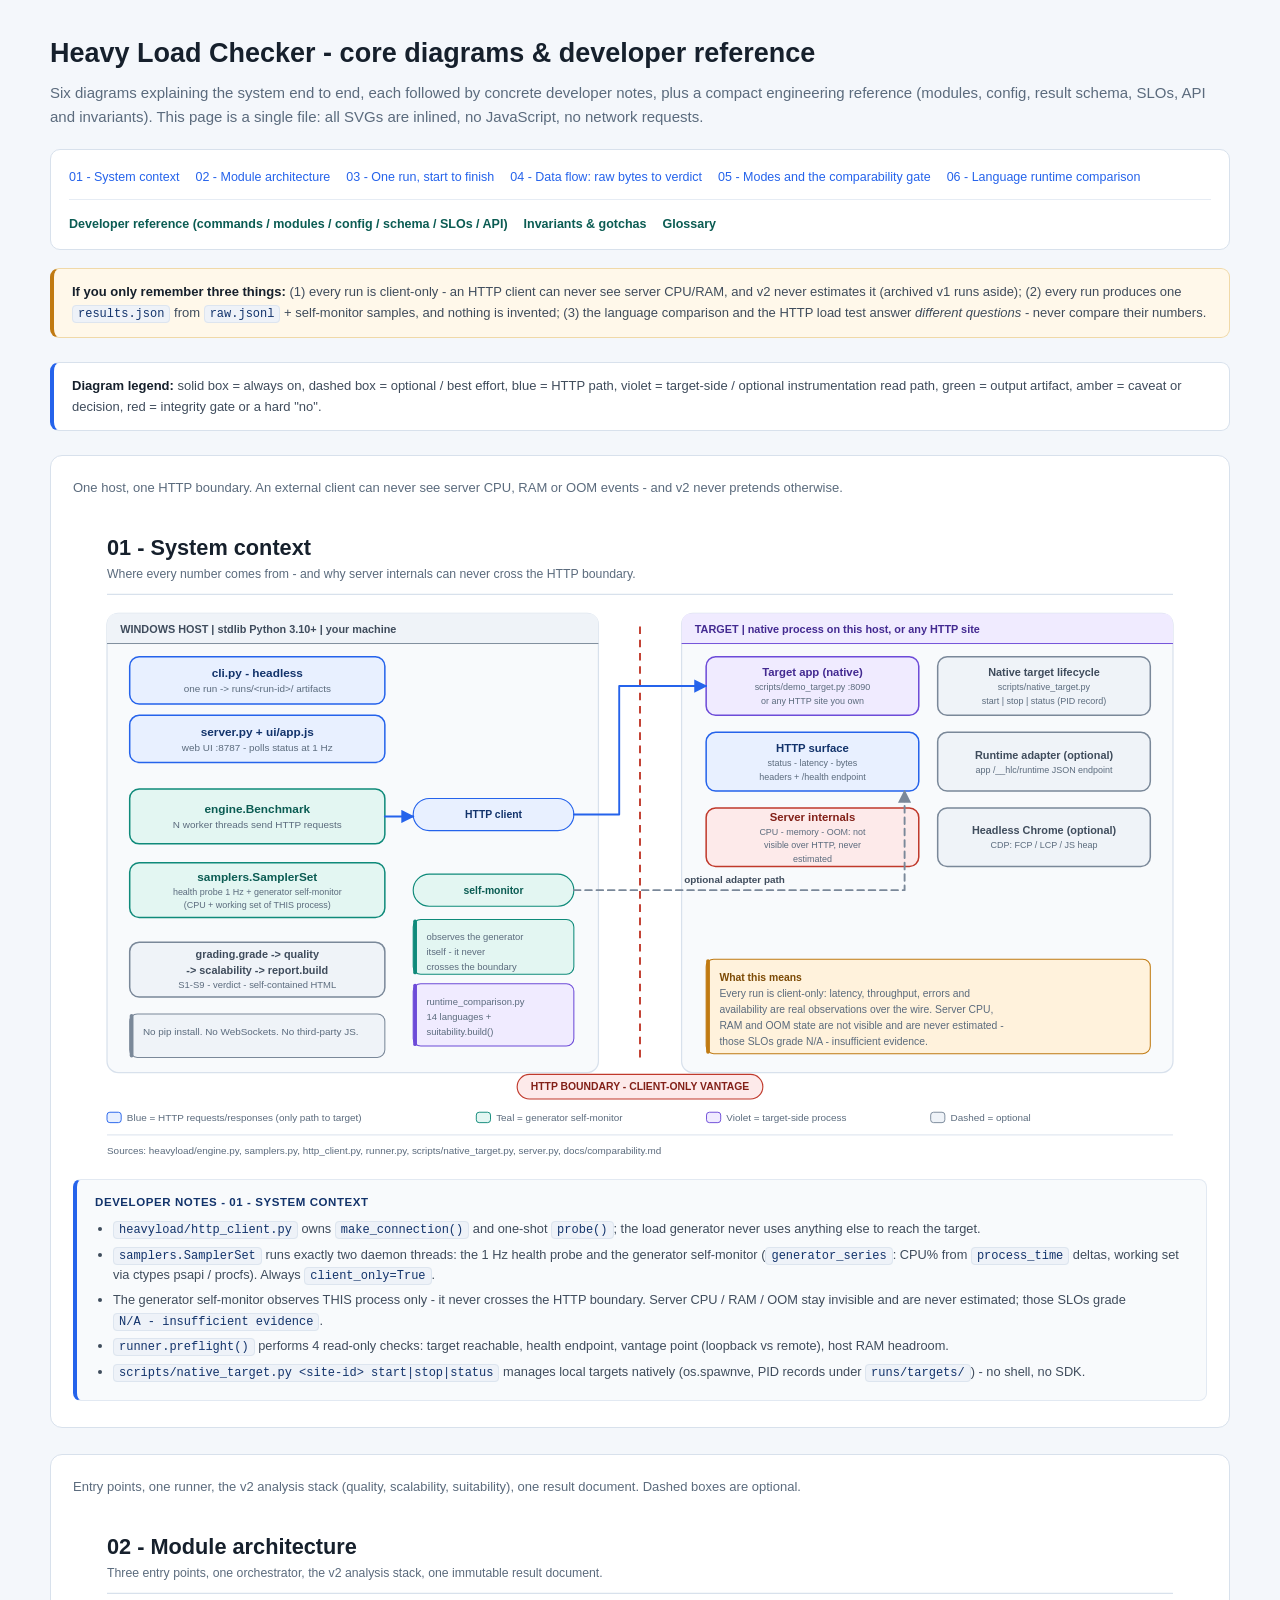
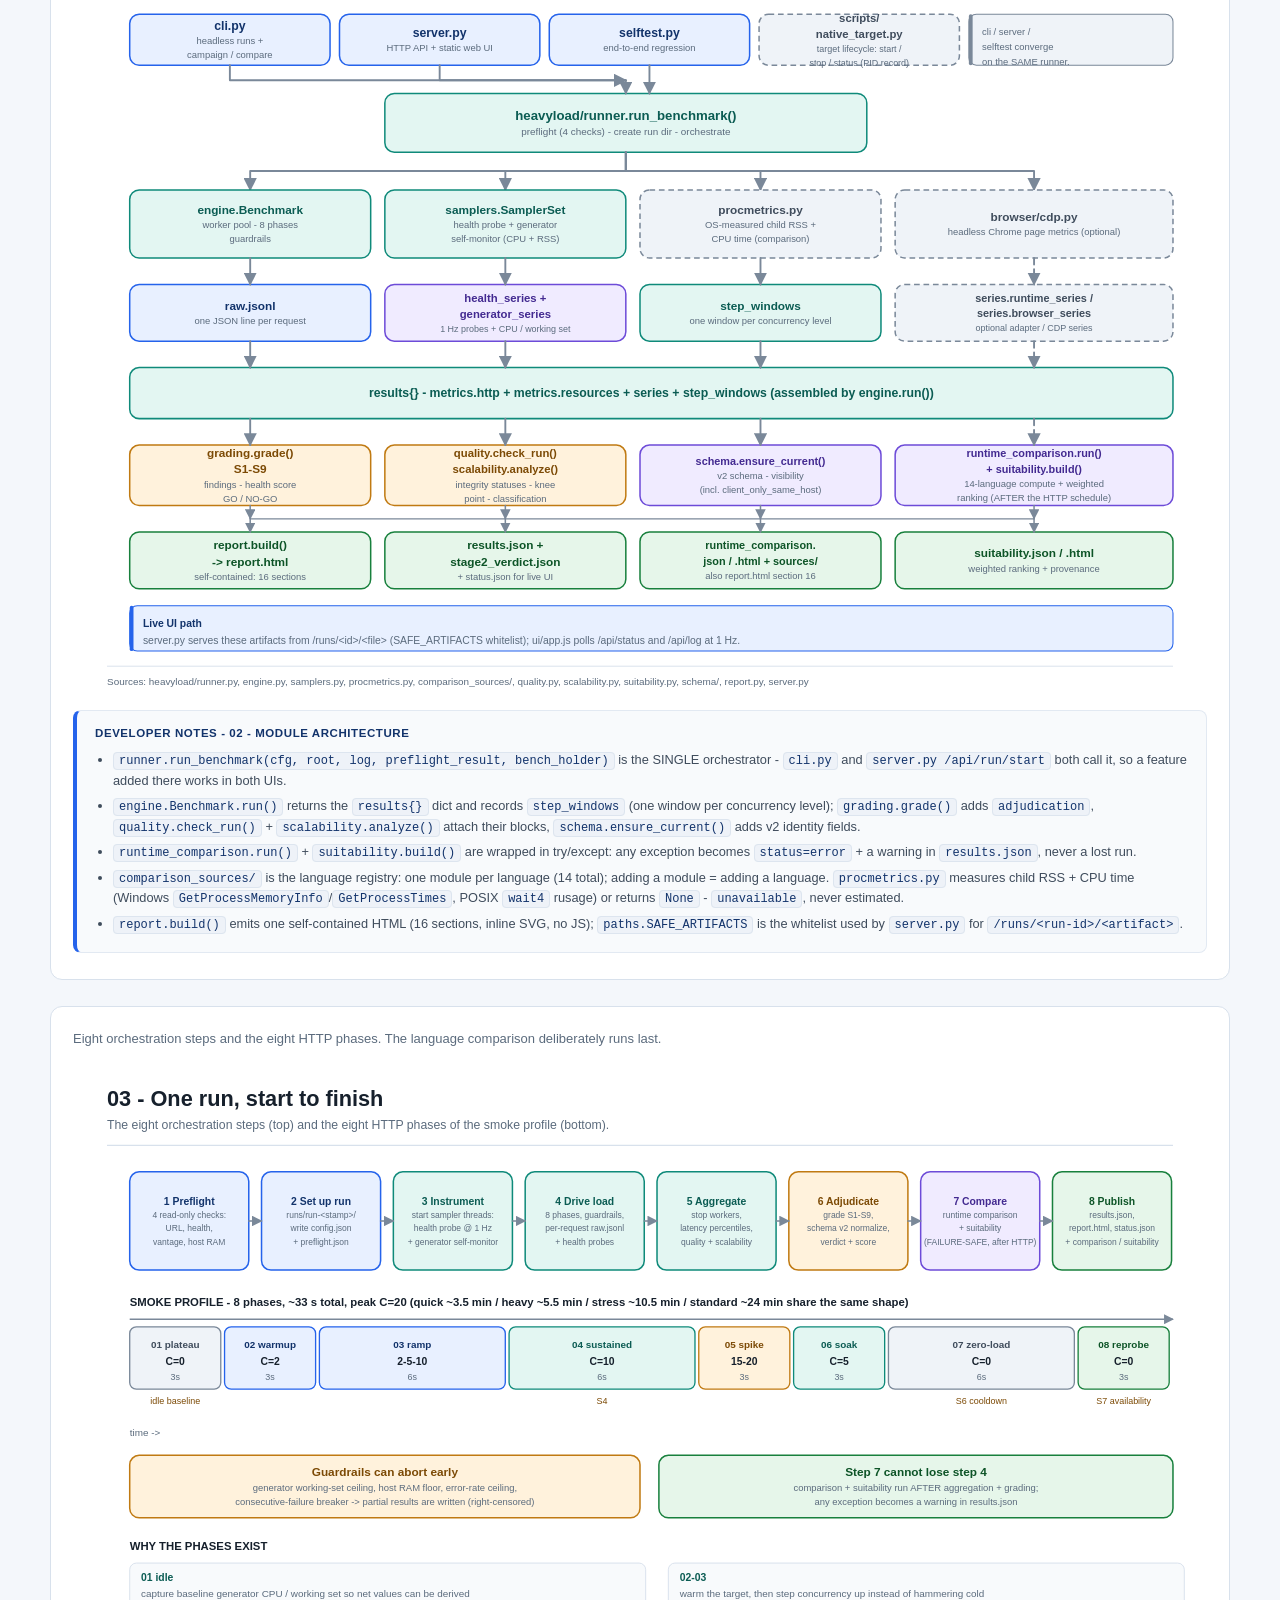
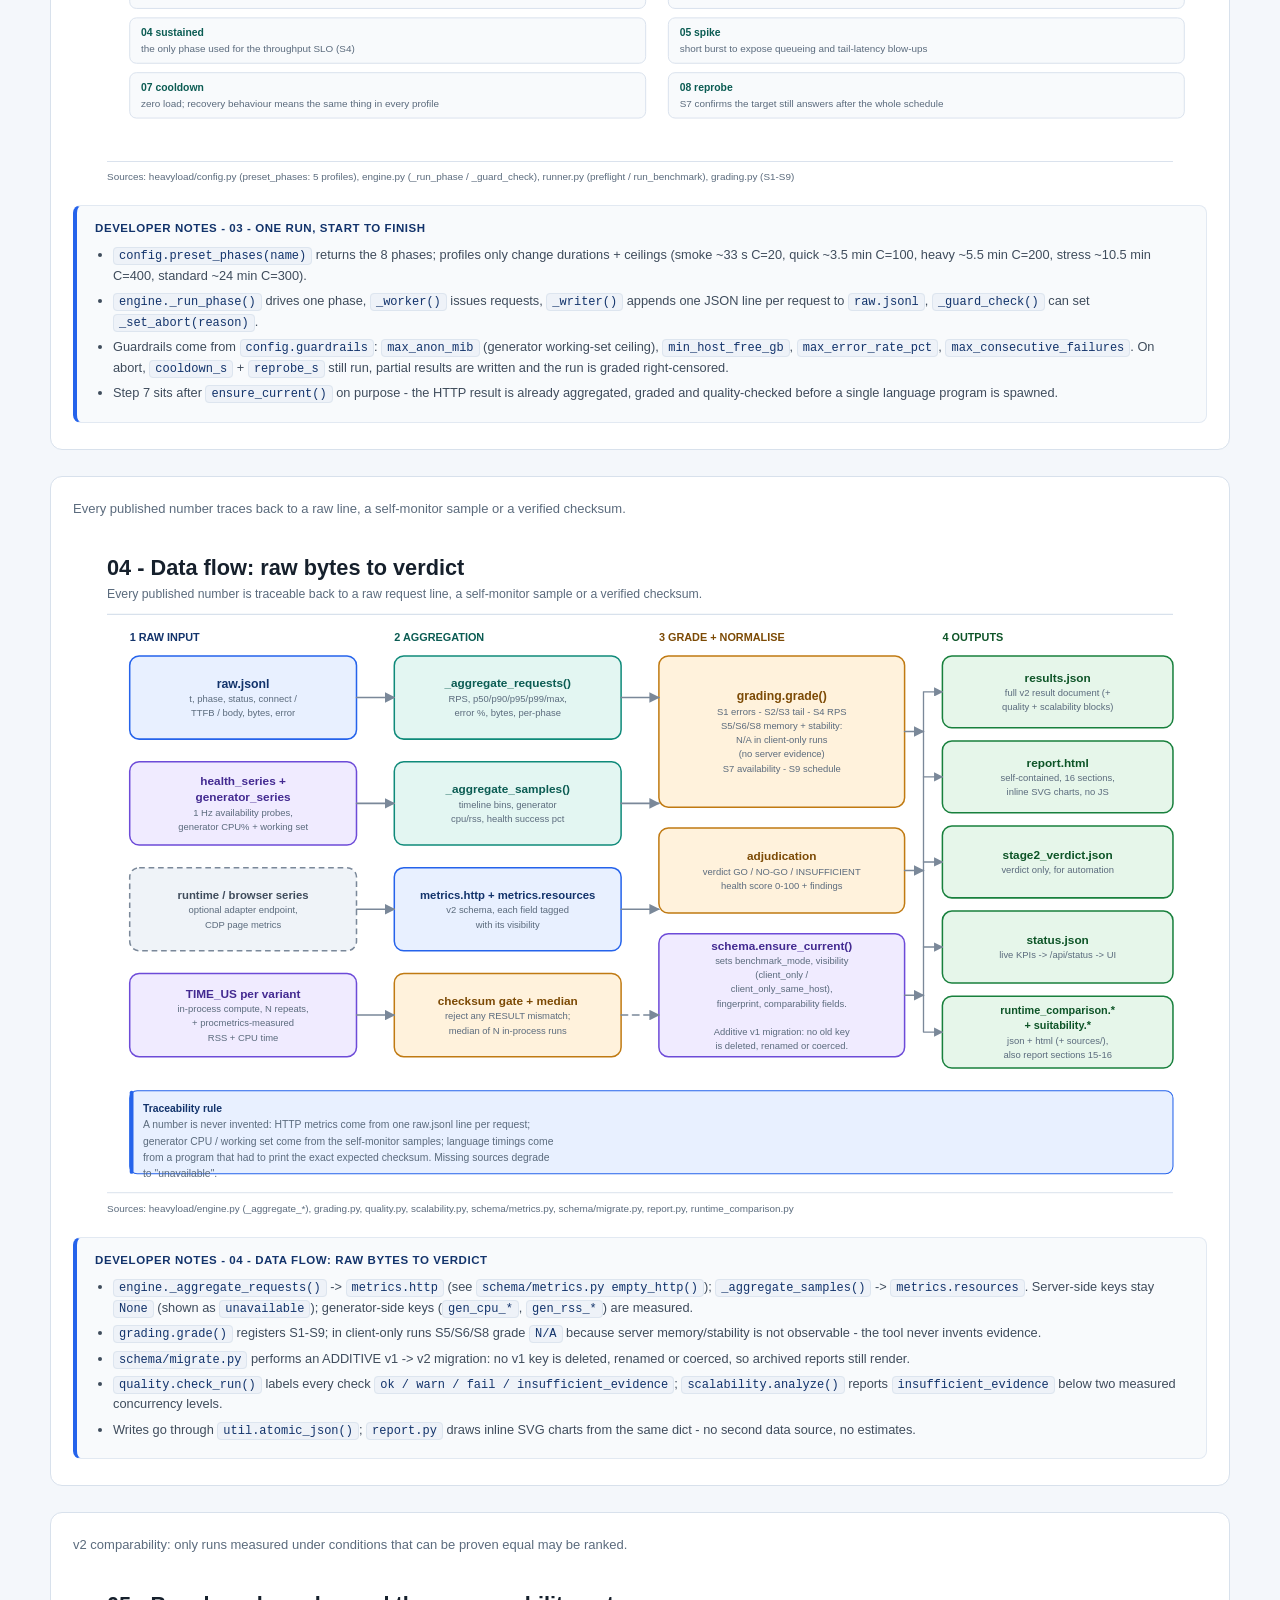
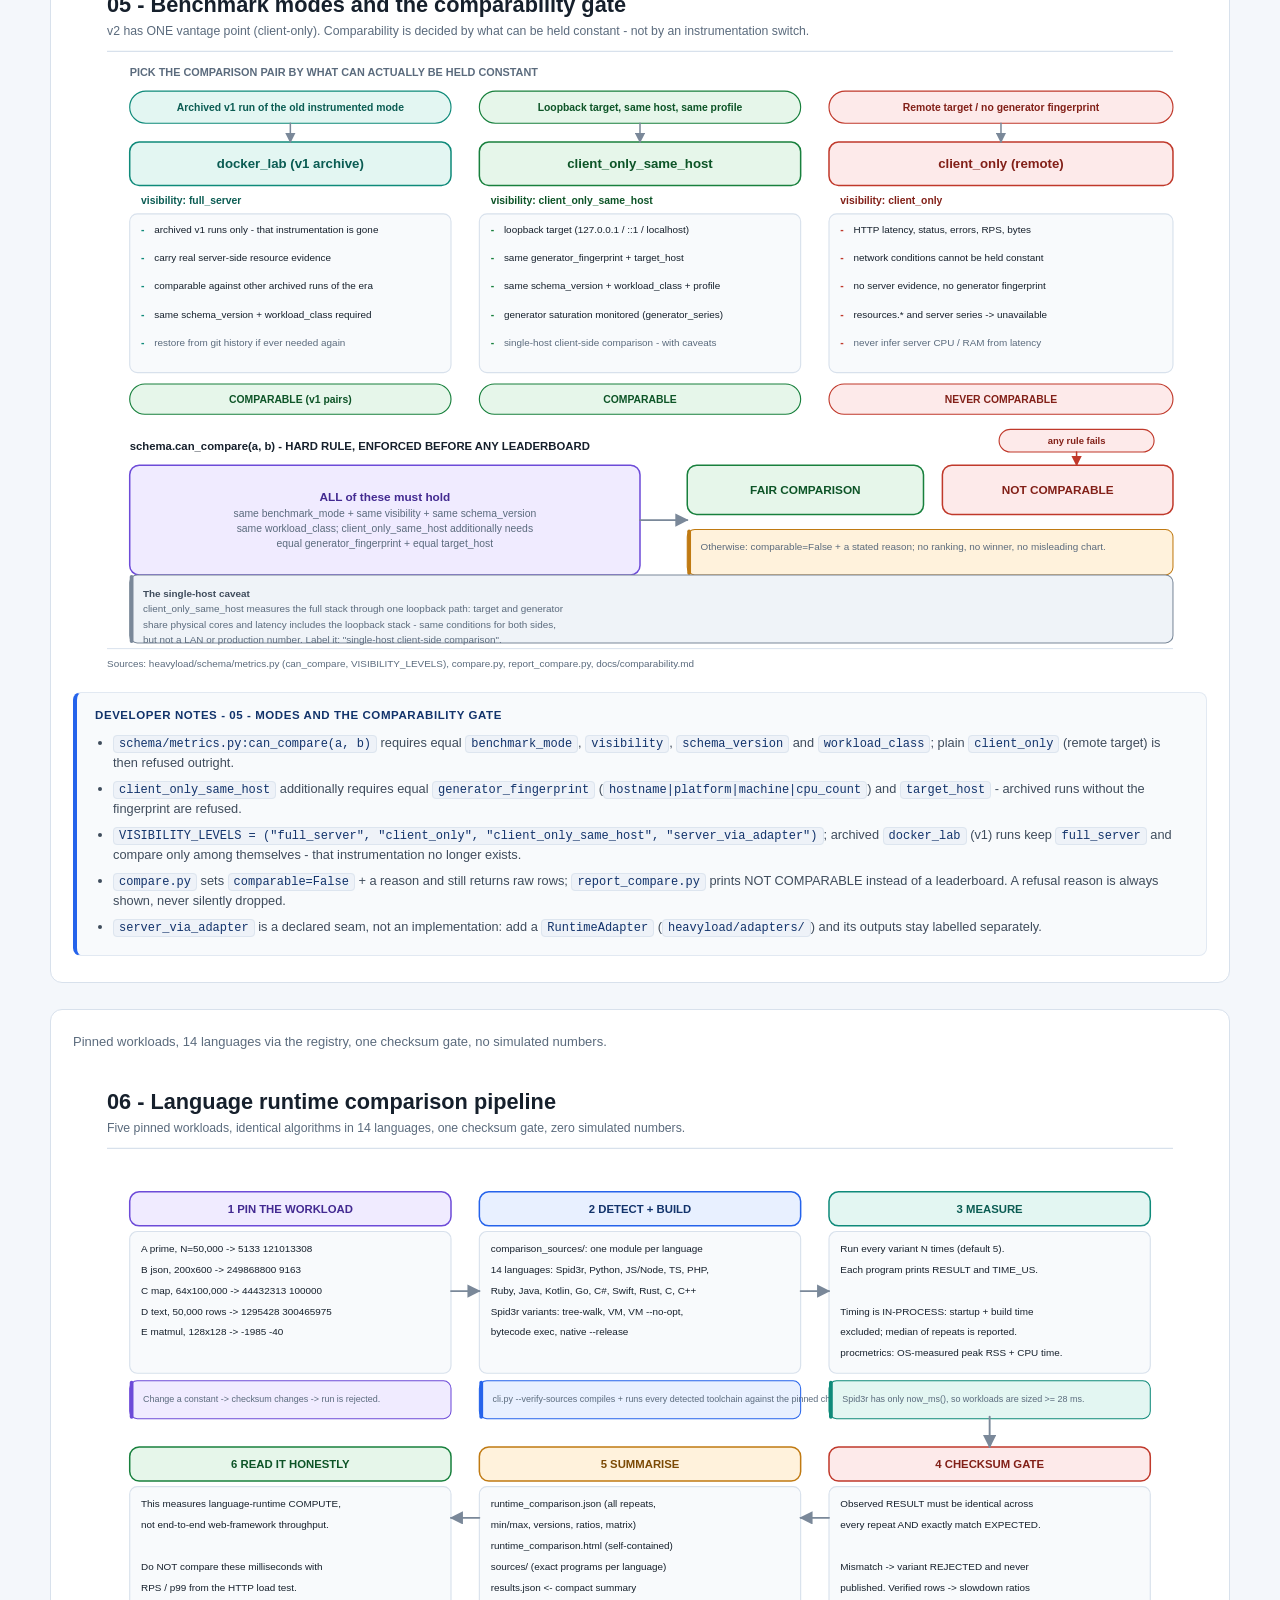
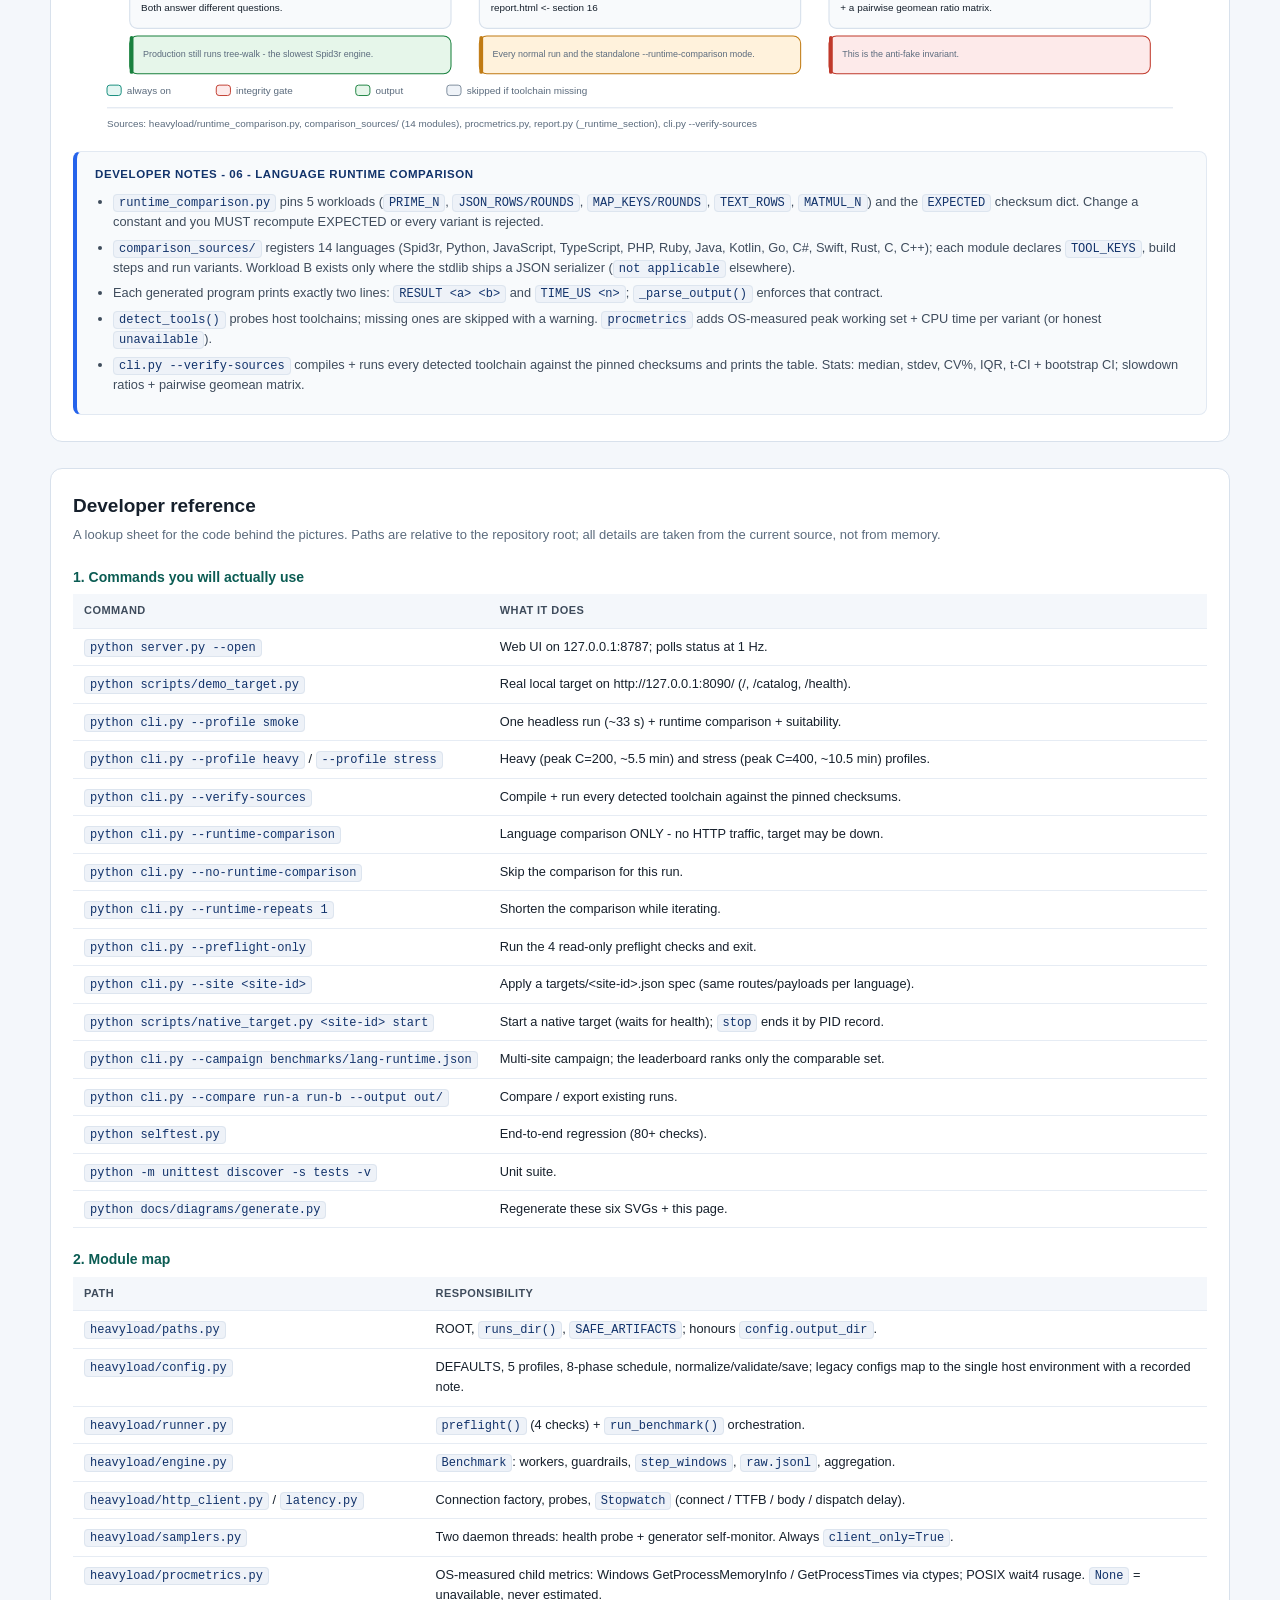
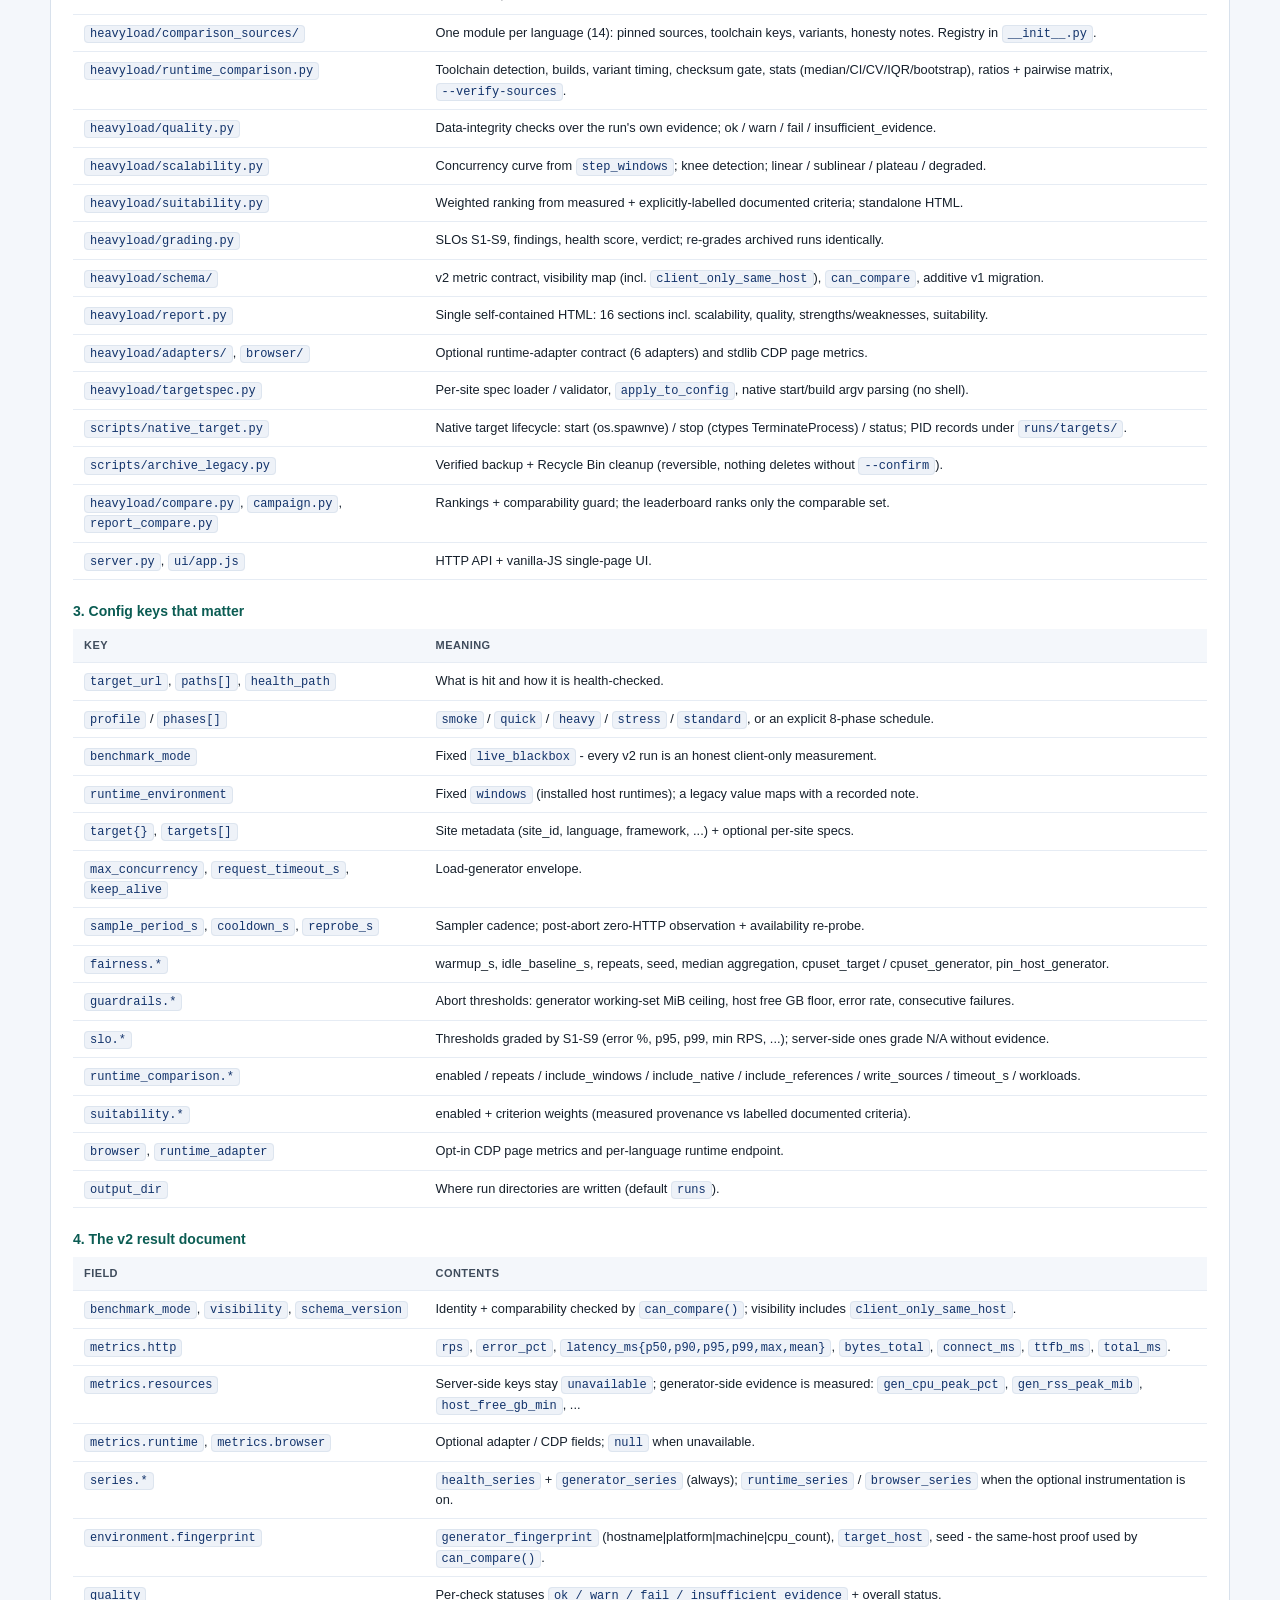
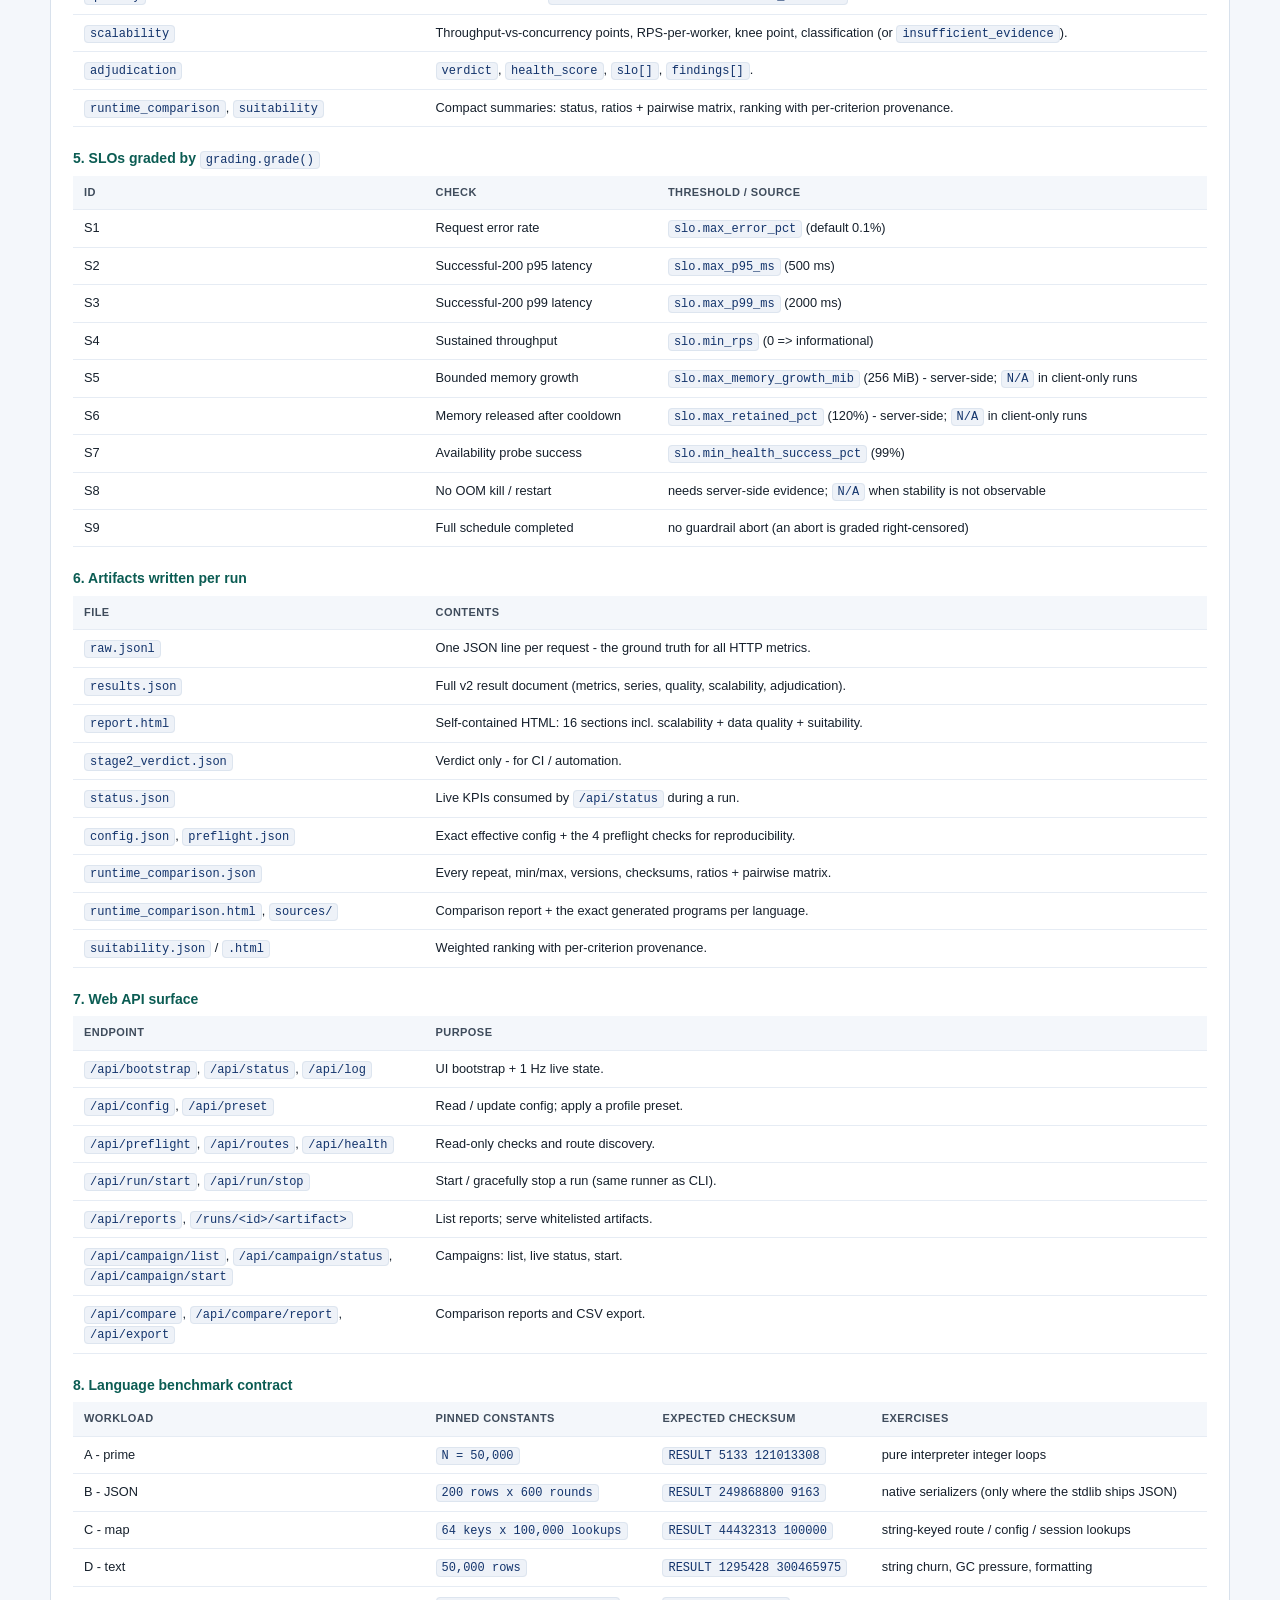
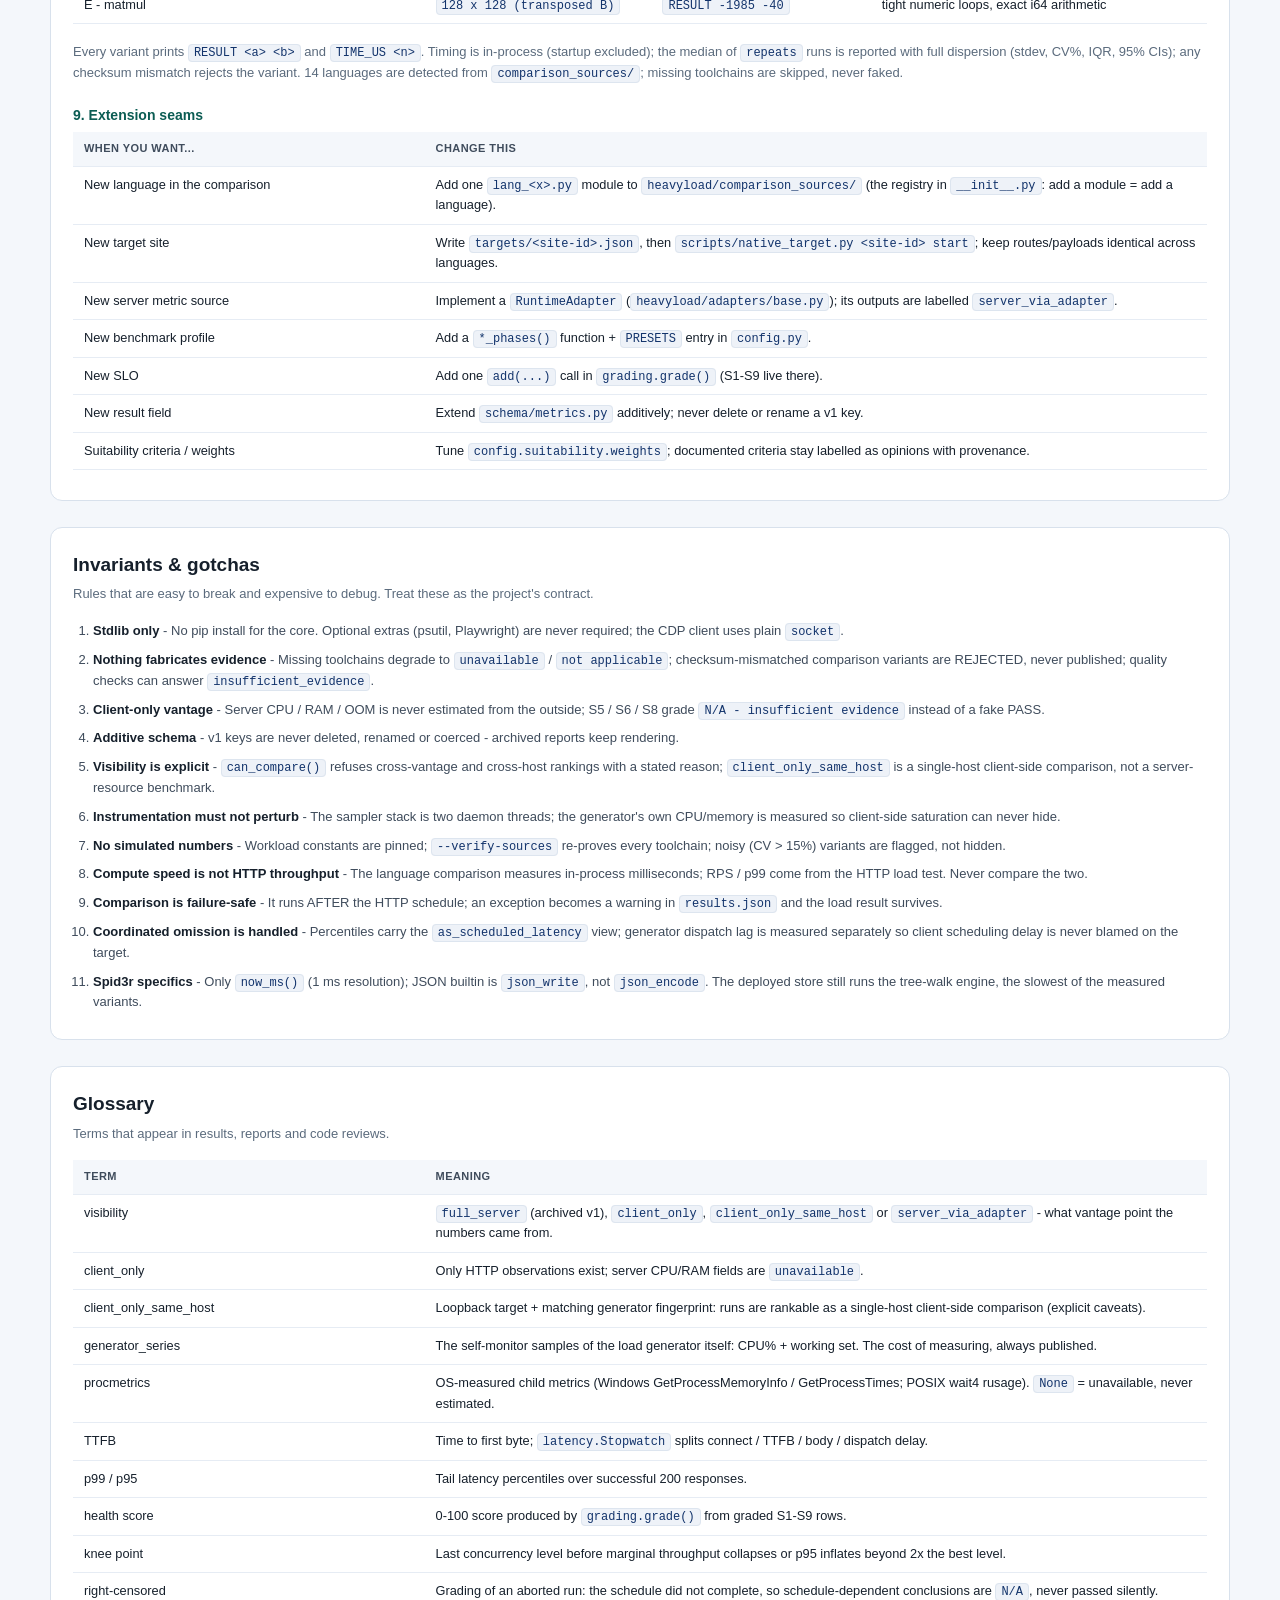
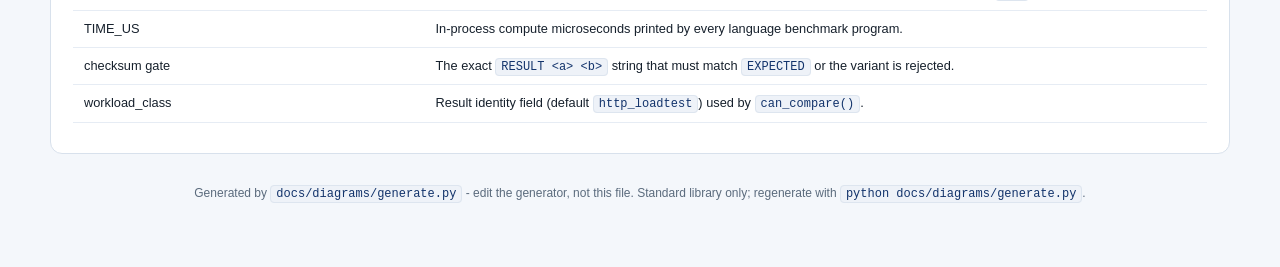
<file: docs/diagrams/index.html>
<!doctype html>
<html lang="en">
<head>
<meta charset="utf-8">
<meta name="viewport" content="width=device-width, initial-scale=1">
<title>Heavy Load Checker - core diagrams &amp; developer reference</title>
<style>
  :root { color-scheme: light; }
  body { margin:0; padding:32px 18px 64px; background:#f4f7fb; color:#16202c;
         font:15px/1.6 "Segoe UI",Arial,Helvetica,sans-serif; }
  main { max-width:1180px; margin:0 auto; }
  h1 { font-size:27px; margin:0 0 6px; }
  .lead { color:#5b6b7d; margin:0 0 20px; }
  nav { background:#fff; border:1px solid #d8e1ec; border-radius:10px;
        padding:14px 18px; margin-bottom:18px; }
  nav a { color:#2563eb; text-decoration:none; margin-right:16px;
          white-space:nowrap; font-size:12.5px; }
  nav a:hover { text-decoration:underline; }
  nav .sep { display:block; height:1px; background:#e6ecf4; margin:11px 0; }
  nav .reflink { color:#0b5c53; font-weight:700; }
  .legend, .callout { background:#fff; border:1px solid #d8e1ec;
        border-left:4px solid #2563eb; border-radius:9px;
        padding:13px 18px; margin:0 0 24px; font-size:13px; color:#3f4c5c; }
  .callout { background:#fff8ea; border-color:#f0d9a8; border-left-color:#c07a12; }
  .legend b, .callout b { color:#16202c; }
  section { background:#fff; border:1px solid #d8e1ec; border-radius:12px;
            padding:22px 22px 12px; margin:0 0 26px; }
  section h2 { font-size:19px; margin:0 0 4px; }
  section p { color:#5b6b7d; margin:0 0 16px; font-size:13px; }
  section svg { width:100%; height:auto; display:block; }
  .devnotes { margin:2px 0 14px; padding:13px 18px; background:#f8fafc;
        border:1px solid #e2e9f2; border-left:4px solid #2563eb; border-radius:8px; }
  .devnotes h3 { font-size:11.5px; margin:0 0 8px; color:#12336b;
        text-transform:uppercase; letter-spacing:.05em; }
  .devnotes ul { margin:0; padding-left:18px; font-size:12.8px; color:#3f4c5c; }
  .devnotes li { margin:5px 0; }
  .ref h3 { font-size:14px; margin:20px 0 4px; color:#0b5c53; }
  .ref h3:first-child { margin-top:4px; }
  code { background:#eef2f8; border:1px solid #dde5ef; border-radius:4px;
        padding:1px 5px; font:12px/1.5 Consolas,"Courier New",monospace;
        color:#12336b; white-space:nowrap; }
  table { width:100%; border-collapse:collapse; font-size:12.8px; margin:6px 0 18px; }
  th, td { text-align:left; padding:8px 11px; border-bottom:1px solid #e6ecf4;
           vertical-align:top; }
  th { background:#f4f7fb; color:#3f4c5c; font-size:11px;
       text-transform:uppercase; letter-spacing:.04em; }
  tbody tr:hover { background:#fafbfd; }
  td:first-child { width:31%; }
  ol.inv { padding-left:20px; font-size:13px; color:#3f4c5c; margin:4px 0 14px; }
  ol.inv li { margin:8px 0; }
  ol.inv strong { color:#16202c; }
  footer { color:#5b6b7d; font-size:12px; text-align:center; margin-top:30px; }
  @media print { body { background:#fff; } section, .devnotes, table {
      break-inside:avoid; } nav { display:none; } }
</style>
</head>
<body><main>
<h1>Heavy Load Checker - core diagrams &amp; developer reference</h1>
<p class="lead">Six diagrams explaining the system end to end, each followed by
concrete developer notes, plus a compact engineering reference (modules, config,
result schema, SLOs, API and invariants). This page is a single file: all SVGs
are inlined, no JavaScript, no network requests.</p>
<nav>
<a href="#d1">01 - System context</a><a href="#d2">02 - Module architecture</a><a href="#d3">03 - One run, start to finish</a><a href="#d4">04 - Data flow: raw bytes to verdict</a><a href="#d5">05 - Modes and the comparability gate</a><a href="#d6">06 - Language runtime comparison</a><span class="sep"></span><a class="reflink" href="#ref">Developer reference (commands / modules / config / schema / SLOs / API)</a><a class="reflink" href="#invariants">Invariants &amp; gotchas</a><a class="reflink" href="#glossary">Glossary</a></nav>
<div class="callout"><b>If you only remember three things:</b> (1) every run is client-only - an HTTP client can never see server CPU/RAM, and v2 never estimates it (archived v1 runs aside); (2) every run produces one <code>results.json</code> from <code>raw.jsonl</code> + self-monitor samples, and nothing is invented; (3) the language comparison and the HTTP load test answer <em>different questions</em> - never compare their numbers.</div>
<div class="legend"><b>Diagram legend:</b> solid box = always on, dashed box = optional / best effort, blue = HTTP path, violet = target-side / optional instrumentation read path, green = output artifact, amber = caveat or decision, red = integrity gate or a hard "no".</div>
<section id="d1"><p>One host, one HTTP boundary. An external client can never see server CPU, RAM or OOM events - and v2 never pretends otherwise.</p>
<svg xmlns="http://www.w3.org/2000/svg" width="1200" height="700" viewBox="0 0 1200 700" role="img" aria-labelledby="ttl-1 dsc-1">
<title id="ttl-1">01 - System context</title>
<desc id="dsc-1">Where every number comes from - and why server internals can never cross the HTTP boundary.</desc>
<defs>
<marker id="ar_blue-1" viewBox="0 0 10 10" refX="9" refY="5" markerWidth="7" markerHeight="7" orient="auto-start-reverse"><path d="M0,0 L10,5 L0,10 z" fill="#2563eb"/></marker>
<marker id="ar_teal-1" viewBox="0 0 10 10" refX="9" refY="5" markerWidth="7" markerHeight="7" orient="auto-start-reverse"><path d="M0,0 L10,5 L0,10 z" fill="#0f8a7a"/></marker>
<marker id="ar_violet-1" viewBox="0 0 10 10" refX="9" refY="5" markerWidth="7" markerHeight="7" orient="auto-start-reverse"><path d="M0,0 L10,5 L0,10 z" fill="#6d4bd8"/></marker>
<marker id="ar_amber-1" viewBox="0 0 10 10" refX="9" refY="5" markerWidth="7" markerHeight="7" orient="auto-start-reverse"><path d="M0,0 L10,5 L0,10 z" fill="#c07a12"/></marker>
<marker id="ar_green-1" viewBox="0 0 10 10" refX="9" refY="5" markerWidth="7" markerHeight="7" orient="auto-start-reverse"><path d="M0,0 L10,5 L0,10 z" fill="#18803d"/></marker>
<marker id="ar_red-1" viewBox="0 0 10 10" refX="9" refY="5" markerWidth="7" markerHeight="7" orient="auto-start-reverse"><path d="M0,0 L10,5 L0,10 z" fill="#c0392b"/></marker>
<marker id="ar_gray-1" viewBox="0 0 10 10" refX="9" refY="5" markerWidth="7" markerHeight="7" orient="auto-start-reverse"><path d="M0,0 L10,5 L0,10 z" fill="#7a8899"/></marker>
<marker id="ar_ink-1" viewBox="0 0 10 10" refX="9" refY="5" markerWidth="7" markerHeight="7" orient="auto-start-reverse"><path d="M0,0 L10,5 L0,10 z" fill="#5b6b7d"/></marker>
</defs>
<rect width="1200" height="700" fill="#ffffff"/>
<text x="36" y="42" font-family="Segoe UI, Arial, Helvetica, sans-serif" font-size="23" font-weight="700" fill="#16202c">01 - System context</text>
<text x="36" y="67" font-family="Segoe UI, Arial, Helvetica, sans-serif" font-size="13" fill="#5b6b7d">Where every number comes from - and why server internals can never cross the HTTP boundary.</text>
<line x1="36" y1="84" x2="1164" y2="84" stroke="#d8e1ec" stroke-width="1.5"/>
<rect x="36" y="104" width="520" height="486" rx="12" fill="#f8fafc" stroke="#d8e1ec" stroke-width="1.3"/>
<path d="M36,136 L36,116 Q36,104 48,104 L544,104 Q556,104 556,116 L556,136 Z" fill="#eff3f8"/>
<line x1="36" y1="136" x2="556" y2="136" stroke="#7a8899" stroke-width="1"/>
<text x="50" y="125" font-family="Segoe UI, Arial, Helvetica, sans-serif" font-size="11.5" font-weight="700" fill="#3f4c5c" text-anchor="start">WINDOWS HOST  |  stdlib Python 3.10+  |  your machine</text>
<rect x="644" y="104" width="520" height="486" rx="12" fill="#f8fafc" stroke="#d8e1ec" stroke-width="1.3"/>
<path d="M644,136 L644,116 Q644,104 656,104 L1152,104 Q1164,104 1164,116 L1164,136 Z" fill="#f0ebff"/>
<line x1="644" y1="136" x2="1164" y2="136" stroke="#6d4bd8" stroke-width="1"/>
<text x="658" y="125" font-family="Segoe UI, Arial, Helvetica, sans-serif" font-size="11.5" font-weight="700" fill="#432a91" text-anchor="start">TARGET  |  native process on this host, or any HTTP site</text>
<rect x="60" y="150" width="270" height="50" rx="10" fill="#e8f0ff" stroke="#2563eb" stroke-width="1.6"/>
<text x="195.0" y="171.5" font-family="Segoe UI, Arial, Helvetica, sans-serif" font-size="12.5" font-weight="700" fill="#12336b" text-anchor="middle">cli.py  -  headless</text>
<text x="195.0" y="187.3" font-family="Segoe UI, Arial, Helvetica, sans-serif" font-size="10.5" font-weight="400" fill="#5b6b7d" text-anchor="middle">one run -&gt; runs/&lt;run-id&gt;/ artifacts</text>
<rect x="60" y="212" width="270" height="50" rx="10" fill="#e8f0ff" stroke="#2563eb" stroke-width="1.6"/>
<text x="195.0" y="233.5" font-family="Segoe UI, Arial, Helvetica, sans-serif" font-size="12.5" font-weight="700" fill="#12336b" text-anchor="middle">server.py + ui/app.js</text>
<text x="195.0" y="249.3" font-family="Segoe UI, Arial, Helvetica, sans-serif" font-size="10.5" font-weight="400" fill="#5b6b7d" text-anchor="middle">web UI :8787 - polls status at 1 Hz</text>
<rect x="60" y="290" width="270" height="58" rx="10" fill="#e3f6f2" stroke="#0f8a7a" stroke-width="1.6"/>
<text x="195.0" y="315.5" font-family="Segoe UI, Arial, Helvetica, sans-serif" font-size="12.5" font-weight="700" fill="#0b5c53" text-anchor="middle">engine.Benchmark</text>
<text x="195.0" y="331.3" font-family="Segoe UI, Arial, Helvetica, sans-serif" font-size="10.5" font-weight="400" fill="#5b6b7d" text-anchor="middle">N worker threads send HTTP requests</text>
<rect x="60" y="368" width="270" height="58" rx="10" fill="#e3f6f2" stroke="#0f8a7a" stroke-width="1.6"/>
<text x="195.0" y="386.8" font-family="Segoe UI, Arial, Helvetica, sans-serif" font-size="12.5" font-weight="700" fill="#0b5c53" text-anchor="middle">samplers.SamplerSet</text>
<text x="195.0" y="401.7" font-family="Segoe UI, Arial, Helvetica, sans-serif" font-size="9.5" font-weight="400" fill="#5b6b7d" text-anchor="middle">health probe 1 Hz + generator self-monitor</text>
<text x="195.0" y="416.2" font-family="Segoe UI, Arial, Helvetica, sans-serif" font-size="9.5" font-weight="400" fill="#5b6b7d" text-anchor="middle">(CPU + working set of THIS process)</text>
<rect x="60" y="452" width="270" height="58" rx="10" fill="#eff3f8" stroke="#7a8899" stroke-width="1.6"/>
<text x="195.0" y="469.2" font-family="Segoe UI, Arial, Helvetica, sans-serif" font-size="11.5" font-weight="700" fill="#3f4c5c" text-anchor="middle">grading.grade -&gt; quality</text>
<text x="195.0" y="485.7" font-family="Segoe UI, Arial, Helvetica, sans-serif" font-size="11.5" font-weight="700" fill="#3f4c5c" text-anchor="middle">-&gt; scalability -&gt; report.build</text>
<text x="195.0" y="500.9" font-family="Segoe UI, Arial, Helvetica, sans-serif" font-size="10" font-weight="400" fill="#5b6b7d" text-anchor="middle">S1-S9 - verdict - self-contained HTML</text>
<rect x="60" y="528" width="270" height="46" rx="8" fill="#eff3f8" stroke="#7a8899" stroke-width="1.1"/>
<rect x="60" y="528" width="4" height="46" rx="2" fill="#7a8899" stroke="#7a8899" stroke-width="0"/>
<text x="74" y="550" font-family="Segoe UI, Arial, Helvetica, sans-serif" font-size="10.5" font-weight="400" fill="#5b6b7d" text-anchor="start">No pip install. No WebSockets. No third-party JS.</text>
<rect x="360" y="300" width="170" height="34" rx="17.0" fill="#e8f0ff" stroke="#2563eb" stroke-width="1.2"/>
<text x="445.0" y="320.74" font-family="Segoe UI, Arial, Helvetica, sans-serif" font-size="11" font-weight="700" fill="#12336b" text-anchor="middle">HTTP client</text>
<rect x="360" y="380" width="170" height="34" rx="17.0" fill="#e3f6f2" stroke="#0f8a7a" stroke-width="1.2"/>
<text x="445.0" y="400.74" font-family="Segoe UI, Arial, Helvetica, sans-serif" font-size="11" font-weight="700" fill="#0b5c53" text-anchor="middle">self-monitor</text>
<rect x="360" y="428" width="170" height="58" rx="8" fill="#e3f6f2" stroke="#0f8a7a" stroke-width="1.1"/>
<rect x="360" y="428" width="4" height="58" rx="2" fill="#0f8a7a" stroke="#0f8a7a" stroke-width="0"/>
<text x="374" y="450" font-family="Segoe UI, Arial, Helvetica, sans-serif" font-size="10" font-weight="400" fill="#5b6b7d" text-anchor="start">observes the generator</text>
<text x="374" y="466" font-family="Segoe UI, Arial, Helvetica, sans-serif" font-size="10" font-weight="400" fill="#5b6b7d" text-anchor="start">itself - it never</text>
<text x="374" y="482" font-family="Segoe UI, Arial, Helvetica, sans-serif" font-size="10" font-weight="400" fill="#5b6b7d" text-anchor="start">crosses the boundary</text>
<rect x="360" y="496" width="170" height="66" rx="8" fill="#f0ebff" stroke="#6d4bd8" stroke-width="1.1"/>
<rect x="360" y="496" width="4" height="66" rx="2" fill="#6d4bd8" stroke="#6d4bd8" stroke-width="0"/>
<text x="374" y="518" font-family="Segoe UI, Arial, Helvetica, sans-serif" font-size="10" font-weight="400" fill="#5b6b7d" text-anchor="start">runtime_comparison.py</text>
<text x="374" y="534" font-family="Segoe UI, Arial, Helvetica, sans-serif" font-size="10" font-weight="400" fill="#5b6b7d" text-anchor="start">14 languages +</text>
<text x="374" y="550" font-family="Segoe UI, Arial, Helvetica, sans-serif" font-size="10" font-weight="400" fill="#5b6b7d" text-anchor="start">suitability.build()</text>
<polyline points="330.0,319.0 360.0,319.0" fill="none" stroke="#2563eb" stroke-width="2.0" stroke-linejoin="round" stroke-linecap="round" marker-end="url(#ar_blue-1)"/>
<rect x="670" y="150" width="225" height="62" rx="10" fill="#f0ebff" stroke="#6d4bd8" stroke-width="1.6"/>
<text x="782.5" y="170.6" font-family="Segoe UI, Arial, Helvetica, sans-serif" font-size="12" font-weight="700" fill="#432a91" text-anchor="middle">Target app (native)</text>
<text x="782.5" y="185.5" font-family="Segoe UI, Arial, Helvetica, sans-serif" font-size="9.5" font-weight="400" fill="#5b6b7d" text-anchor="middle">scripts/demo_target.py :8090</text>
<text x="782.5" y="200.0" font-family="Segoe UI, Arial, Helvetica, sans-serif" font-size="9.5" font-weight="400" fill="#5b6b7d" text-anchor="middle">or any HTTP site you own</text>
<rect x="670" y="230" width="225" height="62" rx="10" fill="#e8f0ff" stroke="#2563eb" stroke-width="1.6"/>
<text x="782.5" y="250.6" font-family="Segoe UI, Arial, Helvetica, sans-serif" font-size="12" font-weight="700" fill="#12336b" text-anchor="middle">HTTP surface</text>
<text x="782.5" y="265.5" font-family="Segoe UI, Arial, Helvetica, sans-serif" font-size="9.5" font-weight="400" fill="#5b6b7d" text-anchor="middle">status - latency - bytes</text>
<text x="782.5" y="280.0" font-family="Segoe UI, Arial, Helvetica, sans-serif" font-size="9.5" font-weight="400" fill="#5b6b7d" text-anchor="middle">headers + /health endpoint</text>
<rect x="670" y="310" width="225" height="62" rx="10" fill="#fdeaea" stroke="#c0392b" stroke-width="1.6"/>
<text x="782.5" y="323.3" font-family="Segoe UI, Arial, Helvetica, sans-serif" font-size="12" font-weight="700" fill="#822018" text-anchor="middle">Server internals</text>
<text x="782.5" y="338.2" font-family="Segoe UI, Arial, Helvetica, sans-serif" font-size="9.5" font-weight="400" fill="#5b6b7d" text-anchor="middle">CPU - memory - OOM: not</text>
<text x="782.5" y="352.7" font-family="Segoe UI, Arial, Helvetica, sans-serif" font-size="9.5" font-weight="400" fill="#5b6b7d" text-anchor="middle">visible over HTTP, never</text>
<text x="782.5" y="367.2" font-family="Segoe UI, Arial, Helvetica, sans-serif" font-size="9.5" font-weight="400" fill="#5b6b7d" text-anchor="middle">estimated</text>
<rect x="915" y="150" width="225" height="62" rx="10" fill="#eff3f8" stroke="#7a8899" stroke-width="1.6"/>
<text x="1027.5" y="170.4" font-family="Segoe UI, Arial, Helvetica, sans-serif" font-size="11.5" font-weight="700" fill="#3f4c5c" text-anchor="middle">Native target lifecycle</text>
<text x="1027.5" y="185.2" font-family="Segoe UI, Arial, Helvetica, sans-serif" font-size="9.5" font-weight="400" fill="#5b6b7d" text-anchor="middle">scripts/native_target.py</text>
<text x="1027.5" y="199.7" font-family="Segoe UI, Arial, Helvetica, sans-serif" font-size="9.5" font-weight="400" fill="#5b6b7d" text-anchor="middle">start | stop | status (PID record)</text>
<rect x="915" y="230" width="225" height="62" rx="10" fill="#eff3f8" stroke="#7a8899" stroke-width="1.6"/>
<text x="1027.5" y="257.7" font-family="Segoe UI, Arial, Helvetica, sans-serif" font-size="11.5" font-weight="700" fill="#3f4c5c" text-anchor="middle">Runtime adapter (optional)</text>
<text x="1027.5" y="272.5" font-family="Segoe UI, Arial, Helvetica, sans-serif" font-size="9.5" font-weight="400" fill="#5b6b7d" text-anchor="middle">app /__hlc/runtime JSON endpoint</text>
<rect x="915" y="310" width="225" height="62" rx="10" fill="#eff3f8" stroke="#7a8899" stroke-width="1.6"/>
<text x="1027.5" y="337.7" font-family="Segoe UI, Arial, Helvetica, sans-serif" font-size="11.5" font-weight="700" fill="#3f4c5c" text-anchor="middle">Headless Chrome (optional)</text>
<text x="1027.5" y="352.5" font-family="Segoe UI, Arial, Helvetica, sans-serif" font-size="9.5" font-weight="400" fill="#5b6b7d" text-anchor="middle">CDP: FCP / LCP / JS heap</text>
<line x1="600" y1="118" x2="600" y2="580" stroke="#c0392b" stroke-width="2" stroke-dasharray="8 6"/>
<polyline points="530.0,317.0 578.0,317.0 578.0,181.0 670.0,181.0" fill="none" stroke="#2563eb" stroke-width="2.0" stroke-linejoin="round" stroke-linecap="round" marker-end="url(#ar_blue-1)"/>
<polyline points="530.0,397.0 880.0,397.0 880.0,292.0" fill="none" stroke="#7a8899" stroke-width="2.0" stroke-linejoin="round" stroke-linecap="round" marker-end="url(#ar_gray-1)" stroke-dasharray="7 5"/>
<text x="700" y="389" font-family="Segoe UI, Arial, Helvetica, sans-serif" font-size="10.5" font-weight="700" fill="#3f4c5c" text-anchor="middle">optional adapter path</text>
<rect x="670" y="470" width="470" height="100" rx="8" fill="#fff2dc" stroke="#c07a12" stroke-width="1.1"/>
<rect x="670" y="470" width="4" height="100" rx="2" fill="#c07a12" stroke="#c07a12" stroke-width="0"/>
<text x="684" y="493" font-family="Segoe UI, Arial, Helvetica, sans-serif" font-size="11" font-weight="700" fill="#7c4a05" text-anchor="start">What this means</text>
<text x="684" y="510" font-family="Segoe UI, Arial, Helvetica, sans-serif" font-size="11" font-weight="400" fill="#5b6b7d" text-anchor="start">Every run is client-only: latency, throughput, errors and</text>
<text x="684" y="527" font-family="Segoe UI, Arial, Helvetica, sans-serif" font-size="11" font-weight="400" fill="#5b6b7d" text-anchor="start">availability are real observations over the wire. Server CPU,</text>
<text x="684" y="544" font-family="Segoe UI, Arial, Helvetica, sans-serif" font-size="11" font-weight="400" fill="#5b6b7d" text-anchor="start">RAM and OOM state are not visible and are never estimated -</text>
<text x="684" y="561" font-family="Segoe UI, Arial, Helvetica, sans-serif" font-size="11" font-weight="400" fill="#5b6b7d" text-anchor="start">those SLOs grade N/A - insufficient evidence.</text>
<rect x="470" y="592" width="260" height="26" rx="13.0" fill="#fdeaea" stroke="#c0392b" stroke-width="1.2"/>
<text x="600.0" y="608.74" font-family="Segoe UI, Arial, Helvetica, sans-serif" font-size="11" font-weight="700" fill="#822018" text-anchor="middle">HTTP BOUNDARY - CLIENT-ONLY VANTAGE</text>
<rect x="36" y="632" width="15" height="11" rx="3" fill="#e8f0ff" stroke="#2563eb" stroke-width="1"/>
<text x="57" y="641.5" font-family="Segoe UI, Arial, Helvetica, sans-serif" font-size="10.5" font-weight="400" fill="#5b6b7d" text-anchor="start">Blue = HTTP requests/responses (only path to target)</text>
<rect x="426.8" y="632" width="15" height="11" rx="3" fill="#e3f6f2" stroke="#0f8a7a" stroke-width="1"/>
<text x="447.8" y="641.5" font-family="Segoe UI, Arial, Helvetica, sans-serif" font-size="10.5" font-weight="400" fill="#5b6b7d" text-anchor="start">Teal = generator self-monitor</text>
<rect x="670.4000000000001" y="632" width="15" height="11" rx="3" fill="#f0ebff" stroke="#6d4bd8" stroke-width="1"/>
<text x="691.4000000000001" y="641.5" font-family="Segoe UI, Arial, Helvetica, sans-serif" font-size="10.5" font-weight="400" fill="#5b6b7d" text-anchor="start">Violet = target-side process</text>
<rect x="907.6000000000001" y="632" width="15" height="11" rx="3" fill="#eff3f8" stroke="#7a8899" stroke-width="1"/>
<text x="928.6000000000001" y="641.5" font-family="Segoe UI, Arial, Helvetica, sans-serif" font-size="10.5" font-weight="400" fill="#5b6b7d" text-anchor="start">Dashed = optional</text>
<line x1="36" y1="656" x2="1164" y2="656" stroke="#d8e1ec" stroke-width="1"/>
<text x="36" y="676" font-family="Segoe UI, Arial, Helvetica, sans-serif" font-size="10.5" font-weight="400" fill="#5b6b7d" text-anchor="start">Sources: heavyload/engine.py, samplers.py, http_client.py, runner.py, scripts/native_target.py, server.py, docs/comparability.md</text>
</svg>
<div class="devnotes"><h3>Developer notes - 01 - System context</h3><ul><li><code>heavyload/http_client.py</code> owns <code>make_connection()</code> and one-shot <code>probe()</code>; the load generator never uses anything else to reach the target.</li><li><code>samplers.SamplerSet</code> runs exactly two daemon threads: the 1 Hz health probe and the generator self-monitor (<code>generator_series</code>: CPU% from <code>process_time</code> deltas, working set via ctypes psapi / procfs). Always <code>client_only=True</code>.</li><li>The generator self-monitor observes THIS process only - it never crosses the HTTP boundary. Server CPU / RAM / OOM stay invisible and are never estimated; those SLOs grade <code>N/A - insufficient evidence</code>.</li><li><code>runner.preflight()</code> performs 4 read-only checks: target reachable, health endpoint, vantage point (loopback vs remote), host RAM headroom.</li><li><code>scripts/native_target.py &lt;site-id&gt; start|stop|status</code> manages local targets natively (os.spawnve, PID records under <code>runs/targets/</code>) - no shell, no SDK.</li></ul></div>
</section>
<section id="d2"><p>Entry points, one runner, the v2 analysis stack (quality, scalability, suitability), one result document. Dashed boxes are optional.</p>
<svg xmlns="http://www.w3.org/2000/svg" width="1200" height="840" viewBox="0 0 1200 840" role="img" aria-labelledby="ttl-2 dsc-2">
<title id="ttl-2">02 - Module architecture</title>
<desc id="dsc-2">Three entry points, one orchestrator, the v2 analysis stack, one immutable result document.</desc>
<defs>
<marker id="ar_blue-2" viewBox="0 0 10 10" refX="9" refY="5" markerWidth="7" markerHeight="7" orient="auto-start-reverse"><path d="M0,0 L10,5 L0,10 z" fill="#2563eb"/></marker>
<marker id="ar_teal-2" viewBox="0 0 10 10" refX="9" refY="5" markerWidth="7" markerHeight="7" orient="auto-start-reverse"><path d="M0,0 L10,5 L0,10 z" fill="#0f8a7a"/></marker>
<marker id="ar_violet-2" viewBox="0 0 10 10" refX="9" refY="5" markerWidth="7" markerHeight="7" orient="auto-start-reverse"><path d="M0,0 L10,5 L0,10 z" fill="#6d4bd8"/></marker>
<marker id="ar_amber-2" viewBox="0 0 10 10" refX="9" refY="5" markerWidth="7" markerHeight="7" orient="auto-start-reverse"><path d="M0,0 L10,5 L0,10 z" fill="#c07a12"/></marker>
<marker id="ar_green-2" viewBox="0 0 10 10" refX="9" refY="5" markerWidth="7" markerHeight="7" orient="auto-start-reverse"><path d="M0,0 L10,5 L0,10 z" fill="#18803d"/></marker>
<marker id="ar_red-2" viewBox="0 0 10 10" refX="9" refY="5" markerWidth="7" markerHeight="7" orient="auto-start-reverse"><path d="M0,0 L10,5 L0,10 z" fill="#c0392b"/></marker>
<marker id="ar_gray-2" viewBox="0 0 10 10" refX="9" refY="5" markerWidth="7" markerHeight="7" orient="auto-start-reverse"><path d="M0,0 L10,5 L0,10 z" fill="#7a8899"/></marker>
<marker id="ar_ink-2" viewBox="0 0 10 10" refX="9" refY="5" markerWidth="7" markerHeight="7" orient="auto-start-reverse"><path d="M0,0 L10,5 L0,10 z" fill="#5b6b7d"/></marker>
</defs>
<rect width="1200" height="840" fill="#ffffff"/>
<text x="36" y="42" font-family="Segoe UI, Arial, Helvetica, sans-serif" font-size="23" font-weight="700" fill="#16202c">02 - Module architecture</text>
<text x="36" y="67" font-family="Segoe UI, Arial, Helvetica, sans-serif" font-size="13" fill="#5b6b7d">Three entry points, one orchestrator, the v2 analysis stack, one immutable result document.</text>
<line x1="36" y1="84" x2="1164" y2="84" stroke="#d8e1ec" stroke-width="1.5"/>
<rect x="60" y="106" width="212" height="54" rx="10" fill="#e8f0ff" stroke="#2563eb" stroke-width="1.6"/>
<text x="166.0" y="122.4" font-family="Segoe UI, Arial, Helvetica, sans-serif" font-size="13" font-weight="700" fill="#12336b" text-anchor="middle">cli.py</text>
<text x="166.0" y="137.9" font-family="Segoe UI, Arial, Helvetica, sans-serif" font-size="10" font-weight="400" fill="#5b6b7d" text-anchor="middle">headless runs +</text>
<text x="166.0" y="152.9" font-family="Segoe UI, Arial, Helvetica, sans-serif" font-size="10" font-weight="400" fill="#5b6b7d" text-anchor="middle">campaign / compare</text>
<rect x="282" y="106" width="212" height="54" rx="10" fill="#e8f0ff" stroke="#2563eb" stroke-width="1.6"/>
<text x="388.0" y="129.9" font-family="Segoe UI, Arial, Helvetica, sans-serif" font-size="13" font-weight="700" fill="#12336b" text-anchor="middle">server.py</text>
<text x="388.0" y="145.4" font-family="Segoe UI, Arial, Helvetica, sans-serif" font-size="10" font-weight="400" fill="#5b6b7d" text-anchor="middle">HTTP API + static web UI</text>
<rect x="504" y="106" width="212" height="54" rx="10" fill="#e8f0ff" stroke="#2563eb" stroke-width="1.6"/>
<text x="610.0" y="129.9" font-family="Segoe UI, Arial, Helvetica, sans-serif" font-size="13" font-weight="700" fill="#12336b" text-anchor="middle">selftest.py</text>
<text x="610.0" y="145.4" font-family="Segoe UI, Arial, Helvetica, sans-serif" font-size="10" font-weight="400" fill="#5b6b7d" text-anchor="middle">end-to-end regression</text>
<rect x="726" y="106" width="212" height="54" rx="10" fill="#eff3f8" stroke="#7a8899" stroke-width="1.6" stroke-dasharray="6 4"/>
<text x="832.0" y="114.1" font-family="Segoe UI, Arial, Helvetica, sans-serif" font-size="12" font-weight="700" fill="#3f4c5c" text-anchor="middle">scripts/</text>
<text x="832.0" y="131.1" font-family="Segoe UI, Arial, Helvetica, sans-serif" font-size="12" font-weight="700" fill="#3f4c5c" text-anchor="middle">native_target.py</text>
<text x="832.0" y="146.0" font-family="Segoe UI, Arial, Helvetica, sans-serif" font-size="9.5" font-weight="400" fill="#5b6b7d" text-anchor="middle">target lifecycle: start /</text>
<text x="832.0" y="160.5" font-family="Segoe UI, Arial, Helvetica, sans-serif" font-size="9.5" font-weight="400" fill="#5b6b7d" text-anchor="middle">stop / status (PID record)</text>
<rect x="948" y="106" width="216" height="54" rx="8" fill="#eff3f8" stroke="#7a8899" stroke-width="1.1"/>
<rect x="948" y="106" width="4" height="54" rx="2" fill="#7a8899" stroke="#7a8899" stroke-width="0"/>
<text x="962" y="128" font-family="Segoe UI, Arial, Helvetica, sans-serif" font-size="10" font-weight="400" fill="#5b6b7d" text-anchor="start">cli / server /</text>
<text x="962" y="144" font-family="Segoe UI, Arial, Helvetica, sans-serif" font-size="10" font-weight="400" fill="#5b6b7d" text-anchor="start">selftest converge</text>
<text x="962" y="160" font-family="Segoe UI, Arial, Helvetica, sans-serif" font-size="10" font-weight="400" fill="#5b6b7d" text-anchor="start">on the SAME runner.</text>
<rect x="330" y="190" width="510" height="62" rx="10" fill="#e3f6f2" stroke="#0f8a7a" stroke-width="1.6"/>
<text x="585.0" y="218.0" font-family="Segoe UI, Arial, Helvetica, sans-serif" font-size="14" font-weight="700" fill="#0b5c53" text-anchor="middle">heavyload/runner.run_benchmark()</text>
<text x="585.0" y="234.1" font-family="Segoe UI, Arial, Helvetica, sans-serif" font-size="10.5" font-weight="400" fill="#5b6b7d" text-anchor="middle">preflight (4 checks) - create run dir - orchestrate</text>
<polyline points="585.0,252.0 585.0,272.0 187.5,272.0 187.5,292.0" fill="none" stroke="#7a8899" stroke-width="2.0" stroke-linejoin="round" stroke-linecap="round" marker-end="url(#ar_gray-2)"/>
<polyline points="585.0,252.0 585.0,272.0 457.5,272.0 457.5,292.0" fill="none" stroke="#7a8899" stroke-width="2.0" stroke-linejoin="round" stroke-linecap="round" marker-end="url(#ar_gray-2)"/>
<polyline points="585.0,252.0 585.0,272.0 727.5,272.0 727.5,292.0" fill="none" stroke="#7a8899" stroke-width="2.0" stroke-linejoin="round" stroke-linecap="round" marker-end="url(#ar_gray-2)"/>
<polyline points="585.0,252.0 585.0,272.0 1017.0,272.0 1017.0,292.0" fill="none" stroke="#7a8899" stroke-width="2.0" stroke-linejoin="round" stroke-linecap="round" marker-end="url(#ar_gray-2)"/>
<polyline points="166.0,160.0 166.0,176.0 585.0,176.0 585.0,190.0" fill="none" stroke="#7a8899" stroke-width="2.0" stroke-linejoin="round" stroke-linecap="round" marker-end="url(#ar_gray-2)"/>
<polyline points="388.0,160.0 388.0,176.0 585.0,176.0" fill="none" stroke="#7a8899" stroke-width="2.0" stroke-linejoin="round" stroke-linecap="round" marker-end="url(#ar_gray-2)"/>
<polyline points="610.0,160.0 610.0,190.0" fill="none" stroke="#7a8899" stroke-width="2.0" stroke-linejoin="round" stroke-linecap="round" marker-end="url(#ar_gray-2)"/>
<rect x="60" y="292" width="255" height="72" rx="10" fill="#e3f6f2" stroke="#0f8a7a" stroke-width="1.6"/>
<text x="187.5" y="317.2" font-family="Segoe UI, Arial, Helvetica, sans-serif" font-size="12.5" font-weight="700" fill="#0b5c53" text-anchor="middle">engine.Benchmark</text>
<text x="187.5" y="332.6" font-family="Segoe UI, Arial, Helvetica, sans-serif" font-size="10" font-weight="400" fill="#5b6b7d" text-anchor="middle">worker pool - 8 phases</text>
<text x="187.5" y="347.6" font-family="Segoe UI, Arial, Helvetica, sans-serif" font-size="10" font-weight="400" fill="#5b6b7d" text-anchor="middle">guardrails</text>
<rect x="330" y="292" width="255" height="72" rx="10" fill="#e3f6f2" stroke="#0f8a7a" stroke-width="1.6"/>
<text x="457.5" y="317.2" font-family="Segoe UI, Arial, Helvetica, sans-serif" font-size="12.5" font-weight="700" fill="#0b5c53" text-anchor="middle">samplers.SamplerSet</text>
<text x="457.5" y="332.6" font-family="Segoe UI, Arial, Helvetica, sans-serif" font-size="10" font-weight="400" fill="#5b6b7d" text-anchor="middle">health probe + generator</text>
<text x="457.5" y="347.6" font-family="Segoe UI, Arial, Helvetica, sans-serif" font-size="10" font-weight="400" fill="#5b6b7d" text-anchor="middle">self-monitor (CPU + RSS)</text>
<rect x="600" y="292" width="255" height="72" rx="10" fill="#eff3f8" stroke="#7a8899" stroke-width="1.6" stroke-dasharray="6 4"/>
<text x="727.5" y="317.2" font-family="Segoe UI, Arial, Helvetica, sans-serif" font-size="12.5" font-weight="700" fill="#3f4c5c" text-anchor="middle">procmetrics.py</text>
<text x="727.5" y="332.6" font-family="Segoe UI, Arial, Helvetica, sans-serif" font-size="10" font-weight="400" fill="#5b6b7d" text-anchor="middle">OS-measured child RSS +</text>
<text x="727.5" y="347.6" font-family="Segoe UI, Arial, Helvetica, sans-serif" font-size="10" font-weight="400" fill="#5b6b7d" text-anchor="middle">CPU time (comparison)</text>
<rect x="870" y="292" width="294" height="72" rx="10" fill="#eff3f8" stroke="#7a8899" stroke-width="1.6" stroke-dasharray="6 4"/>
<text x="1017.0" y="324.8" font-family="Segoe UI, Arial, Helvetica, sans-serif" font-size="12.5" font-weight="700" fill="#3f4c5c" text-anchor="middle">browser/cdp.py</text>
<text x="1017.0" y="340.1" font-family="Segoe UI, Arial, Helvetica, sans-serif" font-size="10" font-weight="400" fill="#5b6b7d" text-anchor="middle">headless Chrome page metrics (optional)</text>
<rect x="60" y="392" width="255" height="60" rx="10" fill="#e8f0ff" stroke="#2563eb" stroke-width="1.6"/>
<text x="187.5" y="418.8" font-family="Segoe UI, Arial, Helvetica, sans-serif" font-size="12.5" font-weight="700" fill="#12336b" text-anchor="middle">raw.jsonl</text>
<text x="187.5" y="434.1" font-family="Segoe UI, Arial, Helvetica, sans-serif" font-size="10" font-weight="400" fill="#5b6b7d" text-anchor="middle">one JSON line per request</text>
<rect x="330" y="392" width="255" height="60" rx="10" fill="#f0ebff" stroke="#6d4bd8" stroke-width="1.6"/>
<text x="457.5" y="410.3" font-family="Segoe UI, Arial, Helvetica, sans-serif" font-size="12" font-weight="700" fill="#432a91" text-anchor="middle">health_series +</text>
<text x="457.5" y="427.3" font-family="Segoe UI, Arial, Helvetica, sans-serif" font-size="12" font-weight="700" fill="#432a91" text-anchor="middle">generator_series</text>
<text x="457.5" y="442.2" font-family="Segoe UI, Arial, Helvetica, sans-serif" font-size="9.5" font-weight="400" fill="#5b6b7d" text-anchor="middle">1 Hz probes + CPU / working set</text>
<rect x="600" y="392" width="255" height="60" rx="10" fill="#e3f6f2" stroke="#0f8a7a" stroke-width="1.6"/>
<text x="727.5" y="418.8" font-family="Segoe UI, Arial, Helvetica, sans-serif" font-size="12.5" font-weight="700" fill="#0b5c53" text-anchor="middle">step_windows</text>
<text x="727.5" y="434.1" font-family="Segoe UI, Arial, Helvetica, sans-serif" font-size="10" font-weight="400" fill="#5b6b7d" text-anchor="middle">one window per concurrency level</text>
<rect x="870" y="392" width="294" height="60" rx="10" fill="#eff3f8" stroke="#7a8899" stroke-width="1.6" stroke-dasharray="6 4"/>
<text x="1017.0" y="410.4" font-family="Segoe UI, Arial, Helvetica, sans-serif" font-size="11.5" font-weight="700" fill="#3f4c5c" text-anchor="middle">series.runtime_series /</text>
<text x="1017.0" y="426.9" font-family="Segoe UI, Arial, Helvetica, sans-serif" font-size="11.5" font-weight="700" fill="#3f4c5c" text-anchor="middle">series.browser_series</text>
<text x="1017.0" y="441.7" font-family="Segoe UI, Arial, Helvetica, sans-serif" font-size="9.5" font-weight="400" fill="#5b6b7d" text-anchor="middle">optional adapter / CDP series</text>
<polyline points="187.5,364.0 187.5,392.0" fill="none" stroke="#7a8899" stroke-width="2.0" stroke-linejoin="round" stroke-linecap="round" marker-end="url(#ar_gray-2)"/>
<polyline points="457.5,364.0 457.5,392.0" fill="none" stroke="#7a8899" stroke-width="2.0" stroke-linejoin="round" stroke-linecap="round" marker-end="url(#ar_gray-2)"/>
<polyline points="727.5,364.0 727.5,392.0" fill="none" stroke="#7a8899" stroke-width="2.0" stroke-linejoin="round" stroke-linecap="round" marker-end="url(#ar_gray-2)"/>
<polyline points="1017.0,364.0 1017.0,392.0" fill="none" stroke="#7a8899" stroke-width="2.0" stroke-linejoin="round" stroke-linecap="round" marker-end="url(#ar_gray-2)" stroke-dasharray="7 5"/>
<rect x="60" y="480" width="1104" height="54" rx="10" fill="#e3f6f2" stroke="#0f8a7a" stroke-width="1.6"/>
<text x="612.0" y="511.4" font-family="Segoe UI, Arial, Helvetica, sans-serif" font-size="13" font-weight="700" fill="#0b5c53" text-anchor="middle">results{}  -  metrics.http + metrics.resources + series + step_windows  (assembled by engine.run())</text>
<polyline points="187.5,452.0 187.5,480.0" fill="none" stroke="#7a8899" stroke-width="2.0" stroke-linejoin="round" stroke-linecap="round" marker-end="url(#ar_gray-2)"/>
<polyline points="457.5,452.0 457.5,480.0" fill="none" stroke="#7a8899" stroke-width="2.0" stroke-linejoin="round" stroke-linecap="round" marker-end="url(#ar_gray-2)"/>
<polyline points="727.5,452.0 727.5,480.0" fill="none" stroke="#7a8899" stroke-width="2.0" stroke-linejoin="round" stroke-linecap="round" marker-end="url(#ar_gray-2)"/>
<polyline points="1017.0,452.0 1017.0,480.0" fill="none" stroke="#7a8899" stroke-width="2.0" stroke-linejoin="round" stroke-linecap="round" marker-end="url(#ar_gray-2)" stroke-dasharray="7 5"/>
<rect x="60" y="562" width="255" height="64" rx="10" fill="#fff2dc" stroke="#c07a12" stroke-width="1.6"/>
<text x="187.5" y="574.5" font-family="Segoe UI, Arial, Helvetica, sans-serif" font-size="12.5" font-weight="700" fill="#7c4a05" text-anchor="middle">grading.grade()</text>
<text x="187.5" y="592.0" font-family="Segoe UI, Arial, Helvetica, sans-serif" font-size="12.5" font-weight="700" fill="#7c4a05" text-anchor="middle">S1-S9</text>
<text x="187.5" y="607.4" font-family="Segoe UI, Arial, Helvetica, sans-serif" font-size="10" font-weight="400" fill="#5b6b7d" text-anchor="middle">findings - health score</text>
<text x="187.5" y="622.4" font-family="Segoe UI, Arial, Helvetica, sans-serif" font-size="10" font-weight="400" fill="#5b6b7d" text-anchor="middle">GO / NO-GO</text>
<rect x="330" y="562" width="255" height="64" rx="10" fill="#fff2dc" stroke="#c07a12" stroke-width="1.6"/>
<text x="457.5" y="574.6" font-family="Segoe UI, Arial, Helvetica, sans-serif" font-size="12" font-weight="700" fill="#7c4a05" text-anchor="middle">quality.check_run()</text>
<text x="457.5" y="591.6" font-family="Segoe UI, Arial, Helvetica, sans-serif" font-size="12" font-weight="700" fill="#7c4a05" text-anchor="middle">scalability.analyze()</text>
<text x="457.5" y="606.9" font-family="Segoe UI, Arial, Helvetica, sans-serif" font-size="10" font-weight="400" fill="#5b6b7d" text-anchor="middle">integrity statuses - knee</text>
<text x="457.5" y="621.9" font-family="Segoe UI, Arial, Helvetica, sans-serif" font-size="10" font-weight="400" fill="#5b6b7d" text-anchor="middle">point - classification</text>
<rect x="600" y="562" width="255" height="64" rx="10" fill="#f0ebff" stroke="#6d4bd8" stroke-width="1.6"/>
<text x="727.5" y="582.9" font-family="Segoe UI, Arial, Helvetica, sans-serif" font-size="11.5" font-weight="700" fill="#432a91" text-anchor="middle">schema.ensure_current()</text>
<text x="727.5" y="598.1" font-family="Segoe UI, Arial, Helvetica, sans-serif" font-size="10" font-weight="400" fill="#5b6b7d" text-anchor="middle">v2 schema - visibility</text>
<text x="727.5" y="613.1" font-family="Segoe UI, Arial, Helvetica, sans-serif" font-size="10" font-weight="400" fill="#5b6b7d" text-anchor="middle">(incl. client_only_same_host)</text>
<rect x="870" y="562" width="294" height="64" rx="10" fill="#f0ebff" stroke="#6d4bd8" stroke-width="1.6"/>
<text x="1017.0" y="574.7" font-family="Segoe UI, Arial, Helvetica, sans-serif" font-size="11.5" font-weight="700" fill="#432a91" text-anchor="middle">runtime_comparison.run()</text>
<text x="1017.0" y="591.2" font-family="Segoe UI, Arial, Helvetica, sans-serif" font-size="11.5" font-weight="700" fill="#432a91" text-anchor="middle">+ suitability.build()</text>
<text x="1017.0" y="606.4" font-family="Segoe UI, Arial, Helvetica, sans-serif" font-size="10" font-weight="400" fill="#5b6b7d" text-anchor="middle">14-language compute + weighted</text>
<text x="1017.0" y="621.4" font-family="Segoe UI, Arial, Helvetica, sans-serif" font-size="10" font-weight="400" fill="#5b6b7d" text-anchor="middle">ranking (AFTER the HTTP schedule)</text>
<polyline points="187.5,534.0 187.5,562.0" fill="none" stroke="#7a8899" stroke-width="2.0" stroke-linejoin="round" stroke-linecap="round" marker-end="url(#ar_gray-2)"/>
<polyline points="457.5,534.0 457.5,562.0" fill="none" stroke="#7a8899" stroke-width="2.0" stroke-linejoin="round" stroke-linecap="round" marker-end="url(#ar_gray-2)"/>
<polyline points="727.5,534.0 727.5,562.0" fill="none" stroke="#7a8899" stroke-width="2.0" stroke-linejoin="round" stroke-linecap="round" marker-end="url(#ar_gray-2)"/>
<polyline points="1017.0,534.0 1017.0,562.0" fill="none" stroke="#7a8899" stroke-width="2.0" stroke-linejoin="round" stroke-linecap="round" marker-end="url(#ar_gray-2)" stroke-dasharray="7 5"/>
<line x1="187.5" y1="640" x2="1017" y2="640" stroke="#7a8899" stroke-width="1.4"/>
<polyline points="187.5,626.0 187.5,640.0" fill="none" stroke="#7a8899" stroke-width="1.6" stroke-linejoin="round" stroke-linecap="round" marker-end="url(#ar_gray-2)"/>
<polyline points="457.5,626.0 457.5,640.0" fill="none" stroke="#7a8899" stroke-width="1.6" stroke-linejoin="round" stroke-linecap="round" marker-end="url(#ar_gray-2)"/>
<polyline points="727.5,626.0 727.5,640.0" fill="none" stroke="#7a8899" stroke-width="1.6" stroke-linejoin="round" stroke-linecap="round" marker-end="url(#ar_gray-2)"/>
<polyline points="1017.0,626.0 1017.0,640.0" fill="none" stroke="#7a8899" stroke-width="1.6" stroke-linejoin="round" stroke-linecap="round" marker-end="url(#ar_gray-2)"/>
<rect x="60" y="654" width="255" height="60" rx="10" fill="#e6f6ea" stroke="#18803d" stroke-width="1.6"/>
<text x="187.5" y="672.0" font-family="Segoe UI, Arial, Helvetica, sans-serif" font-size="12.5" font-weight="700" fill="#0d5427" text-anchor="middle">report.build()</text>
<text x="187.5" y="689.5" font-family="Segoe UI, Arial, Helvetica, sans-serif" font-size="12.5" font-weight="700" fill="#0d5427" text-anchor="middle">-&gt; report.html</text>
<text x="187.5" y="704.9" font-family="Segoe UI, Arial, Helvetica, sans-serif" font-size="10" font-weight="400" fill="#5b6b7d" text-anchor="middle">self-contained: 16 sections</text>
<rect x="330" y="654" width="255" height="60" rx="10" fill="#e6f6ea" stroke="#18803d" stroke-width="1.6"/>
<text x="457.5" y="672.0" font-family="Segoe UI, Arial, Helvetica, sans-serif" font-size="12.5" font-weight="700" fill="#0d5427" text-anchor="middle">results.json +</text>
<text x="457.5" y="689.5" font-family="Segoe UI, Arial, Helvetica, sans-serif" font-size="12.5" font-weight="700" fill="#0d5427" text-anchor="middle">stage2_verdict.json</text>
<text x="457.5" y="704.9" font-family="Segoe UI, Arial, Helvetica, sans-serif" font-size="10" font-weight="400" fill="#5b6b7d" text-anchor="middle">+ status.json for live UI</text>
<rect x="600" y="654" width="255" height="60" rx="10" fill="#e6f6ea" stroke="#18803d" stroke-width="1.6"/>
<text x="727.5" y="672.2" font-family="Segoe UI, Arial, Helvetica, sans-serif" font-size="11.5" font-weight="700" fill="#0d5427" text-anchor="middle">runtime_comparison.</text>
<text x="727.5" y="688.7" font-family="Segoe UI, Arial, Helvetica, sans-serif" font-size="11.5" font-weight="700" fill="#0d5427" text-anchor="middle">json / .html + sources/</text>
<text x="727.5" y="703.9" font-family="Segoe UI, Arial, Helvetica, sans-serif" font-size="10" font-weight="400" fill="#5b6b7d" text-anchor="middle">also report.html section 16</text>
<rect x="870" y="654" width="294" height="60" rx="10" fill="#e6f6ea" stroke="#18803d" stroke-width="1.6"/>
<text x="1017.0" y="680.8" font-family="Segoe UI, Arial, Helvetica, sans-serif" font-size="12.5" font-weight="700" fill="#0d5427" text-anchor="middle">suitability.json / .html</text>
<text x="1017.0" y="696.1" font-family="Segoe UI, Arial, Helvetica, sans-serif" font-size="10" font-weight="400" fill="#5b6b7d" text-anchor="middle">weighted ranking + provenance</text>
<polyline points="187.5,640.0 187.5,654.0" fill="none" stroke="#7a8899" stroke-width="1.6" stroke-linejoin="round" stroke-linecap="round" marker-end="url(#ar_gray-2)"/>
<polyline points="457.5,640.0 457.5,654.0" fill="none" stroke="#7a8899" stroke-width="1.6" stroke-linejoin="round" stroke-linecap="round" marker-end="url(#ar_gray-2)"/>
<polyline points="727.5,640.0 727.5,654.0" fill="none" stroke="#7a8899" stroke-width="1.6" stroke-linejoin="round" stroke-linecap="round" marker-end="url(#ar_gray-2)"/>
<polyline points="1017.0,640.0 1017.0,654.0" fill="none" stroke="#7a8899" stroke-width="1.6" stroke-linejoin="round" stroke-linecap="round" marker-end="url(#ar_gray-2)"/>
<rect x="60" y="732" width="1104" height="48" rx="8" fill="#e8f0ff" stroke="#2563eb" stroke-width="1.1"/>
<rect x="60" y="732" width="4" height="48" rx="2" fill="#2563eb" stroke="#2563eb" stroke-width="0"/>
<text x="74" y="755" font-family="Segoe UI, Arial, Helvetica, sans-serif" font-size="11" font-weight="700" fill="#12336b" text-anchor="start">Live UI path</text>
<text x="74" y="772" font-family="Segoe UI, Arial, Helvetica, sans-serif" font-size="11" font-weight="400" fill="#5b6b7d" text-anchor="start">server.py serves these artifacts from /runs/&lt;id&gt;/&lt;file&gt; (SAFE_ARTIFACTS whitelist); ui/app.js polls /api/status and /api/log at 1 Hz.</text>
<line x1="36" y1="796" x2="1164" y2="796" stroke="#d8e1ec" stroke-width="1"/>
<text x="36" y="816" font-family="Segoe UI, Arial, Helvetica, sans-serif" font-size="10.5" font-weight="400" fill="#5b6b7d" text-anchor="start">Sources: heavyload/runner.py, engine.py, samplers.py, procmetrics.py, comparison_sources/, quality.py, scalability.py, suitability.py, schema/, report.py, server.py</text>
</svg>
<div class="devnotes"><h3>Developer notes - 02 - Module architecture</h3><ul><li><code>runner.run_benchmark(cfg, root, log, preflight_result, bench_holder)</code> is the SINGLE orchestrator - <code>cli.py</code> and <code>server.py /api/run/start</code> both call it, so a feature added there works in both UIs.</li><li><code>engine.Benchmark.run()</code> returns the <code>results{}</code> dict and records <code>step_windows</code> (one window per concurrency level); <code>grading.grade()</code> adds <code>adjudication</code>, <code>quality.check_run()</code> + <code>scalability.analyze()</code> attach their blocks, <code>schema.ensure_current()</code> adds v2 identity fields.</li><li><code>runtime_comparison.run()</code> + <code>suitability.build()</code> are wrapped in try/except: any exception becomes <code>status=error</code> + a warning in <code>results.json</code>, never a lost run.</li><li><code>comparison_sources/</code> is the language registry: one module per language (14 total); adding a module = adding a language. <code>procmetrics.py</code> measures child RSS + CPU time (Windows <code>GetProcessMemoryInfo</code>/<code>GetProcessTimes</code>, POSIX <code>wait4</code> rusage) or returns <code>None</code> - <code>unavailable</code>, never estimated.</li><li><code>report.build()</code> emits one self-contained HTML (16 sections, inline SVG, no JS); <code>paths.SAFE_ARTIFACTS</code> is the whitelist used by <code>server.py</code> for <code>/runs/&lt;run-id&gt;/&lt;artifact&gt;</code>.</li></ul></div>
</section>
<section id="d3"><p>Eight orchestration steps and the eight HTTP phases. The language comparison deliberately runs last.</p>
<svg xmlns="http://www.w3.org/2000/svg" width="1200" height="780" viewBox="0 0 1200 780" role="img" aria-labelledby="ttl-3 dsc-3">
<title id="ttl-3">03 - One run, start to finish</title>
<desc id="dsc-3">The eight orchestration steps (top) and the eight HTTP phases of the smoke profile (bottom).</desc>
<defs>
<marker id="ar_blue-3" viewBox="0 0 10 10" refX="9" refY="5" markerWidth="7" markerHeight="7" orient="auto-start-reverse"><path d="M0,0 L10,5 L0,10 z" fill="#2563eb"/></marker>
<marker id="ar_teal-3" viewBox="0 0 10 10" refX="9" refY="5" markerWidth="7" markerHeight="7" orient="auto-start-reverse"><path d="M0,0 L10,5 L0,10 z" fill="#0f8a7a"/></marker>
<marker id="ar_violet-3" viewBox="0 0 10 10" refX="9" refY="5" markerWidth="7" markerHeight="7" orient="auto-start-reverse"><path d="M0,0 L10,5 L0,10 z" fill="#6d4bd8"/></marker>
<marker id="ar_amber-3" viewBox="0 0 10 10" refX="9" refY="5" markerWidth="7" markerHeight="7" orient="auto-start-reverse"><path d="M0,0 L10,5 L0,10 z" fill="#c07a12"/></marker>
<marker id="ar_green-3" viewBox="0 0 10 10" refX="9" refY="5" markerWidth="7" markerHeight="7" orient="auto-start-reverse"><path d="M0,0 L10,5 L0,10 z" fill="#18803d"/></marker>
<marker id="ar_red-3" viewBox="0 0 10 10" refX="9" refY="5" markerWidth="7" markerHeight="7" orient="auto-start-reverse"><path d="M0,0 L10,5 L0,10 z" fill="#c0392b"/></marker>
<marker id="ar_gray-3" viewBox="0 0 10 10" refX="9" refY="5" markerWidth="7" markerHeight="7" orient="auto-start-reverse"><path d="M0,0 L10,5 L0,10 z" fill="#7a8899"/></marker>
<marker id="ar_ink-3" viewBox="0 0 10 10" refX="9" refY="5" markerWidth="7" markerHeight="7" orient="auto-start-reverse"><path d="M0,0 L10,5 L0,10 z" fill="#5b6b7d"/></marker>
</defs>
<rect width="1200" height="780" fill="#ffffff"/>
<text x="36" y="42" font-family="Segoe UI, Arial, Helvetica, sans-serif" font-size="23" font-weight="700" fill="#16202c">03 - One run, start to finish</text>
<text x="36" y="67" font-family="Segoe UI, Arial, Helvetica, sans-serif" font-size="13" fill="#5b6b7d">The eight orchestration steps (top) and the eight HTTP phases of the smoke profile (bottom).</text>
<line x1="36" y1="84" x2="1164" y2="84" stroke="#d8e1ec" stroke-width="1.5"/>
<rect x="60.0" y="112" width="126" height="104" rx="10" fill="#e8f0ff" stroke="#2563eb" stroke-width="1.6"/>
<text x="123.0" y="146.7" font-family="Segoe UI, Arial, Helvetica, sans-serif" font-size="11" font-weight="700" fill="#12336b" text-anchor="middle">1  Preflight</text>
<text x="123.0" y="161.1" font-family="Segoe UI, Arial, Helvetica, sans-serif" font-size="9" font-weight="400" fill="#5b6b7d" text-anchor="middle">4 read-only checks:</text>
<text x="123.0" y="175.1" font-family="Segoe UI, Arial, Helvetica, sans-serif" font-size="9" font-weight="400" fill="#5b6b7d" text-anchor="middle">URL, health,</text>
<text x="123.0" y="189.1" font-family="Segoe UI, Arial, Helvetica, sans-serif" font-size="9" font-weight="400" fill="#5b6b7d" text-anchor="middle">vantage, host RAM</text>
<rect x="199.5" y="112" width="126" height="104" rx="10" fill="#e8f0ff" stroke="#2563eb" stroke-width="1.6"/>
<text x="262.5" y="146.7" font-family="Segoe UI, Arial, Helvetica, sans-serif" font-size="11" font-weight="700" fill="#12336b" text-anchor="middle">2  Set up run</text>
<text x="262.5" y="161.1" font-family="Segoe UI, Arial, Helvetica, sans-serif" font-size="9" font-weight="400" fill="#5b6b7d" text-anchor="middle">runs/run-&lt;stamp&gt;/</text>
<text x="262.5" y="175.1" font-family="Segoe UI, Arial, Helvetica, sans-serif" font-size="9" font-weight="400" fill="#5b6b7d" text-anchor="middle">write config.json</text>
<text x="262.5" y="189.1" font-family="Segoe UI, Arial, Helvetica, sans-serif" font-size="9" font-weight="400" fill="#5b6b7d" text-anchor="middle">+ preflight.json</text>
<polyline points="186.0,164.0 199.5,164.0" fill="none" stroke="#7a8899" stroke-width="1.6" stroke-linejoin="round" stroke-linecap="round" marker-end="url(#ar_gray-3)"/>
<rect x="339.0" y="112" width="126" height="104" rx="10" fill="#e3f6f2" stroke="#0f8a7a" stroke-width="1.6"/>
<text x="402.0" y="146.7" font-family="Segoe UI, Arial, Helvetica, sans-serif" font-size="11" font-weight="700" fill="#0b5c53" text-anchor="middle">3  Instrument</text>
<text x="402.0" y="161.1" font-family="Segoe UI, Arial, Helvetica, sans-serif" font-size="9" font-weight="400" fill="#5b6b7d" text-anchor="middle">start sampler threads:</text>
<text x="402.0" y="175.1" font-family="Segoe UI, Arial, Helvetica, sans-serif" font-size="9" font-weight="400" fill="#5b6b7d" text-anchor="middle">health probe @ 1 Hz</text>
<text x="402.0" y="189.1" font-family="Segoe UI, Arial, Helvetica, sans-serif" font-size="9" font-weight="400" fill="#5b6b7d" text-anchor="middle">+ generator self-monitor</text>
<polyline points="325.5,164.0 339.0,164.0" fill="none" stroke="#7a8899" stroke-width="1.6" stroke-linejoin="round" stroke-linecap="round" marker-end="url(#ar_gray-3)"/>
<rect x="478.5" y="112" width="126" height="104" rx="10" fill="#e3f6f2" stroke="#0f8a7a" stroke-width="1.6"/>
<text x="541.5" y="146.7" font-family="Segoe UI, Arial, Helvetica, sans-serif" font-size="11" font-weight="700" fill="#0b5c53" text-anchor="middle">4  Drive load</text>
<text x="541.5" y="161.1" font-family="Segoe UI, Arial, Helvetica, sans-serif" font-size="9" font-weight="400" fill="#5b6b7d" text-anchor="middle">8 phases, guardrails,</text>
<text x="541.5" y="175.1" font-family="Segoe UI, Arial, Helvetica, sans-serif" font-size="9" font-weight="400" fill="#5b6b7d" text-anchor="middle">per-request raw.jsonl</text>
<text x="541.5" y="189.1" font-family="Segoe UI, Arial, Helvetica, sans-serif" font-size="9" font-weight="400" fill="#5b6b7d" text-anchor="middle">+ health probes</text>
<polyline points="465.0,164.0 478.5,164.0" fill="none" stroke="#7a8899" stroke-width="1.6" stroke-linejoin="round" stroke-linecap="round" marker-end="url(#ar_gray-3)"/>
<rect x="618.0" y="112" width="126" height="104" rx="10" fill="#e3f6f2" stroke="#0f8a7a" stroke-width="1.6"/>
<text x="681.0" y="146.7" font-family="Segoe UI, Arial, Helvetica, sans-serif" font-size="11" font-weight="700" fill="#0b5c53" text-anchor="middle">5  Aggregate</text>
<text x="681.0" y="161.1" font-family="Segoe UI, Arial, Helvetica, sans-serif" font-size="9" font-weight="400" fill="#5b6b7d" text-anchor="middle">stop workers,</text>
<text x="681.0" y="175.1" font-family="Segoe UI, Arial, Helvetica, sans-serif" font-size="9" font-weight="400" fill="#5b6b7d" text-anchor="middle">latency percentiles,</text>
<text x="681.0" y="189.1" font-family="Segoe UI, Arial, Helvetica, sans-serif" font-size="9" font-weight="400" fill="#5b6b7d" text-anchor="middle">quality + scalability</text>
<polyline points="604.5,164.0 618.0,164.0" fill="none" stroke="#7a8899" stroke-width="1.6" stroke-linejoin="round" stroke-linecap="round" marker-end="url(#ar_gray-3)"/>
<rect x="757.5" y="112" width="126" height="104" rx="10" fill="#fff2dc" stroke="#c07a12" stroke-width="1.6"/>
<text x="820.5" y="146.7" font-family="Segoe UI, Arial, Helvetica, sans-serif" font-size="11" font-weight="700" fill="#7c4a05" text-anchor="middle">6  Adjudicate</text>
<text x="820.5" y="161.1" font-family="Segoe UI, Arial, Helvetica, sans-serif" font-size="9" font-weight="400" fill="#5b6b7d" text-anchor="middle">grade S1-S9,</text>
<text x="820.5" y="175.1" font-family="Segoe UI, Arial, Helvetica, sans-serif" font-size="9" font-weight="400" fill="#5b6b7d" text-anchor="middle">schema v2 normalize,</text>
<text x="820.5" y="189.1" font-family="Segoe UI, Arial, Helvetica, sans-serif" font-size="9" font-weight="400" fill="#5b6b7d" text-anchor="middle">verdict + score</text>
<polyline points="744.0,164.0 757.5,164.0" fill="none" stroke="#7a8899" stroke-width="1.6" stroke-linejoin="round" stroke-linecap="round" marker-end="url(#ar_gray-3)"/>
<rect x="897.0" y="112" width="126" height="104" rx="10" fill="#f0ebff" stroke="#6d4bd8" stroke-width="1.6"/>
<text x="960.0" y="146.7" font-family="Segoe UI, Arial, Helvetica, sans-serif" font-size="11" font-weight="700" fill="#432a91" text-anchor="middle">7  Compare</text>
<text x="960.0" y="161.1" font-family="Segoe UI, Arial, Helvetica, sans-serif" font-size="9" font-weight="400" fill="#5b6b7d" text-anchor="middle">runtime comparison</text>
<text x="960.0" y="175.1" font-family="Segoe UI, Arial, Helvetica, sans-serif" font-size="9" font-weight="400" fill="#5b6b7d" text-anchor="middle">+ suitability</text>
<text x="960.0" y="189.1" font-family="Segoe UI, Arial, Helvetica, sans-serif" font-size="9" font-weight="400" fill="#5b6b7d" text-anchor="middle">(FAILURE-SAFE, after HTTP)</text>
<polyline points="883.5,164.0 897.0,164.0" fill="none" stroke="#7a8899" stroke-width="1.6" stroke-linejoin="round" stroke-linecap="round" marker-end="url(#ar_gray-3)"/>
<rect x="1036.5" y="112" width="126" height="104" rx="10" fill="#e6f6ea" stroke="#18803d" stroke-width="1.6"/>
<text x="1099.5" y="146.7" font-family="Segoe UI, Arial, Helvetica, sans-serif" font-size="11" font-weight="700" fill="#0d5427" text-anchor="middle">8  Publish</text>
<text x="1099.5" y="161.1" font-family="Segoe UI, Arial, Helvetica, sans-serif" font-size="9" font-weight="400" fill="#5b6b7d" text-anchor="middle">results.json,</text>
<text x="1099.5" y="175.1" font-family="Segoe UI, Arial, Helvetica, sans-serif" font-size="9" font-weight="400" fill="#5b6b7d" text-anchor="middle">report.html, status.json</text>
<text x="1099.5" y="189.1" font-family="Segoe UI, Arial, Helvetica, sans-serif" font-size="9" font-weight="400" fill="#5b6b7d" text-anchor="middle">+ comparison / suitability</text>
<polyline points="1023.0,164.0 1036.5,164.0" fill="none" stroke="#7a8899" stroke-width="1.6" stroke-linejoin="round" stroke-linecap="round" marker-end="url(#ar_gray-3)"/>
<text x="60" y="254" font-family="Segoe UI, Arial, Helvetica, sans-serif" font-size="12" font-weight="700" fill="#16202c" text-anchor="start">SMOKE PROFILE  -  8 phases, ~33 s total, peak C=20 (quick ~3.5 min / heavy ~5.5 min / stress ~10.5 min / standard ~24 min share the same shape)</text>
<rect x="60.0" y="276" width="96.36363636363636" height="66" rx="7" fill="#eff3f8" stroke="#7a8899" stroke-width="1.4"/>
<text x="108.18181818181819" y="298" font-family="Segoe UI, Arial, Helvetica, sans-serif" font-size="10.5" font-weight="700" fill="#3f4c5c" text-anchor="middle">01 plateau</text>
<text x="108.18181818181819" y="316" font-family="Segoe UI, Arial, Helvetica, sans-serif" font-size="11" font-weight="700" fill="#16202c" text-anchor="middle">C=0</text>
<text x="108.18181818181819" y="332" font-family="Segoe UI, Arial, Helvetica, sans-serif" font-size="9.5" font-weight="400" fill="#5b6b7d" text-anchor="middle">3s</text>
<text x="108.18181818181819" y="358" font-family="Segoe UI, Arial, Helvetica, sans-serif" font-size="9.5" font-weight="400" fill="#7c4a05" text-anchor="middle">idle baseline</text>
<rect x="160.36363636363637" y="276" width="96.36363636363636" height="66" rx="7" fill="#e8f0ff" stroke="#2563eb" stroke-width="1.4"/>
<text x="208.54545454545456" y="298" font-family="Segoe UI, Arial, Helvetica, sans-serif" font-size="10.5" font-weight="700" fill="#12336b" text-anchor="middle">02 warmup</text>
<text x="208.54545454545456" y="316" font-family="Segoe UI, Arial, Helvetica, sans-serif" font-size="11" font-weight="700" fill="#16202c" text-anchor="middle">C=2</text>
<text x="208.54545454545456" y="332" font-family="Segoe UI, Arial, Helvetica, sans-serif" font-size="9.5" font-weight="400" fill="#5b6b7d" text-anchor="middle">3s</text>
<rect x="260.72727272727275" y="276" width="196.72727272727272" height="66" rx="7" fill="#e8f0ff" stroke="#2563eb" stroke-width="1.4"/>
<text x="359.0909090909091" y="298" font-family="Segoe UI, Arial, Helvetica, sans-serif" font-size="10.5" font-weight="700" fill="#12336b" text-anchor="middle">03 ramp</text>
<text x="359.0909090909091" y="316" font-family="Segoe UI, Arial, Helvetica, sans-serif" font-size="11" font-weight="700" fill="#16202c" text-anchor="middle">2-5-10</text>
<text x="359.0909090909091" y="332" font-family="Segoe UI, Arial, Helvetica, sans-serif" font-size="9.5" font-weight="400" fill="#5b6b7d" text-anchor="middle">6s</text>
<rect x="461.4545454545455" y="276" width="196.72727272727272" height="66" rx="7" fill="#e3f6f2" stroke="#0f8a7a" stroke-width="1.4"/>
<text x="559.8181818181819" y="298" font-family="Segoe UI, Arial, Helvetica, sans-serif" font-size="10.5" font-weight="700" fill="#0b5c53" text-anchor="middle">04 sustained</text>
<text x="559.8181818181819" y="316" font-family="Segoe UI, Arial, Helvetica, sans-serif" font-size="11" font-weight="700" fill="#16202c" text-anchor="middle">C=10</text>
<text x="559.8181818181819" y="332" font-family="Segoe UI, Arial, Helvetica, sans-serif" font-size="9.5" font-weight="400" fill="#5b6b7d" text-anchor="middle">6s</text>
<text x="559.8181818181819" y="358" font-family="Segoe UI, Arial, Helvetica, sans-serif" font-size="9.5" font-weight="400" fill="#7c4a05" text-anchor="middle">S4</text>
<rect x="662.1818181818182" y="276" width="96.36363636363636" height="66" rx="7" fill="#fff2dc" stroke="#c07a12" stroke-width="1.4"/>
<text x="710.3636363636364" y="298" font-family="Segoe UI, Arial, Helvetica, sans-serif" font-size="10.5" font-weight="700" fill="#7c4a05" text-anchor="middle">05 spike</text>
<text x="710.3636363636364" y="316" font-family="Segoe UI, Arial, Helvetica, sans-serif" font-size="11" font-weight="700" fill="#16202c" text-anchor="middle">15-20</text>
<text x="710.3636363636364" y="332" font-family="Segoe UI, Arial, Helvetica, sans-serif" font-size="9.5" font-weight="400" fill="#5b6b7d" text-anchor="middle">3s</text>
<rect x="762.5454545454546" y="276" width="96.36363636363636" height="66" rx="7" fill="#e3f6f2" stroke="#0f8a7a" stroke-width="1.4"/>
<text x="810.7272727272727" y="298" font-family="Segoe UI, Arial, Helvetica, sans-serif" font-size="10.5" font-weight="700" fill="#0b5c53" text-anchor="middle">06 soak</text>
<text x="810.7272727272727" y="316" font-family="Segoe UI, Arial, Helvetica, sans-serif" font-size="11" font-weight="700" fill="#16202c" text-anchor="middle">C=5</text>
<text x="810.7272727272727" y="332" font-family="Segoe UI, Arial, Helvetica, sans-serif" font-size="9.5" font-weight="400" fill="#5b6b7d" text-anchor="middle">3s</text>
<rect x="862.909090909091" y="276" width="196.72727272727272" height="66" rx="7" fill="#eff3f8" stroke="#7a8899" stroke-width="1.4"/>
<text x="961.2727272727274" y="298" font-family="Segoe UI, Arial, Helvetica, sans-serif" font-size="10.5" font-weight="700" fill="#3f4c5c" text-anchor="middle">07 zero-load</text>
<text x="961.2727272727274" y="316" font-family="Segoe UI, Arial, Helvetica, sans-serif" font-size="11" font-weight="700" fill="#16202c" text-anchor="middle">C=0</text>
<text x="961.2727272727274" y="332" font-family="Segoe UI, Arial, Helvetica, sans-serif" font-size="9.5" font-weight="400" fill="#5b6b7d" text-anchor="middle">6s</text>
<text x="961.2727272727274" y="358" font-family="Segoe UI, Arial, Helvetica, sans-serif" font-size="9.5" font-weight="400" fill="#7c4a05" text-anchor="middle">S6 cooldown</text>
<rect x="1063.6363636363637" y="276" width="96.36363636363636" height="66" rx="7" fill="#e6f6ea" stroke="#18803d" stroke-width="1.4"/>
<text x="1111.818181818182" y="298" font-family="Segoe UI, Arial, Helvetica, sans-serif" font-size="10.5" font-weight="700" fill="#0d5427" text-anchor="middle">08 reprobe</text>
<text x="1111.818181818182" y="316" font-family="Segoe UI, Arial, Helvetica, sans-serif" font-size="11" font-weight="700" fill="#16202c" text-anchor="middle">C=0</text>
<text x="1111.818181818182" y="332" font-family="Segoe UI, Arial, Helvetica, sans-serif" font-size="9.5" font-weight="400" fill="#5b6b7d" text-anchor="middle">3s</text>
<text x="1111.818181818182" y="358" font-family="Segoe UI, Arial, Helvetica, sans-serif" font-size="9.5" font-weight="400" fill="#7c4a05" text-anchor="middle">S7 availability</text>
<polyline points="60,268 1164,268" fill="none" stroke="#7a8899" stroke-width="1.5" marker-end="url(#ar_gray-3)"/>
<text x="60" y="392" font-family="Segoe UI, Arial, Helvetica, sans-serif" font-size="10.5" font-weight="400" fill="#5b6b7d" text-anchor="start">time  -&gt;</text>
<rect x="60" y="412" width="540" height="66" rx="10" fill="#fff2dc" stroke="#c07a12" stroke-width="1.6"/>
<text x="330.0" y="434.2" font-family="Segoe UI, Arial, Helvetica, sans-serif" font-size="12.5" font-weight="700" fill="#7c4a05" text-anchor="middle">Guardrails can abort early</text>
<text x="330.0" y="449.6" font-family="Segoe UI, Arial, Helvetica, sans-serif" font-size="10" font-weight="400" fill="#5b6b7d" text-anchor="middle">generator working-set ceiling, host RAM floor, error-rate ceiling,</text>
<text x="330.0" y="464.6" font-family="Segoe UI, Arial, Helvetica, sans-serif" font-size="10" font-weight="400" fill="#5b6b7d" text-anchor="middle">consecutive-failure breaker -&gt; partial results are written (right-censored)</text>
<rect x="620" y="412" width="544" height="66" rx="10" fill="#e6f6ea" stroke="#18803d" stroke-width="1.6"/>
<text x="892.0" y="434.2" font-family="Segoe UI, Arial, Helvetica, sans-serif" font-size="12.5" font-weight="700" fill="#0d5427" text-anchor="middle">Step 7 cannot lose step 4</text>
<text x="892.0" y="449.6" font-family="Segoe UI, Arial, Helvetica, sans-serif" font-size="10" font-weight="400" fill="#5b6b7d" text-anchor="middle">comparison + suitability run AFTER aggregation + grading;</text>
<text x="892.0" y="464.6" font-family="Segoe UI, Arial, Helvetica, sans-serif" font-size="10" font-weight="400" fill="#5b6b7d" text-anchor="middle">any exception becomes a warning in results.json</text>
<text x="60" y="512" font-family="Segoe UI, Arial, Helvetica, sans-serif" font-size="12" font-weight="700" fill="#16202c" text-anchor="start">WHY THE PHASES EXIST</text>
<rect x="60" y="526" width="546" height="48" rx="7" fill="#f8fafc" stroke="#d8e1ec" stroke-width="1"/>
<text x="72" y="545" font-family="Segoe UI, Arial, Helvetica, sans-serif" font-size="11" font-weight="700" fill="#0b5c53" text-anchor="start">01 idle</text>
<text x="72" y="562" font-family="Segoe UI, Arial, Helvetica, sans-serif" font-size="10.5" font-weight="400" fill="#5b6b7d" text-anchor="start">capture baseline generator CPU / working set so net values can be derived</text>
<rect x="630" y="526" width="546" height="48" rx="7" fill="#f8fafc" stroke="#d8e1ec" stroke-width="1"/>
<text x="642" y="545" font-family="Segoe UI, Arial, Helvetica, sans-serif" font-size="11" font-weight="700" fill="#0b5c53" text-anchor="start">02-03</text>
<text x="642" y="562" font-family="Segoe UI, Arial, Helvetica, sans-serif" font-size="10.5" font-weight="400" fill="#5b6b7d" text-anchor="start">warm the target, then step concurrency up instead of hammering cold</text>
<rect x="60" y="584" width="546" height="48" rx="7" fill="#f8fafc" stroke="#d8e1ec" stroke-width="1"/>
<text x="72" y="603" font-family="Segoe UI, Arial, Helvetica, sans-serif" font-size="11" font-weight="700" fill="#0b5c53" text-anchor="start">04 sustained</text>
<text x="72" y="620" font-family="Segoe UI, Arial, Helvetica, sans-serif" font-size="10.5" font-weight="400" fill="#5b6b7d" text-anchor="start">the only phase used for the throughput SLO (S4)</text>
<rect x="630" y="584" width="546" height="48" rx="7" fill="#f8fafc" stroke="#d8e1ec" stroke-width="1"/>
<text x="642" y="603" font-family="Segoe UI, Arial, Helvetica, sans-serif" font-size="11" font-weight="700" fill="#0b5c53" text-anchor="start">05 spike</text>
<text x="642" y="620" font-family="Segoe UI, Arial, Helvetica, sans-serif" font-size="10.5" font-weight="400" fill="#5b6b7d" text-anchor="start">short burst to expose queueing and tail-latency blow-ups</text>
<rect x="60" y="642" width="546" height="48" rx="7" fill="#f8fafc" stroke="#d8e1ec" stroke-width="1"/>
<text x="72" y="661" font-family="Segoe UI, Arial, Helvetica, sans-serif" font-size="11" font-weight="700" fill="#0b5c53" text-anchor="start">07 cooldown</text>
<text x="72" y="678" font-family="Segoe UI, Arial, Helvetica, sans-serif" font-size="10.5" font-weight="400" fill="#5b6b7d" text-anchor="start">zero load; recovery behaviour means the same thing in every profile</text>
<rect x="630" y="642" width="546" height="48" rx="7" fill="#f8fafc" stroke="#d8e1ec" stroke-width="1"/>
<text x="642" y="661" font-family="Segoe UI, Arial, Helvetica, sans-serif" font-size="11" font-weight="700" fill="#0b5c53" text-anchor="start">08 reprobe</text>
<text x="642" y="678" font-family="Segoe UI, Arial, Helvetica, sans-serif" font-size="10.5" font-weight="400" fill="#5b6b7d" text-anchor="start">S7 confirms the target still answers after the whole schedule</text>
<line x1="36" y1="736" x2="1164" y2="736" stroke="#d8e1ec" stroke-width="1"/>
<text x="36" y="756" font-family="Segoe UI, Arial, Helvetica, sans-serif" font-size="10.5" font-weight="400" fill="#5b6b7d" text-anchor="start">Sources: heavyload/config.py (preset_phases: 5 profiles), engine.py (_run_phase / _guard_check), runner.py (preflight / run_benchmark), grading.py (S1-S9)</text>
</svg>
<div class="devnotes"><h3>Developer notes - 03 - One run, start to finish</h3><ul><li><code>config.preset_phases(name)</code> returns the 8 phases; profiles only change durations + ceilings (smoke ~33 s C=20, quick ~3.5 min C=100, heavy ~5.5 min C=200, stress ~10.5 min C=400, standard ~24 min C=300).</li><li><code>engine._run_phase()</code> drives one phase, <code>_worker()</code> issues requests, <code>_writer()</code> appends one JSON line per request to <code>raw.jsonl</code>, <code>_guard_check()</code> can set <code>_set_abort(reason)</code>.</li><li>Guardrails come from <code>config.guardrails</code>: <code>max_anon_mib</code> (generator working-set ceiling), <code>min_host_free_gb</code>, <code>max_error_rate_pct</code>, <code>max_consecutive_failures</code>. On abort, <code>cooldown_s</code> + <code>reprobe_s</code> still run, partial results are written and the run is graded right-censored.</li><li>Step 7 sits after <code>ensure_current()</code> on purpose - the HTTP result is already aggregated, graded and quality-checked before a single language program is spawned.</li></ul></div>
</section>
<section id="d4"><p>Every published number traces back to a raw line, a self-monitor sample or a verified checksum.</p>
<svg xmlns="http://www.w3.org/2000/svg" width="1200" height="740" viewBox="0 0 1200 740" role="img" aria-labelledby="ttl-4 dsc-4">
<title id="ttl-4">04 - Data flow: raw bytes to verdict</title>
<desc id="dsc-4">Every published number is traceable back to a raw request line, a self-monitor sample or a verified checksum.</desc>
<defs>
<marker id="ar_blue-4" viewBox="0 0 10 10" refX="9" refY="5" markerWidth="7" markerHeight="7" orient="auto-start-reverse"><path d="M0,0 L10,5 L0,10 z" fill="#2563eb"/></marker>
<marker id="ar_teal-4" viewBox="0 0 10 10" refX="9" refY="5" markerWidth="7" markerHeight="7" orient="auto-start-reverse"><path d="M0,0 L10,5 L0,10 z" fill="#0f8a7a"/></marker>
<marker id="ar_violet-4" viewBox="0 0 10 10" refX="9" refY="5" markerWidth="7" markerHeight="7" orient="auto-start-reverse"><path d="M0,0 L10,5 L0,10 z" fill="#6d4bd8"/></marker>
<marker id="ar_amber-4" viewBox="0 0 10 10" refX="9" refY="5" markerWidth="7" markerHeight="7" orient="auto-start-reverse"><path d="M0,0 L10,5 L0,10 z" fill="#c07a12"/></marker>
<marker id="ar_green-4" viewBox="0 0 10 10" refX="9" refY="5" markerWidth="7" markerHeight="7" orient="auto-start-reverse"><path d="M0,0 L10,5 L0,10 z" fill="#18803d"/></marker>
<marker id="ar_red-4" viewBox="0 0 10 10" refX="9" refY="5" markerWidth="7" markerHeight="7" orient="auto-start-reverse"><path d="M0,0 L10,5 L0,10 z" fill="#c0392b"/></marker>
<marker id="ar_gray-4" viewBox="0 0 10 10" refX="9" refY="5" markerWidth="7" markerHeight="7" orient="auto-start-reverse"><path d="M0,0 L10,5 L0,10 z" fill="#7a8899"/></marker>
<marker id="ar_ink-4" viewBox="0 0 10 10" refX="9" refY="5" markerWidth="7" markerHeight="7" orient="auto-start-reverse"><path d="M0,0 L10,5 L0,10 z" fill="#5b6b7d"/></marker>
</defs>
<rect width="1200" height="740" fill="#ffffff"/>
<text x="36" y="42" font-family="Segoe UI, Arial, Helvetica, sans-serif" font-size="23" font-weight="700" fill="#16202c">04 - Data flow: raw bytes to verdict</text>
<text x="36" y="67" font-family="Segoe UI, Arial, Helvetica, sans-serif" font-size="13" fill="#5b6b7d">Every published number is traceable back to a raw request line, a self-monitor sample or a verified checksum.</text>
<line x1="36" y1="84" x2="1164" y2="84" stroke="#d8e1ec" stroke-width="1.5"/>
<text x="60" y="112" font-family="Segoe UI, Arial, Helvetica, sans-serif" font-size="11.5" font-weight="700" fill="#12336b" text-anchor="start">1  RAW INPUT</text>
<text x="340" y="112" font-family="Segoe UI, Arial, Helvetica, sans-serif" font-size="11.5" font-weight="700" fill="#0b5c53" text-anchor="start">2  AGGREGATION</text>
<text x="620" y="112" font-family="Segoe UI, Arial, Helvetica, sans-serif" font-size="11.5" font-weight="700" fill="#7c4a05" text-anchor="start">3  GRADE + NORMALISE</text>
<text x="920" y="112" font-family="Segoe UI, Arial, Helvetica, sans-serif" font-size="11.5" font-weight="700" fill="#0d5427" text-anchor="start">4  OUTPUTS</text>
<rect x="60" y="128" width="240" height="88" rx="10" fill="#e8f0ff" stroke="#2563eb" stroke-width="1.6"/>
<text x="180.0" y="161.4" font-family="Segoe UI, Arial, Helvetica, sans-serif" font-size="13" font-weight="700" fill="#12336b" text-anchor="middle">raw.jsonl</text>
<text x="180.0" y="176.9" font-family="Segoe UI, Arial, Helvetica, sans-serif" font-size="10" font-weight="400" fill="#5b6b7d" text-anchor="middle">t, phase, status, connect /</text>
<text x="180.0" y="191.9" font-family="Segoe UI, Arial, Helvetica, sans-serif" font-size="10" font-weight="400" fill="#5b6b7d" text-anchor="middle">TTFB / body, bytes, error</text>
<rect x="60" y="240" width="240" height="88" rx="10" fill="#f0ebff" stroke="#6d4bd8" stroke-width="1.6"/>
<text x="180.0" y="264.5" font-family="Segoe UI, Arial, Helvetica, sans-serif" font-size="12.5" font-weight="700" fill="#432a91" text-anchor="middle">health_series +</text>
<text x="180.0" y="282.0" font-family="Segoe UI, Arial, Helvetica, sans-serif" font-size="12.5" font-weight="700" fill="#432a91" text-anchor="middle">generator_series</text>
<text x="180.0" y="297.4" font-family="Segoe UI, Arial, Helvetica, sans-serif" font-size="10" font-weight="400" fill="#5b6b7d" text-anchor="middle">1 Hz availability probes,</text>
<text x="180.0" y="312.4" font-family="Segoe UI, Arial, Helvetica, sans-serif" font-size="10" font-weight="400" fill="#5b6b7d" text-anchor="middle">generator CPU% + working set</text>
<rect x="60" y="352" width="240" height="88" rx="10" fill="#eff3f8" stroke="#7a8899" stroke-width="1.6" stroke-dasharray="6 4"/>
<text x="180.0" y="385.1" font-family="Segoe UI, Arial, Helvetica, sans-serif" font-size="12" font-weight="700" fill="#3f4c5c" text-anchor="middle">runtime / browser series</text>
<text x="180.0" y="400.4" font-family="Segoe UI, Arial, Helvetica, sans-serif" font-size="10" font-weight="400" fill="#5b6b7d" text-anchor="middle">optional adapter endpoint,</text>
<text x="180.0" y="415.4" font-family="Segoe UI, Arial, Helvetica, sans-serif" font-size="10" font-weight="400" fill="#5b6b7d" text-anchor="middle">CDP page metrics</text>
<rect x="60" y="464" width="240" height="88" rx="10" fill="#f0ebff" stroke="#6d4bd8" stroke-width="1.6"/>
<text x="180.0" y="489.8" font-family="Segoe UI, Arial, Helvetica, sans-serif" font-size="12.5" font-weight="700" fill="#432a91" text-anchor="middle">TIME_US per variant</text>
<text x="180.0" y="505.1" font-family="Segoe UI, Arial, Helvetica, sans-serif" font-size="10" font-weight="400" fill="#5b6b7d" text-anchor="middle">in-process compute, N repeats,</text>
<text x="180.0" y="520.1" font-family="Segoe UI, Arial, Helvetica, sans-serif" font-size="10" font-weight="400" fill="#5b6b7d" text-anchor="middle">+ procmetrics-measured</text>
<text x="180.0" y="535.1" font-family="Segoe UI, Arial, Helvetica, sans-serif" font-size="10" font-weight="400" fill="#5b6b7d" text-anchor="middle">RSS + CPU time</text>
<rect x="340" y="128" width="240" height="88" rx="10" fill="#e3f6f2" stroke="#0f8a7a" stroke-width="1.6"/>
<text x="460.0" y="161.2" font-family="Segoe UI, Arial, Helvetica, sans-serif" font-size="12.5" font-weight="700" fill="#0b5c53" text-anchor="middle">_aggregate_requests()</text>
<text x="460.0" y="176.7" font-family="Segoe UI, Arial, Helvetica, sans-serif" font-size="10" font-weight="400" fill="#5b6b7d" text-anchor="middle">RPS, p50/p90/p95/p99/max,</text>
<text x="460.0" y="191.7" font-family="Segoe UI, Arial, Helvetica, sans-serif" font-size="10" font-weight="400" fill="#5b6b7d" text-anchor="middle">error %, bytes, per-phase</text>
<rect x="340" y="240" width="240" height="88" rx="10" fill="#e3f6f2" stroke="#0f8a7a" stroke-width="1.6"/>
<text x="460.0" y="273.2" font-family="Segoe UI, Arial, Helvetica, sans-serif" font-size="12.5" font-weight="700" fill="#0b5c53" text-anchor="middle">_aggregate_samples()</text>
<text x="460.0" y="288.6" font-family="Segoe UI, Arial, Helvetica, sans-serif" font-size="10" font-weight="400" fill="#5b6b7d" text-anchor="middle">timeline bins, generator</text>
<text x="460.0" y="303.6" font-family="Segoe UI, Arial, Helvetica, sans-serif" font-size="10" font-weight="400" fill="#5b6b7d" text-anchor="middle">cpu/rss, health success pct</text>
<rect x="340" y="352" width="240" height="88" rx="10" fill="#e8f0ff" stroke="#2563eb" stroke-width="1.6"/>
<text x="460.0" y="385.1" font-family="Segoe UI, Arial, Helvetica, sans-serif" font-size="12" font-weight="700" fill="#12336b" text-anchor="middle">metrics.http + metrics.resources</text>
<text x="460.0" y="400.4" font-family="Segoe UI, Arial, Helvetica, sans-serif" font-size="10" font-weight="400" fill="#5b6b7d" text-anchor="middle">v2 schema, each field tagged</text>
<text x="460.0" y="415.4" font-family="Segoe UI, Arial, Helvetica, sans-serif" font-size="10" font-weight="400" fill="#5b6b7d" text-anchor="middle">with its visibility</text>
<rect x="340" y="464" width="240" height="88" rx="10" fill="#fff2dc" stroke="#c07a12" stroke-width="1.6"/>
<text x="460.0" y="497.2" font-family="Segoe UI, Arial, Helvetica, sans-serif" font-size="12.5" font-weight="700" fill="#7c4a05" text-anchor="middle">checksum gate + median</text>
<text x="460.0" y="512.6" font-family="Segoe UI, Arial, Helvetica, sans-serif" font-size="10" font-weight="400" fill="#5b6b7d" text-anchor="middle">reject any RESULT mismatch;</text>
<text x="460.0" y="527.6" font-family="Segoe UI, Arial, Helvetica, sans-serif" font-size="10" font-weight="400" fill="#5b6b7d" text-anchor="middle">median of N in-process runs</text>
<rect x="620" y="128" width="260" height="160" rx="10" fill="#fff2dc" stroke="#c07a12" stroke-width="1.6"/>
<text x="750.0" y="174.9" font-family="Segoe UI, Arial, Helvetica, sans-serif" font-size="13" font-weight="700" fill="#7c4a05" text-anchor="middle">grading.grade()</text>
<text x="750.0" y="190.4" font-family="Segoe UI, Arial, Helvetica, sans-serif" font-size="10" font-weight="400" fill="#5b6b7d" text-anchor="middle">S1 errors - S2/S3 tail - S4 RPS</text>
<text x="750.0" y="205.4" font-family="Segoe UI, Arial, Helvetica, sans-serif" font-size="10" font-weight="400" fill="#5b6b7d" text-anchor="middle">S5/S6/S8 memory + stability:</text>
<text x="750.0" y="220.4" font-family="Segoe UI, Arial, Helvetica, sans-serif" font-size="10" font-weight="400" fill="#5b6b7d" text-anchor="middle">N/A in client-only runs</text>
<text x="750.0" y="235.4" font-family="Segoe UI, Arial, Helvetica, sans-serif" font-size="10" font-weight="400" fill="#5b6b7d" text-anchor="middle">(no server evidence)</text>
<text x="750.0" y="250.4" font-family="Segoe UI, Arial, Helvetica, sans-serif" font-size="10" font-weight="400" fill="#5b6b7d" text-anchor="middle">S7 availability - S9 schedule</text>
<rect x="620" y="310" width="260" height="90" rx="10" fill="#fff2dc" stroke="#c07a12" stroke-width="1.6"/>
<text x="750.0" y="344.2" font-family="Segoe UI, Arial, Helvetica, sans-serif" font-size="12.5" font-weight="700" fill="#7c4a05" text-anchor="middle">adjudication</text>
<text x="750.0" y="359.6" font-family="Segoe UI, Arial, Helvetica, sans-serif" font-size="10" font-weight="400" fill="#5b6b7d" text-anchor="middle">verdict GO / NO-GO / INSUFFICIENT</text>
<text x="750.0" y="374.6" font-family="Segoe UI, Arial, Helvetica, sans-serif" font-size="10" font-weight="400" fill="#5b6b7d" text-anchor="middle">health score 0-100 + findings</text>
<rect x="620" y="422" width="260" height="130" rx="10" fill="#f0ebff" stroke="#6d4bd8" stroke-width="1.6"/>
<text x="750.0" y="438.8" font-family="Segoe UI, Arial, Helvetica, sans-serif" font-size="12.5" font-weight="700" fill="#432a91" text-anchor="middle">schema.ensure_current()</text>
<text x="750.0" y="454.1" font-family="Segoe UI, Arial, Helvetica, sans-serif" font-size="10" font-weight="400" fill="#5b6b7d" text-anchor="middle">sets benchmark_mode, visibility</text>
<text x="750.0" y="469.1" font-family="Segoe UI, Arial, Helvetica, sans-serif" font-size="10" font-weight="400" fill="#5b6b7d" text-anchor="middle">(client_only /</text>
<text x="750.0" y="484.1" font-family="Segoe UI, Arial, Helvetica, sans-serif" font-size="10" font-weight="400" fill="#5b6b7d" text-anchor="middle">client_only_same_host),</text>
<text x="750.0" y="499.1" font-family="Segoe UI, Arial, Helvetica, sans-serif" font-size="10" font-weight="400" fill="#5b6b7d" text-anchor="middle">fingerprint, comparability fields.</text>
<text x="750.0" y="514.1" font-family="Segoe UI, Arial, Helvetica, sans-serif" font-size="10" font-weight="400" fill="#5b6b7d" text-anchor="middle"></text>
<text x="750.0" y="529.1" font-family="Segoe UI, Arial, Helvetica, sans-serif" font-size="10" font-weight="400" fill="#5b6b7d" text-anchor="middle">Additive v1 migration: no old key</text>
<text x="750.0" y="544.1" font-family="Segoe UI, Arial, Helvetica, sans-serif" font-size="10" font-weight="400" fill="#5b6b7d" text-anchor="middle">is deleted, renamed or coerced.</text>
<rect x="920" y="128" width="244" height="76" rx="10" fill="#e6f6ea" stroke="#18803d" stroke-width="1.6"/>
<text x="1042.0" y="155.2" font-family="Segoe UI, Arial, Helvetica, sans-serif" font-size="12.5" font-weight="700" fill="#0d5427" text-anchor="middle">results.json</text>
<text x="1042.0" y="170.7" font-family="Segoe UI, Arial, Helvetica, sans-serif" font-size="10" font-weight="400" fill="#5b6b7d" text-anchor="middle">full v2 result document (+</text>
<text x="1042.0" y="185.7" font-family="Segoe UI, Arial, Helvetica, sans-serif" font-size="10" font-weight="400" fill="#5b6b7d" text-anchor="middle">quality + scalability blocks)</text>
<rect x="920" y="218" width="244" height="76" rx="10" fill="#e6f6ea" stroke="#18803d" stroke-width="1.6"/>
<text x="1042.0" y="245.2" font-family="Segoe UI, Arial, Helvetica, sans-serif" font-size="12.5" font-weight="700" fill="#0d5427" text-anchor="middle">report.html</text>
<text x="1042.0" y="260.6" font-family="Segoe UI, Arial, Helvetica, sans-serif" font-size="10" font-weight="400" fill="#5b6b7d" text-anchor="middle">self-contained, 16 sections,</text>
<text x="1042.0" y="275.6" font-family="Segoe UI, Arial, Helvetica, sans-serif" font-size="10" font-weight="400" fill="#5b6b7d" text-anchor="middle">inline SVG charts, no JS</text>
<rect x="920" y="308" width="244" height="76" rx="10" fill="#e6f6ea" stroke="#18803d" stroke-width="1.6"/>
<text x="1042.0" y="342.8" font-family="Segoe UI, Arial, Helvetica, sans-serif" font-size="12.5" font-weight="700" fill="#0d5427" text-anchor="middle">stage2_verdict.json</text>
<text x="1042.0" y="358.1" font-family="Segoe UI, Arial, Helvetica, sans-serif" font-size="10" font-weight="400" fill="#5b6b7d" text-anchor="middle">verdict only, for automation</text>
<rect x="920" y="398" width="244" height="76" rx="10" fill="#e6f6ea" stroke="#18803d" stroke-width="1.6"/>
<text x="1042.0" y="432.8" font-family="Segoe UI, Arial, Helvetica, sans-serif" font-size="12.5" font-weight="700" fill="#0d5427" text-anchor="middle">status.json</text>
<text x="1042.0" y="448.1" font-family="Segoe UI, Arial, Helvetica, sans-serif" font-size="10" font-weight="400" fill="#5b6b7d" text-anchor="middle">live KPIs -&gt; /api/status -&gt; UI</text>
<rect x="920" y="488" width="244" height="76" rx="10" fill="#e6f6ea" stroke="#18803d" stroke-width="1.6"/>
<text x="1042.0" y="506.7" font-family="Segoe UI, Arial, Helvetica, sans-serif" font-size="11.5" font-weight="700" fill="#0d5427" text-anchor="middle">runtime_comparison.*</text>
<text x="1042.0" y="523.2" font-family="Segoe UI, Arial, Helvetica, sans-serif" font-size="11.5" font-weight="700" fill="#0d5427" text-anchor="middle">+ suitability.*</text>
<text x="1042.0" y="538.4" font-family="Segoe UI, Arial, Helvetica, sans-serif" font-size="10" font-weight="400" fill="#5b6b7d" text-anchor="middle">json + html (+ sources/),</text>
<text x="1042.0" y="553.4" font-family="Segoe UI, Arial, Helvetica, sans-serif" font-size="10" font-weight="400" fill="#5b6b7d" text-anchor="middle">also report sections 15-16</text>
<polyline points="300.0,172.0 340.0,172.0" fill="none" stroke="#7a8899" stroke-width="1.6" stroke-linejoin="round" stroke-linecap="round" marker-end="url(#ar_gray-4)"/>
<polyline points="300.0,284.0 340.0,284.0" fill="none" stroke="#7a8899" stroke-width="1.6" stroke-linejoin="round" stroke-linecap="round" marker-end="url(#ar_gray-4)"/>
<polyline points="300.0,396.0 340.0,396.0" fill="none" stroke="#7a8899" stroke-width="1.6" stroke-linejoin="round" stroke-linecap="round" marker-end="url(#ar_gray-4)"/>
<polyline points="300.0,508.0 340.0,508.0" fill="none" stroke="#7a8899" stroke-width="1.6" stroke-linejoin="round" stroke-linecap="round" marker-end="url(#ar_gray-4)"/>
<polyline points="580.0,172.0 620.0,172.0" fill="none" stroke="#7a8899" stroke-width="1.6" stroke-linejoin="round" stroke-linecap="round" marker-end="url(#ar_gray-4)"/>
<polyline points="580.0,284.0 620.0,284.0" fill="none" stroke="#7a8899" stroke-width="1.6" stroke-linejoin="round" stroke-linecap="round" marker-end="url(#ar_gray-4)"/>
<polyline points="580.0,396.0 620.0,396.0" fill="none" stroke="#7a8899" stroke-width="1.6" stroke-linejoin="round" stroke-linecap="round" marker-end="url(#ar_gray-4)"/>
<polyline points="580.0,508.0 620.0,508.0" fill="none" stroke="#7a8899" stroke-width="1.6" stroke-linejoin="round" stroke-linecap="round" marker-end="url(#ar_gray-4)" stroke-dasharray="7 5"/>
<polyline points="880.0,208.0 900.0,208.0" fill="none" stroke="#7a8899" stroke-width="1.6" stroke-linejoin="round" stroke-linecap="round" marker-end="url(#ar_gray-4)"/>
<polyline points="880.0,355.0 900.0,355.0" fill="none" stroke="#7a8899" stroke-width="1.6" stroke-linejoin="round" stroke-linecap="round" marker-end="url(#ar_gray-4)"/>
<polyline points="880.0,487.0 900.0,487.0" fill="none" stroke="#7a8899" stroke-width="1.6" stroke-linejoin="round" stroke-linecap="round" marker-end="url(#ar_gray-4)"/>
<line x1="900" y1="166" x2="900" y2="526" stroke="#7a8899" stroke-width="1.4"/>
<polyline points="900.0,166.0 920.0,166.0" fill="none" stroke="#7a8899" stroke-width="1.4" stroke-linejoin="round" stroke-linecap="round" marker-end="url(#ar_gray-4)"/>
<polyline points="900.0,256.0 920.0,256.0" fill="none" stroke="#7a8899" stroke-width="1.4" stroke-linejoin="round" stroke-linecap="round" marker-end="url(#ar_gray-4)"/>
<polyline points="900.0,346.0 920.0,346.0" fill="none" stroke="#7a8899" stroke-width="1.4" stroke-linejoin="round" stroke-linecap="round" marker-end="url(#ar_gray-4)"/>
<polyline points="900.0,436.0 920.0,436.0" fill="none" stroke="#7a8899" stroke-width="1.4" stroke-linejoin="round" stroke-linecap="round" marker-end="url(#ar_gray-4)"/>
<polyline points="900.0,526.0 920.0,526.0" fill="none" stroke="#7a8899" stroke-width="1.4" stroke-linejoin="round" stroke-linecap="round" marker-end="url(#ar_gray-4)"/>
<rect x="60" y="588" width="1104" height="88" rx="8" fill="#e8f0ff" stroke="#2563eb" stroke-width="1.1"/>
<rect x="60" y="588" width="4" height="88" rx="2" fill="#2563eb" stroke="#2563eb" stroke-width="0"/>
<text x="74" y="611" font-family="Segoe UI, Arial, Helvetica, sans-serif" font-size="11" font-weight="700" fill="#12336b" text-anchor="start">Traceability rule</text>
<text x="74" y="628" font-family="Segoe UI, Arial, Helvetica, sans-serif" font-size="11" font-weight="400" fill="#5b6b7d" text-anchor="start">A number is never invented: HTTP metrics come from one raw.jsonl line per request;</text>
<text x="74" y="645" font-family="Segoe UI, Arial, Helvetica, sans-serif" font-size="11" font-weight="400" fill="#5b6b7d" text-anchor="start">generator CPU / working set come from the self-monitor samples; language timings come</text>
<text x="74" y="662" font-family="Segoe UI, Arial, Helvetica, sans-serif" font-size="11" font-weight="400" fill="#5b6b7d" text-anchor="start">from a program that had to print the exact expected checksum. Missing sources degrade</text>
<text x="74" y="679" font-family="Segoe UI, Arial, Helvetica, sans-serif" font-size="11" font-weight="400" fill="#5b6b7d" text-anchor="start">to "unavailable".</text>
<line x1="36" y1="696" x2="1164" y2="696" stroke="#d8e1ec" stroke-width="1"/>
<text x="36" y="716" font-family="Segoe UI, Arial, Helvetica, sans-serif" font-size="10.5" font-weight="400" fill="#5b6b7d" text-anchor="start">Sources: heavyload/engine.py (_aggregate_*), grading.py, quality.py, scalability.py, schema/metrics.py, schema/migrate.py, report.py, runtime_comparison.py</text>
</svg>
<div class="devnotes"><h3>Developer notes - 04 - Data flow: raw bytes to verdict</h3><ul><li><code>engine._aggregate_requests()</code> -&gt; <code>metrics.http</code> (see <code>schema/metrics.py empty_http()</code>); <code>_aggregate_samples()</code> -&gt; <code>metrics.resources</code>. Server-side keys stay <code>None</code> (shown as <code>unavailable</code>); generator-side keys (<code>gen_cpu_*</code>, <code>gen_rss_*</code>) are measured.</li><li><code>grading.grade()</code> registers S1-S9; in client-only runs S5/S6/S8 grade <code>N/A</code> because server memory/stability is not observable - the tool never invents evidence.</li><li><code>schema/migrate.py</code> performs an ADDITIVE v1 -&gt; v2 migration: no v1 key is deleted, renamed or coerced, so archived reports still render.</li><li><code>quality.check_run()</code> labels every check <code>ok / warn / fail / insufficient_evidence</code>; <code>scalability.analyze()</code> reports <code>insufficient_evidence</code> below two measured concurrency levels.</li><li>Writes go through <code>util.atomic_json()</code>; <code>report.py</code> draws inline SVG charts from the same dict - no second data source, no estimates.</li></ul></div>
</section>
<section id="d5"><p>v2 comparability: only runs measured under conditions that can be proven equal may be ranked.</p>
<svg xmlns="http://www.w3.org/2000/svg" width="1200" height="760" viewBox="0 0 1200 760" role="img" aria-labelledby="ttl-5 dsc-5">
<title id="ttl-5">05 - Benchmark modes and the comparability gate</title>
<desc id="dsc-5">v2 has ONE vantage point (client-only). Comparability is decided by what can be held constant - not by an instrumentation switch.</desc>
<defs>
<marker id="ar_blue-5" viewBox="0 0 10 10" refX="9" refY="5" markerWidth="7" markerHeight="7" orient="auto-start-reverse"><path d="M0,0 L10,5 L0,10 z" fill="#2563eb"/></marker>
<marker id="ar_teal-5" viewBox="0 0 10 10" refX="9" refY="5" markerWidth="7" markerHeight="7" orient="auto-start-reverse"><path d="M0,0 L10,5 L0,10 z" fill="#0f8a7a"/></marker>
<marker id="ar_violet-5" viewBox="0 0 10 10" refX="9" refY="5" markerWidth="7" markerHeight="7" orient="auto-start-reverse"><path d="M0,0 L10,5 L0,10 z" fill="#6d4bd8"/></marker>
<marker id="ar_amber-5" viewBox="0 0 10 10" refX="9" refY="5" markerWidth="7" markerHeight="7" orient="auto-start-reverse"><path d="M0,0 L10,5 L0,10 z" fill="#c07a12"/></marker>
<marker id="ar_green-5" viewBox="0 0 10 10" refX="9" refY="5" markerWidth="7" markerHeight="7" orient="auto-start-reverse"><path d="M0,0 L10,5 L0,10 z" fill="#18803d"/></marker>
<marker id="ar_red-5" viewBox="0 0 10 10" refX="9" refY="5" markerWidth="7" markerHeight="7" orient="auto-start-reverse"><path d="M0,0 L10,5 L0,10 z" fill="#c0392b"/></marker>
<marker id="ar_gray-5" viewBox="0 0 10 10" refX="9" refY="5" markerWidth="7" markerHeight="7" orient="auto-start-reverse"><path d="M0,0 L10,5 L0,10 z" fill="#7a8899"/></marker>
<marker id="ar_ink-5" viewBox="0 0 10 10" refX="9" refY="5" markerWidth="7" markerHeight="7" orient="auto-start-reverse"><path d="M0,0 L10,5 L0,10 z" fill="#5b6b7d"/></marker>
</defs>
<rect width="1200" height="760" fill="#ffffff"/>
<text x="36" y="42" font-family="Segoe UI, Arial, Helvetica, sans-serif" font-size="23" font-weight="700" fill="#16202c">05 - Benchmark modes and the comparability gate</text>
<text x="36" y="67" font-family="Segoe UI, Arial, Helvetica, sans-serif" font-size="13" fill="#5b6b7d">v2 has ONE vantage point (client-only). Comparability is decided by what can be held constant - not by an instrumentation switch.</text>
<line x1="36" y1="84" x2="1164" y2="84" stroke="#d8e1ec" stroke-width="1.5"/>
<text x="60" y="110" font-family="Segoe UI, Arial, Helvetica, sans-serif" font-size="11.5" font-weight="700" fill="#5b6b7d" text-anchor="start">PICK THE COMPARISON PAIR BY WHAT CAN ACTUALLY BE HELD CONSTANT</text>
<rect x="60" y="126" width="340" height="34" rx="17.0" fill="#e3f6f2" stroke="#0f8a7a" stroke-width="1.2"/>
<text x="230.0" y="146.74" font-family="Segoe UI, Arial, Helvetica, sans-serif" font-size="11" font-weight="700" fill="#0b5c53" text-anchor="middle">Archived v1 run of the old instrumented mode</text>
<rect x="430" y="126" width="340" height="34" rx="17.0" fill="#e6f6ea" stroke="#18803d" stroke-width="1.2"/>
<text x="600.0" y="146.74" font-family="Segoe UI, Arial, Helvetica, sans-serif" font-size="11" font-weight="700" fill="#0d5427" text-anchor="middle">Loopback target, same host, same profile</text>
<rect x="800" y="126" width="364" height="34" rx="17.0" fill="#fdeaea" stroke="#c0392b" stroke-width="1.2"/>
<text x="982.0" y="146.74" font-family="Segoe UI, Arial, Helvetica, sans-serif" font-size="11" font-weight="700" fill="#822018" text-anchor="middle">Remote target / no generator fingerprint</text>
<rect x="60" y="180" width="340" height="46" rx="10" fill="#e3f6f2" stroke="#0f8a7a" stroke-width="1.6"/>
<text x="230.0" y="207.8" font-family="Segoe UI, Arial, Helvetica, sans-serif" font-size="14" font-weight="700" fill="#0b5c53" text-anchor="middle">docker_lab (v1 archive)</text>
<text x="72" y="246" font-family="Segoe UI, Arial, Helvetica, sans-serif" font-size="11" font-weight="700" fill="#0b5c53" text-anchor="start">visibility: full_server</text>
<rect x="60" y="256" width="340" height="168" rx="8" fill="#f8fafc" stroke="#d8e1ec" stroke-width="1.2"/>
<text x="72" y="276" font-family="Segoe UI, Arial, Helvetica, sans-serif" font-size="11" font-weight="700" fill="#0f8a7a" text-anchor="start">-</text>
<text x="86" y="276" font-family="Segoe UI, Arial, Helvetica, sans-serif" font-size="10.5" font-weight="400" fill="#16202c" text-anchor="start">archived v1 runs only - that instrumentation is gone</text>
<text x="72" y="306" font-family="Segoe UI, Arial, Helvetica, sans-serif" font-size="11" font-weight="700" fill="#0f8a7a" text-anchor="start">-</text>
<text x="86" y="306" font-family="Segoe UI, Arial, Helvetica, sans-serif" font-size="10.5" font-weight="400" fill="#16202c" text-anchor="start">carry real server-side resource evidence</text>
<text x="72" y="336" font-family="Segoe UI, Arial, Helvetica, sans-serif" font-size="11" font-weight="700" fill="#0f8a7a" text-anchor="start">-</text>
<text x="86" y="336" font-family="Segoe UI, Arial, Helvetica, sans-serif" font-size="10.5" font-weight="400" fill="#16202c" text-anchor="start">comparable against other archived runs of the era</text>
<text x="72" y="366" font-family="Segoe UI, Arial, Helvetica, sans-serif" font-size="11" font-weight="700" fill="#0f8a7a" text-anchor="start">-</text>
<text x="86" y="366" font-family="Segoe UI, Arial, Helvetica, sans-serif" font-size="10.5" font-weight="400" fill="#16202c" text-anchor="start">same schema_version + workload_class required</text>
<text x="72" y="396" font-family="Segoe UI, Arial, Helvetica, sans-serif" font-size="11" font-weight="700" fill="#0f8a7a" text-anchor="start">-</text>
<text x="86" y="396" font-family="Segoe UI, Arial, Helvetica, sans-serif" font-size="10.5" font-weight="400" fill="#5b6b7d" text-anchor="start">restore from git history if ever needed again</text>
<rect x="60" y="436" width="340" height="32" rx="16.0" fill="#e6f6ea" stroke="#18803d" stroke-width="1.2"/>
<text x="230.0" y="455.74" font-family="Segoe UI, Arial, Helvetica, sans-serif" font-size="11" font-weight="700" fill="#0d5427" text-anchor="middle">COMPARABLE (v1 pairs)</text>
<polyline points="230.0,160.0 230.0,180.0" fill="none" stroke="#7a8899" stroke-width="1.6" stroke-linejoin="round" stroke-linecap="round" marker-end="url(#ar_gray-5)"/>
<rect x="430" y="180" width="340" height="46" rx="10" fill="#e6f6ea" stroke="#18803d" stroke-width="1.6"/>
<text x="600.0" y="207.8" font-family="Segoe UI, Arial, Helvetica, sans-serif" font-size="14" font-weight="700" fill="#0d5427" text-anchor="middle">client_only_same_host</text>
<text x="442" y="246" font-family="Segoe UI, Arial, Helvetica, sans-serif" font-size="11" font-weight="700" fill="#0d5427" text-anchor="start">visibility: client_only_same_host</text>
<rect x="430" y="256" width="340" height="168" rx="8" fill="#f8fafc" stroke="#d8e1ec" stroke-width="1.2"/>
<text x="442" y="276" font-family="Segoe UI, Arial, Helvetica, sans-serif" font-size="11" font-weight="700" fill="#18803d" text-anchor="start">-</text>
<text x="456" y="276" font-family="Segoe UI, Arial, Helvetica, sans-serif" font-size="10.5" font-weight="400" fill="#16202c" text-anchor="start">loopback target (127.0.0.1 / ::1 / localhost)</text>
<text x="442" y="306" font-family="Segoe UI, Arial, Helvetica, sans-serif" font-size="11" font-weight="700" fill="#18803d" text-anchor="start">-</text>
<text x="456" y="306" font-family="Segoe UI, Arial, Helvetica, sans-serif" font-size="10.5" font-weight="400" fill="#16202c" text-anchor="start">same generator_fingerprint + target_host</text>
<text x="442" y="336" font-family="Segoe UI, Arial, Helvetica, sans-serif" font-size="11" font-weight="700" fill="#18803d" text-anchor="start">-</text>
<text x="456" y="336" font-family="Segoe UI, Arial, Helvetica, sans-serif" font-size="10.5" font-weight="400" fill="#16202c" text-anchor="start">same schema_version + workload_class + profile</text>
<text x="442" y="366" font-family="Segoe UI, Arial, Helvetica, sans-serif" font-size="11" font-weight="700" fill="#18803d" text-anchor="start">-</text>
<text x="456" y="366" font-family="Segoe UI, Arial, Helvetica, sans-serif" font-size="10.5" font-weight="400" fill="#16202c" text-anchor="start">generator saturation monitored (generator_series)</text>
<text x="442" y="396" font-family="Segoe UI, Arial, Helvetica, sans-serif" font-size="11" font-weight="700" fill="#18803d" text-anchor="start">-</text>
<text x="456" y="396" font-family="Segoe UI, Arial, Helvetica, sans-serif" font-size="10.5" font-weight="400" fill="#5b6b7d" text-anchor="start">single-host client-side comparison - with caveats</text>
<rect x="430" y="436" width="340" height="32" rx="16.0" fill="#e6f6ea" stroke="#18803d" stroke-width="1.2"/>
<text x="600.0" y="455.74" font-family="Segoe UI, Arial, Helvetica, sans-serif" font-size="11" font-weight="700" fill="#0d5427" text-anchor="middle">COMPARABLE</text>
<polyline points="600.0,160.0 600.0,180.0" fill="none" stroke="#7a8899" stroke-width="1.6" stroke-linejoin="round" stroke-linecap="round" marker-end="url(#ar_gray-5)"/>
<rect x="800" y="180" width="364" height="46" rx="10" fill="#fdeaea" stroke="#c0392b" stroke-width="1.6"/>
<text x="982.0" y="207.8" font-family="Segoe UI, Arial, Helvetica, sans-serif" font-size="14" font-weight="700" fill="#822018" text-anchor="middle">client_only (remote)</text>
<text x="812" y="246" font-family="Segoe UI, Arial, Helvetica, sans-serif" font-size="11" font-weight="700" fill="#822018" text-anchor="start">visibility: client_only</text>
<rect x="800" y="256" width="364" height="168" rx="8" fill="#f8fafc" stroke="#d8e1ec" stroke-width="1.2"/>
<text x="812" y="276" font-family="Segoe UI, Arial, Helvetica, sans-serif" font-size="11" font-weight="700" fill="#c0392b" text-anchor="start">-</text>
<text x="826" y="276" font-family="Segoe UI, Arial, Helvetica, sans-serif" font-size="10.5" font-weight="400" fill="#16202c" text-anchor="start">HTTP latency, status, errors, RPS, bytes</text>
<text x="812" y="306" font-family="Segoe UI, Arial, Helvetica, sans-serif" font-size="11" font-weight="700" fill="#c0392b" text-anchor="start">-</text>
<text x="826" y="306" font-family="Segoe UI, Arial, Helvetica, sans-serif" font-size="10.5" font-weight="400" fill="#16202c" text-anchor="start">network conditions cannot be held constant</text>
<text x="812" y="336" font-family="Segoe UI, Arial, Helvetica, sans-serif" font-size="11" font-weight="700" fill="#c0392b" text-anchor="start">-</text>
<text x="826" y="336" font-family="Segoe UI, Arial, Helvetica, sans-serif" font-size="10.5" font-weight="400" fill="#16202c" text-anchor="start">no server evidence, no generator fingerprint</text>
<text x="812" y="366" font-family="Segoe UI, Arial, Helvetica, sans-serif" font-size="11" font-weight="700" fill="#c0392b" text-anchor="start">-</text>
<text x="826" y="366" font-family="Segoe UI, Arial, Helvetica, sans-serif" font-size="10.5" font-weight="400" fill="#16202c" text-anchor="start">resources.* and server series -&gt; unavailable</text>
<text x="812" y="396" font-family="Segoe UI, Arial, Helvetica, sans-serif" font-size="11" font-weight="700" fill="#c0392b" text-anchor="start">-</text>
<text x="826" y="396" font-family="Segoe UI, Arial, Helvetica, sans-serif" font-size="10.5" font-weight="400" fill="#5b6b7d" text-anchor="start">never infer server CPU / RAM from latency</text>
<rect x="800" y="436" width="364" height="32" rx="16.0" fill="#fdeaea" stroke="#c0392b" stroke-width="1.2"/>
<text x="982.0" y="455.74" font-family="Segoe UI, Arial, Helvetica, sans-serif" font-size="11" font-weight="700" fill="#822018" text-anchor="middle">NEVER COMPARABLE</text>
<polyline points="982.0,160.0 982.0,180.0" fill="none" stroke="#7a8899" stroke-width="1.6" stroke-linejoin="round" stroke-linecap="round" marker-end="url(#ar_gray-5)"/>
<text x="60" y="506" font-family="Segoe UI, Arial, Helvetica, sans-serif" font-size="12" font-weight="700" fill="#16202c" text-anchor="start">schema.can_compare(a, b)  -  HARD RULE, ENFORCED BEFORE ANY LEADERBOARD</text>
<rect x="60" y="522" width="540" height="116" rx="10" fill="#f0ebff" stroke="#6d4bd8" stroke-width="1.6"/>
<text x="330.0" y="560.2" font-family="Segoe UI, Arial, Helvetica, sans-serif" font-size="12.5" font-weight="700" fill="#432a91" text-anchor="middle">ALL of these must hold</text>
<text x="330.0" y="576.5" font-family="Segoe UI, Arial, Helvetica, sans-serif" font-size="11" font-weight="400" fill="#5b6b7d" text-anchor="middle">same benchmark_mode  +  same visibility  +  same schema_version</text>
<text x="330.0" y="592.5" font-family="Segoe UI, Arial, Helvetica, sans-serif" font-size="11" font-weight="400" fill="#5b6b7d" text-anchor="middle">same workload_class; client_only_same_host additionally needs</text>
<text x="330.0" y="608.5" font-family="Segoe UI, Arial, Helvetica, sans-serif" font-size="11" font-weight="400" fill="#5b6b7d" text-anchor="middle">equal generator_fingerprint + equal target_host</text>
<polyline points="600.0,580.0 650.0,580.0" fill="none" stroke="#7a8899" stroke-width="2" stroke-linejoin="round" stroke-linecap="round" marker-end="url(#ar_gray-5)"/>
<rect x="650" y="522" width="250" height="52" rx="10" fill="#e6f6ea" stroke="#18803d" stroke-width="1.6"/>
<text x="775.0" y="552.2" font-family="Segoe UI, Arial, Helvetica, sans-serif" font-size="12.5" font-weight="700" fill="#0d5427" text-anchor="middle">FAIR COMPARISON</text>
<rect x="920" y="522" width="244" height="52" rx="10" fill="#fdeaea" stroke="#c0392b" stroke-width="1.6"/>
<text x="1042.0" y="552.2" font-family="Segoe UI, Arial, Helvetica, sans-serif" font-size="12.5" font-weight="700" fill="#822018" text-anchor="middle">NOT COMPARABLE</text>
<rect x="980" y="484" width="164" height="24" rx="12.0" fill="#fdeaea" stroke="#c0392b" stroke-width="1.2"/>
<text x="1062.0" y="499.4" font-family="Segoe UI, Arial, Helvetica, sans-serif" font-size="10" font-weight="700" fill="#822018" text-anchor="middle">any rule fails</text>
<polyline points="1062.0,508.0 1062.0,522.0" fill="none" stroke="#c0392b" stroke-width="1.6" stroke-linejoin="round" stroke-linecap="round" marker-end="url(#ar_red-5)" stroke-dasharray="7 5"/>
<rect x="650" y="590" width="514" height="48" rx="8" fill="#fff2dc" stroke="#c07a12" stroke-width="1.1"/>
<rect x="650" y="590" width="4" height="48" rx="2" fill="#c07a12" stroke="#c07a12" stroke-width="0"/>
<text x="664" y="612" font-family="Segoe UI, Arial, Helvetica, sans-serif" font-size="10.5" font-weight="400" fill="#5b6b7d" text-anchor="start">Otherwise: comparable=False + a stated reason; no ranking, no winner, no misleading chart.</text>
<rect x="60" y="638" width="1104" height="72" rx="8" fill="#eff3f8" stroke="#7a8899" stroke-width="1.1"/>
<rect x="60" y="638" width="4" height="72" rx="2" fill="#7a8899" stroke="#7a8899" stroke-width="0"/>
<text x="74" y="661" font-family="Segoe UI, Arial, Helvetica, sans-serif" font-size="10.5" font-weight="700" fill="#3f4c5c" text-anchor="start">The single-host caveat</text>
<text x="74" y="677.5" font-family="Segoe UI, Arial, Helvetica, sans-serif" font-size="10.5" font-weight="400" fill="#5b6b7d" text-anchor="start">client_only_same_host measures the full stack through one loopback path: target and generator</text>
<text x="74" y="694.0" font-family="Segoe UI, Arial, Helvetica, sans-serif" font-size="10.5" font-weight="400" fill="#5b6b7d" text-anchor="start">share physical cores and latency includes the loopback stack - same conditions for both sides,</text>
<text x="74" y="710.5" font-family="Segoe UI, Arial, Helvetica, sans-serif" font-size="10.5" font-weight="400" fill="#5b6b7d" text-anchor="start">but not a LAN or production number. Label it: "single-host client-side comparison".</text>
<line x1="36" y1="716" x2="1164" y2="716" stroke="#d8e1ec" stroke-width="1"/>
<text x="36" y="736" font-family="Segoe UI, Arial, Helvetica, sans-serif" font-size="10.5" font-weight="400" fill="#5b6b7d" text-anchor="start">Sources: heavyload/schema/metrics.py (can_compare, VISIBILITY_LEVELS), compare.py, report_compare.py, docs/comparability.md</text>
</svg>
<div class="devnotes"><h3>Developer notes - 05 - Modes and the comparability gate</h3><ul><li><code>schema/metrics.py:can_compare(a, b)</code> requires equal <code>benchmark_mode</code>, <code>visibility</code>, <code>schema_version</code> and <code>workload_class</code>; plain <code>client_only</code> (remote target) is then refused outright.</li><li><code>client_only_same_host</code> additionally requires equal <code>generator_fingerprint</code> (<code>hostname|platform|machine|cpu_count</code>) and <code>target_host</code> - archived runs without the fingerprint are refused.</li><li><code>VISIBILITY_LEVELS = ("full_server", "client_only", "client_only_same_host", "server_via_adapter")</code>; archived <code>docker_lab</code> (v1) runs keep <code>full_server</code> and compare only among themselves - that instrumentation no longer exists.</li><li><code>compare.py</code> sets <code>comparable=False</code> + a reason and still returns raw rows; <code>report_compare.py</code> prints NOT COMPARABLE instead of a leaderboard. A refusal reason is always shown, never silently dropped.</li><li><code>server_via_adapter</code> is a declared seam, not an implementation: add a <code>RuntimeAdapter</code> (<code>heavyload/adapters/</code>) and its outputs stay labelled separately.</li></ul></div>
</section>
<section id="d6"><p>Pinned workloads, 14 languages via the registry, one checksum gate, no simulated numbers.</p>
<svg xmlns="http://www.w3.org/2000/svg" width="1200" height="720" viewBox="0 0 1200 720" role="img" aria-labelledby="ttl-6 dsc-6">
<title id="ttl-6">06 - Language runtime comparison pipeline</title>
<desc id="dsc-6">Five pinned workloads, identical algorithms in 14 languages, one checksum gate, zero simulated numbers.</desc>
<defs>
<marker id="ar_blue-6" viewBox="0 0 10 10" refX="9" refY="5" markerWidth="7" markerHeight="7" orient="auto-start-reverse"><path d="M0,0 L10,5 L0,10 z" fill="#2563eb"/></marker>
<marker id="ar_teal-6" viewBox="0 0 10 10" refX="9" refY="5" markerWidth="7" markerHeight="7" orient="auto-start-reverse"><path d="M0,0 L10,5 L0,10 z" fill="#0f8a7a"/></marker>
<marker id="ar_violet-6" viewBox="0 0 10 10" refX="9" refY="5" markerWidth="7" markerHeight="7" orient="auto-start-reverse"><path d="M0,0 L10,5 L0,10 z" fill="#6d4bd8"/></marker>
<marker id="ar_amber-6" viewBox="0 0 10 10" refX="9" refY="5" markerWidth="7" markerHeight="7" orient="auto-start-reverse"><path d="M0,0 L10,5 L0,10 z" fill="#c07a12"/></marker>
<marker id="ar_green-6" viewBox="0 0 10 10" refX="9" refY="5" markerWidth="7" markerHeight="7" orient="auto-start-reverse"><path d="M0,0 L10,5 L0,10 z" fill="#18803d"/></marker>
<marker id="ar_red-6" viewBox="0 0 10 10" refX="9" refY="5" markerWidth="7" markerHeight="7" orient="auto-start-reverse"><path d="M0,0 L10,5 L0,10 z" fill="#c0392b"/></marker>
<marker id="ar_gray-6" viewBox="0 0 10 10" refX="9" refY="5" markerWidth="7" markerHeight="7" orient="auto-start-reverse"><path d="M0,0 L10,5 L0,10 z" fill="#7a8899"/></marker>
<marker id="ar_ink-6" viewBox="0 0 10 10" refX="9" refY="5" markerWidth="7" markerHeight="7" orient="auto-start-reverse"><path d="M0,0 L10,5 L0,10 z" fill="#5b6b7d"/></marker>
</defs>
<rect width="1200" height="720" fill="#ffffff"/>
<text x="36" y="42" font-family="Segoe UI, Arial, Helvetica, sans-serif" font-size="23" font-weight="700" fill="#16202c">06 - Language runtime comparison pipeline</text>
<text x="36" y="67" font-family="Segoe UI, Arial, Helvetica, sans-serif" font-size="13" fill="#5b6b7d">Five pinned workloads, identical algorithms in 14 languages, one checksum gate, zero simulated numbers.</text>
<line x1="36" y1="84" x2="1164" y2="84" stroke="#d8e1ec" stroke-width="1.5"/>
<rect x="60" y="130" width="340" height="36" rx="10" fill="#f0ebff" stroke="#6d4bd8" stroke-width="1.6"/>
<text x="230.0" y="152.1" font-family="Segoe UI, Arial, Helvetica, sans-serif" font-size="12" font-weight="700" fill="#432a91" text-anchor="middle">1  PIN THE WORKLOAD</text>
<rect x="60" y="172" width="340" height="150" rx="8" fill="#f8fafc" stroke="#d8e1ec" stroke-width="1.2"/>
<text x="72" y="194" font-family="Segoe UI, Arial, Helvetica, sans-serif" font-size="10.5" font-weight="400" fill="#16202c" text-anchor="start">A  prime, N=50,000     -&gt;  5133 121013308</text>
<text x="72" y="216" font-family="Segoe UI, Arial, Helvetica, sans-serif" font-size="10.5" font-weight="400" fill="#16202c" text-anchor="start">B  json, 200x600      -&gt;  249868800 9163</text>
<text x="72" y="238" font-family="Segoe UI, Arial, Helvetica, sans-serif" font-size="10.5" font-weight="400" fill="#16202c" text-anchor="start">C  map, 64x100,000    -&gt;  44432313 100000</text>
<text x="72" y="260" font-family="Segoe UI, Arial, Helvetica, sans-serif" font-size="10.5" font-weight="400" fill="#16202c" text-anchor="start">D  text, 50,000 rows  -&gt;  1295428 300465975</text>
<text x="72" y="282" font-family="Segoe UI, Arial, Helvetica, sans-serif" font-size="10.5" font-weight="400" fill="#16202c" text-anchor="start">E  matmul, 128x128    -&gt;  -1985 -40</text>
<text x="72" y="304" font-family="Segoe UI, Arial, Helvetica, sans-serif" font-size="10.5" font-weight="400" fill="#16202c" text-anchor="start"></text>
<rect x="60" y="330" width="340" height="40" rx="8" fill="#f0ebff" stroke="#6d4bd8" stroke-width="1.1"/>
<rect x="60" y="330" width="4" height="40" rx="2" fill="#6d4bd8" stroke="#6d4bd8" stroke-width="0"/>
<text x="74" y="352" font-family="Segoe UI, Arial, Helvetica, sans-serif" font-size="9.5" font-weight="400" fill="#5b6b7d" text-anchor="start">Change a constant -&gt; checksum changes -&gt; run is rejected.</text>
<rect x="430" y="130" width="340" height="36" rx="10" fill="#e8f0ff" stroke="#2563eb" stroke-width="1.6"/>
<text x="600.0" y="152.1" font-family="Segoe UI, Arial, Helvetica, sans-serif" font-size="12" font-weight="700" fill="#12336b" text-anchor="middle">2  DETECT + BUILD</text>
<rect x="430" y="172" width="340" height="150" rx="8" fill="#f8fafc" stroke="#d8e1ec" stroke-width="1.2"/>
<text x="442" y="194" font-family="Segoe UI, Arial, Helvetica, sans-serif" font-size="10.5" font-weight="400" fill="#16202c" text-anchor="start">comparison_sources/: one module per language</text>
<text x="442" y="216" font-family="Segoe UI, Arial, Helvetica, sans-serif" font-size="10.5" font-weight="400" fill="#16202c" text-anchor="start">14 languages: Spid3r, Python, JS/Node, TS, PHP,</text>
<text x="442" y="238" font-family="Segoe UI, Arial, Helvetica, sans-serif" font-size="10.5" font-weight="400" fill="#16202c" text-anchor="start">Ruby, Java, Kotlin, Go, C#, Swift, Rust, C, C++</text>
<text x="442" y="260" font-family="Segoe UI, Arial, Helvetica, sans-serif" font-size="10.5" font-weight="400" fill="#16202c" text-anchor="start">Spid3r variants: tree-walk, VM, VM --no-opt,</text>
<text x="442" y="282" font-family="Segoe UI, Arial, Helvetica, sans-serif" font-size="10.5" font-weight="400" fill="#16202c" text-anchor="start">bytecode exec, native --release</text>
<text x="442" y="304" font-family="Segoe UI, Arial, Helvetica, sans-serif" font-size="10.5" font-weight="400" fill="#16202c" text-anchor="start"></text>
<rect x="430" y="330" width="340" height="40" rx="8" fill="#e8f0ff" stroke="#2563eb" stroke-width="1.1"/>
<rect x="430" y="330" width="4" height="40" rx="2" fill="#2563eb" stroke="#2563eb" stroke-width="0"/>
<text x="444" y="352" font-family="Segoe UI, Arial, Helvetica, sans-serif" font-size="9.5" font-weight="400" fill="#5b6b7d" text-anchor="start">cli.py --verify-sources compiles + runs every detected toolchain against the pinned checksums.</text>
<rect x="800" y="130" width="340" height="36" rx="10" fill="#e3f6f2" stroke="#0f8a7a" stroke-width="1.6"/>
<text x="970.0" y="152.1" font-family="Segoe UI, Arial, Helvetica, sans-serif" font-size="12" font-weight="700" fill="#0b5c53" text-anchor="middle">3  MEASURE</text>
<rect x="800" y="172" width="340" height="150" rx="8" fill="#f8fafc" stroke="#d8e1ec" stroke-width="1.2"/>
<text x="812" y="194" font-family="Segoe UI, Arial, Helvetica, sans-serif" font-size="10.5" font-weight="400" fill="#16202c" text-anchor="start">Run every variant N times (default 5).</text>
<text x="812" y="216" font-family="Segoe UI, Arial, Helvetica, sans-serif" font-size="10.5" font-weight="400" fill="#16202c" text-anchor="start">Each program prints RESULT and TIME_US.</text>
<text x="812" y="238" font-family="Segoe UI, Arial, Helvetica, sans-serif" font-size="10.5" font-weight="400" fill="#16202c" text-anchor="start"></text>
<text x="812" y="260" font-family="Segoe UI, Arial, Helvetica, sans-serif" font-size="10.5" font-weight="400" fill="#16202c" text-anchor="start">Timing is IN-PROCESS: startup + build time</text>
<text x="812" y="282" font-family="Segoe UI, Arial, Helvetica, sans-serif" font-size="10.5" font-weight="400" fill="#16202c" text-anchor="start">excluded; median of repeats is reported.</text>
<text x="812" y="304" font-family="Segoe UI, Arial, Helvetica, sans-serif" font-size="10.5" font-weight="400" fill="#16202c" text-anchor="start">procmetrics: OS-measured peak RSS + CPU time.</text>
<rect x="800" y="330" width="340" height="40" rx="8" fill="#e3f6f2" stroke="#0f8a7a" stroke-width="1.1"/>
<rect x="800" y="330" width="4" height="40" rx="2" fill="#0f8a7a" stroke="#0f8a7a" stroke-width="0"/>
<text x="814" y="352" font-family="Segoe UI, Arial, Helvetica, sans-serif" font-size="9.5" font-weight="400" fill="#5b6b7d" text-anchor="start">Spid3r has only now_ms(), so workloads are sized &gt;= 28 ms.</text>
<rect x="800" y="400" width="340" height="36" rx="10" fill="#fdeaea" stroke="#c0392b" stroke-width="1.6"/>
<text x="970.0" y="422.1" font-family="Segoe UI, Arial, Helvetica, sans-serif" font-size="12" font-weight="700" fill="#822018" text-anchor="middle">4  CHECKSUM GATE</text>
<rect x="800" y="442" width="340" height="150" rx="8" fill="#f8fafc" stroke="#d8e1ec" stroke-width="1.2"/>
<text x="812" y="464" font-family="Segoe UI, Arial, Helvetica, sans-serif" font-size="10.5" font-weight="400" fill="#16202c" text-anchor="start">Observed RESULT must be identical across</text>
<text x="812" y="486" font-family="Segoe UI, Arial, Helvetica, sans-serif" font-size="10.5" font-weight="400" fill="#16202c" text-anchor="start">every repeat AND exactly match EXPECTED.</text>
<text x="812" y="508" font-family="Segoe UI, Arial, Helvetica, sans-serif" font-size="10.5" font-weight="400" fill="#16202c" text-anchor="start"></text>
<text x="812" y="530" font-family="Segoe UI, Arial, Helvetica, sans-serif" font-size="10.5" font-weight="400" fill="#16202c" text-anchor="start">Mismatch -&gt; variant REJECTED and never</text>
<text x="812" y="552" font-family="Segoe UI, Arial, Helvetica, sans-serif" font-size="10.5" font-weight="400" fill="#16202c" text-anchor="start">published. Verified rows -&gt; slowdown ratios</text>
<text x="812" y="574" font-family="Segoe UI, Arial, Helvetica, sans-serif" font-size="10.5" font-weight="400" fill="#16202c" text-anchor="start">+ a pairwise geomean ratio matrix.</text>
<rect x="800" y="600" width="340" height="40" rx="8" fill="#fdeaea" stroke="#c0392b" stroke-width="1.1"/>
<rect x="800" y="600" width="4" height="40" rx="2" fill="#c0392b" stroke="#c0392b" stroke-width="0"/>
<text x="814" y="622" font-family="Segoe UI, Arial, Helvetica, sans-serif" font-size="9.5" font-weight="400" fill="#5b6b7d" text-anchor="start">This is the anti-fake invariant.</text>
<rect x="430" y="400" width="340" height="36" rx="10" fill="#fff2dc" stroke="#c07a12" stroke-width="1.6"/>
<text x="600.0" y="422.1" font-family="Segoe UI, Arial, Helvetica, sans-serif" font-size="12" font-weight="700" fill="#7c4a05" text-anchor="middle">5  SUMMARISE</text>
<rect x="430" y="442" width="340" height="150" rx="8" fill="#f8fafc" stroke="#d8e1ec" stroke-width="1.2"/>
<text x="442" y="464" font-family="Segoe UI, Arial, Helvetica, sans-serif" font-size="10.5" font-weight="400" fill="#16202c" text-anchor="start">runtime_comparison.json  (all repeats,</text>
<text x="442" y="486" font-family="Segoe UI, Arial, Helvetica, sans-serif" font-size="10.5" font-weight="400" fill="#16202c" text-anchor="start">  min/max, versions, ratios, matrix)</text>
<text x="442" y="508" font-family="Segoe UI, Arial, Helvetica, sans-serif" font-size="10.5" font-weight="400" fill="#16202c" text-anchor="start">runtime_comparison.html (self-contained)</text>
<text x="442" y="530" font-family="Segoe UI, Arial, Helvetica, sans-serif" font-size="10.5" font-weight="400" fill="#16202c" text-anchor="start">sources/ (exact programs per language)</text>
<text x="442" y="552" font-family="Segoe UI, Arial, Helvetica, sans-serif" font-size="10.5" font-weight="400" fill="#16202c" text-anchor="start">results.json &lt;- compact summary</text>
<text x="442" y="574" font-family="Segoe UI, Arial, Helvetica, sans-serif" font-size="10.5" font-weight="400" fill="#16202c" text-anchor="start">report.html &lt;- section 16</text>
<rect x="430" y="600" width="340" height="40" rx="8" fill="#fff2dc" stroke="#c07a12" stroke-width="1.1"/>
<rect x="430" y="600" width="4" height="40" rx="2" fill="#c07a12" stroke="#c07a12" stroke-width="0"/>
<text x="444" y="622" font-family="Segoe UI, Arial, Helvetica, sans-serif" font-size="9.5" font-weight="400" fill="#5b6b7d" text-anchor="start">Every normal run and the standalone --runtime-comparison mode.</text>
<rect x="60" y="400" width="340" height="36" rx="10" fill="#e6f6ea" stroke="#18803d" stroke-width="1.6"/>
<text x="230.0" y="422.1" font-family="Segoe UI, Arial, Helvetica, sans-serif" font-size="12" font-weight="700" fill="#0d5427" text-anchor="middle">6  READ IT HONESTLY</text>
<rect x="60" y="442" width="340" height="150" rx="8" fill="#f8fafc" stroke="#d8e1ec" stroke-width="1.2"/>
<text x="72" y="464" font-family="Segoe UI, Arial, Helvetica, sans-serif" font-size="10.5" font-weight="400" fill="#16202c" text-anchor="start">This measures language-runtime COMPUTE,</text>
<text x="72" y="486" font-family="Segoe UI, Arial, Helvetica, sans-serif" font-size="10.5" font-weight="400" fill="#16202c" text-anchor="start">not end-to-end web-framework throughput.</text>
<text x="72" y="508" font-family="Segoe UI, Arial, Helvetica, sans-serif" font-size="10.5" font-weight="400" fill="#16202c" text-anchor="start"></text>
<text x="72" y="530" font-family="Segoe UI, Arial, Helvetica, sans-serif" font-size="10.5" font-weight="400" fill="#16202c" text-anchor="start">Do NOT compare these milliseconds with</text>
<text x="72" y="552" font-family="Segoe UI, Arial, Helvetica, sans-serif" font-size="10.5" font-weight="400" fill="#16202c" text-anchor="start">RPS / p99 from the HTTP load test.</text>
<text x="72" y="574" font-family="Segoe UI, Arial, Helvetica, sans-serif" font-size="10.5" font-weight="400" fill="#16202c" text-anchor="start">Both answer different questions.</text>
<rect x="60" y="600" width="340" height="40" rx="8" fill="#e6f6ea" stroke="#18803d" stroke-width="1.1"/>
<rect x="60" y="600" width="4" height="40" rx="2" fill="#18803d" stroke="#18803d" stroke-width="0"/>
<text x="74" y="622" font-family="Segoe UI, Arial, Helvetica, sans-serif" font-size="9.5" font-weight="400" fill="#5b6b7d" text-anchor="start">Production still runs tree-walk - the slowest Spid3r engine.</text>
<polyline points="400.0,235.0 430.0,235.0" fill="none" stroke="#7a8899" stroke-width="2" stroke-linejoin="round" stroke-linecap="round" marker-end="url(#ar_gray-6)"/>
<polyline points="770.0,235.0 800.0,235.0" fill="none" stroke="#7a8899" stroke-width="2" stroke-linejoin="round" stroke-linecap="round" marker-end="url(#ar_gray-6)"/>
<polyline points="970.0,368.0 970.0,400.0" fill="none" stroke="#7a8899" stroke-width="2" stroke-linejoin="round" stroke-linecap="round" marker-end="url(#ar_gray-6)"/>
<polyline points="800.0,475.0 770.0,475.0" fill="none" stroke="#7a8899" stroke-width="2" stroke-linejoin="round" stroke-linecap="round" marker-end="url(#ar_gray-6)"/>
<polyline points="430.0,475.0 400.0,475.0" fill="none" stroke="#7a8899" stroke-width="2" stroke-linejoin="round" stroke-linecap="round" marker-end="url(#ar_gray-6)"/>
<rect x="36" y="652" width="15" height="11" rx="3" fill="#e3f6f2" stroke="#0f8a7a" stroke-width="1"/>
<text x="57" y="661.5" font-family="Segoe UI, Arial, Helvetica, sans-serif" font-size="10.5" font-weight="400" fill="#5b6b7d" text-anchor="start">always on</text>
<rect x="151.6" y="652" width="15" height="11" rx="3" fill="#fdeaea" stroke="#c0392b" stroke-width="1"/>
<text x="172.6" y="661.5" font-family="Segoe UI, Arial, Helvetica, sans-serif" font-size="10.5" font-weight="400" fill="#5b6b7d" text-anchor="start">integrity gate</text>
<rect x="299.20000000000005" y="652" width="15" height="11" rx="3" fill="#e6f6ea" stroke="#18803d" stroke-width="1"/>
<text x="320.20000000000005" y="661.5" font-family="Segoe UI, Arial, Helvetica, sans-serif" font-size="10.5" font-weight="400" fill="#5b6b7d" text-anchor="start">output</text>
<rect x="395.6" y="652" width="15" height="11" rx="3" fill="#eff3f8" stroke="#7a8899" stroke-width="1"/>
<text x="416.6" y="661.5" font-family="Segoe UI, Arial, Helvetica, sans-serif" font-size="10.5" font-weight="400" fill="#5b6b7d" text-anchor="start">skipped if toolchain missing</text>
<line x1="36" y1="676" x2="1164" y2="676" stroke="#d8e1ec" stroke-width="1"/>
<text x="36" y="696" font-family="Segoe UI, Arial, Helvetica, sans-serif" font-size="10.5" font-weight="400" fill="#5b6b7d" text-anchor="start">Sources: heavyload/runtime_comparison.py, comparison_sources/ (14 modules), procmetrics.py, report.py (_runtime_section), cli.py --verify-sources</text>
</svg>
<div class="devnotes"><h3>Developer notes - 06 - Language runtime comparison</h3><ul><li><code>runtime_comparison.py</code> pins 5 workloads (<code>PRIME_N</code>, <code>JSON_ROWS/ROUNDS</code>, <code>MAP_KEYS/ROUNDS</code>, <code>TEXT_ROWS</code>, <code>MATMUL_N</code>) and the <code>EXPECTED</code> checksum dict. Change a constant and you MUST recompute EXPECTED or every variant is rejected.</li><li><code>comparison_sources/</code> registers 14 languages (Spid3r, Python, JavaScript, TypeScript, PHP, Ruby, Java, Kotlin, Go, C#, Swift, Rust, C, C++); each module declares <code>TOOL_KEYS</code>, build steps and run variants. Workload B exists only where the stdlib ships a JSON serializer (<code>not applicable</code> elsewhere).</li><li>Each generated program prints exactly two lines: <code>RESULT &lt;a&gt; &lt;b&gt;</code> and <code>TIME_US &lt;n&gt;</code>; <code>_parse_output()</code> enforces that contract.</li><li><code>detect_tools()</code> probes host toolchains; missing ones are skipped with a warning. <code>procmetrics</code> adds OS-measured peak working set + CPU time per variant (or honest <code>unavailable</code>).</li><li><code>cli.py --verify-sources</code> compiles + runs every detected toolchain against the pinned checksums and prints the table. Stats: median, stdev, CV%, IQR, t-CI + bootstrap CI; slowdown ratios + pairwise geomean matrix.</li></ul></div>
</section>
<section class="ref" id="ref"><h2>Developer reference</h2><p>A lookup sheet for the code behind the pictures. Paths are relative to the repository root; all details are taken from the current source, not from memory.</p><h3>1. Commands you will actually use</h3><table><thead><tr><th>Command</th><th>What it does</th></tr></thead><tbody><tr><td><code>python server.py --open</code></td><td>Web UI on 127.0.0.1:8787; polls status at 1 Hz.</td></tr><tr><td><code>python scripts/demo_target.py</code></td><td>Real local target on http://127.0.0.1:8090/ (/, /catalog, /health).</td></tr><tr><td><code>python cli.py --profile smoke</code></td><td>One headless run (~33 s) + runtime comparison + suitability.</td></tr><tr><td><code>python cli.py --profile heavy</code> / <code>--profile stress</code></td><td>Heavy (peak C=200, ~5.5 min) and stress (peak C=400, ~10.5 min) profiles.</td></tr><tr><td><code>python cli.py --verify-sources</code></td><td>Compile + run every detected toolchain against the pinned checksums.</td></tr><tr><td><code>python cli.py --runtime-comparison</code></td><td>Language comparison ONLY - no HTTP traffic, target may be down.</td></tr><tr><td><code>python cli.py --no-runtime-comparison</code></td><td>Skip the comparison for this run.</td></tr><tr><td><code>python cli.py --runtime-repeats 1</code></td><td>Shorten the comparison while iterating.</td></tr><tr><td><code>python cli.py --preflight-only</code></td><td>Run the 4 read-only preflight checks and exit.</td></tr><tr><td><code>python cli.py --site &lt;site-id&gt;</code></td><td>Apply a targets/&lt;site-id&gt;.json spec (same routes/payloads per language).</td></tr><tr><td><code>python scripts/native_target.py &lt;site-id&gt; start</code></td><td>Start a native target (waits for health); <code>stop</code> ends it by PID record.</td></tr><tr><td><code>python cli.py --campaign benchmarks/lang-runtime.json</code></td><td>Multi-site campaign; the leaderboard ranks only the comparable set.</td></tr><tr><td><code>python cli.py --compare run-a run-b --output out/</code></td><td>Compare / export existing runs.</td></tr><tr><td><code>python selftest.py</code></td><td>End-to-end regression (80+ checks).</td></tr><tr><td><code>python -m unittest discover -s tests -v</code></td><td>Unit suite.</td></tr><tr><td><code>python docs/diagrams/generate.py</code></td><td>Regenerate these six SVGs + this page.</td></tr></tbody></table><h3>2. Module map</h3><table><thead><tr><th>Path</th><th>Responsibility</th></tr></thead><tbody><tr><td><code>heavyload/paths.py</code></td><td>ROOT, <code>runs_dir()</code>, <code>SAFE_ARTIFACTS</code>; honours <code>config.output_dir</code>.</td></tr><tr><td><code>heavyload/config.py</code></td><td>DEFAULTS, 5 profiles, 8-phase schedule, normalize/validate/save; legacy configs map to the single host environment with a recorded note.</td></tr><tr><td><code>heavyload/runner.py</code></td><td><code>preflight()</code> (4 checks) + <code>run_benchmark()</code> orchestration.</td></tr><tr><td><code>heavyload/engine.py</code></td><td><code>Benchmark</code>: workers, guardrails, <code>step_windows</code>, <code>raw.jsonl</code>, aggregation.</td></tr><tr><td><code>heavyload/http_client.py</code> / <code>latency.py</code></td><td>Connection factory, probes, <code>Stopwatch</code> (connect / TTFB / body / dispatch delay).</td></tr><tr><td><code>heavyload/samplers.py</code></td><td>Two daemon threads: health probe + generator self-monitor. Always <code>client_only=True</code>.</td></tr><tr><td><code>heavyload/procmetrics.py</code></td><td>OS-measured child metrics: Windows GetProcessMemoryInfo / GetProcessTimes via ctypes; POSIX wait4 rusage. <code>None</code> = unavailable, never estimated.</td></tr><tr><td><code>heavyload/comparison_sources/</code></td><td>One module per language (14): pinned sources, toolchain keys, variants, honesty notes. Registry in <code>__init__.py</code>.</td></tr><tr><td><code>heavyload/runtime_comparison.py</code></td><td>Toolchain detection, builds, variant timing, checksum gate, stats (median/CI/CV/IQR/bootstrap), ratios + pairwise matrix, <code>--verify-sources</code>.</td></tr><tr><td><code>heavyload/quality.py</code></td><td>Data-integrity checks over the run's own evidence; ok / warn / fail / insufficient_evidence.</td></tr><tr><td><code>heavyload/scalability.py</code></td><td>Concurrency curve from <code>step_windows</code>; knee detection; linear / sublinear / plateau / degraded.</td></tr><tr><td><code>heavyload/suitability.py</code></td><td>Weighted ranking from measured + explicitly-labelled documented criteria; standalone HTML.</td></tr><tr><td><code>heavyload/grading.py</code></td><td>SLOs S1-S9, findings, health score, verdict; re-grades archived runs identically.</td></tr><tr><td><code>heavyload/schema/</code></td><td>v2 metric contract, visibility map (incl. <code>client_only_same_host</code>), <code>can_compare</code>, additive v1 migration.</td></tr><tr><td><code>heavyload/report.py</code></td><td>Single self-contained HTML: 16 sections incl. scalability, quality, strengths/weaknesses, suitability.</td></tr><tr><td><code>heavyload/adapters/</code>, <code>browser/</code></td><td>Optional runtime-adapter contract (6 adapters) and stdlib CDP page metrics.</td></tr><tr><td><code>heavyload/targetspec.py</code></td><td>Per-site spec loader / validator, <code>apply_to_config</code>, native start/build argv parsing (no shell).</td></tr><tr><td><code>scripts/native_target.py</code></td><td>Native target lifecycle: start (os.spawnve) / stop (ctypes TerminateProcess) / status; PID records under <code>runs/targets/</code>.</td></tr><tr><td><code>scripts/archive_legacy.py</code></td><td>Verified backup + Recycle Bin cleanup (reversible, nothing deletes without <code>--confirm</code>).</td></tr><tr><td><code>heavyload/compare.py</code>, <code>campaign.py</code>, <code>report_compare.py</code></td><td>Rankings + comparability guard; the leaderboard ranks only the comparable set.</td></tr><tr><td><code>server.py</code>, <code>ui/app.js</code></td><td>HTTP API + vanilla-JS single-page UI.</td></tr></tbody></table><h3>3. Config keys that matter</h3><table><thead><tr><th>Key</th><th>Meaning</th></tr></thead><tbody><tr><td><code>target_url</code>, <code>paths[]</code>, <code>health_path</code></td><td>What is hit and how it is health-checked.</td></tr><tr><td><code>profile</code> / <code>phases[]</code></td><td><code>smoke</code> / <code>quick</code> / <code>heavy</code> / <code>stress</code> / <code>standard</code>, or an explicit 8-phase schedule.</td></tr><tr><td><code>benchmark_mode</code></td><td>Fixed <code>live_blackbox</code> - every v2 run is an honest client-only measurement.</td></tr><tr><td><code>runtime_environment</code></td><td>Fixed <code>windows</code> (installed host runtimes); a legacy value maps with a recorded note.</td></tr><tr><td><code>target{}</code>, <code>targets[]</code></td><td>Site metadata (site_id, language, framework, ...) + optional per-site specs.</td></tr><tr><td><code>max_concurrency</code>, <code>request_timeout_s</code>, <code>keep_alive</code></td><td>Load-generator envelope.</td></tr><tr><td><code>sample_period_s</code>, <code>cooldown_s</code>, <code>reprobe_s</code></td><td>Sampler cadence; post-abort zero-HTTP observation + availability re-probe.</td></tr><tr><td><code>fairness.*</code></td><td>warmup_s, idle_baseline_s, repeats, seed, median aggregation, cpuset_target / cpuset_generator, pin_host_generator.</td></tr><tr><td><code>guardrails.*</code></td><td>Abort thresholds: generator working-set MiB ceiling, host free GB floor, error rate, consecutive failures.</td></tr><tr><td><code>slo.*</code></td><td>Thresholds graded by S1-S9 (error %, p95, p99, min RPS, ...); server-side ones grade N/A without evidence.</td></tr><tr><td><code>runtime_comparison.*</code></td><td>enabled / repeats / include_windows / include_native / include_references / write_sources / timeout_s / workloads.</td></tr><tr><td><code>suitability.*</code></td><td>enabled + criterion weights (measured provenance vs labelled documented criteria).</td></tr><tr><td><code>browser</code>, <code>runtime_adapter</code></td><td>Opt-in CDP page metrics and per-language runtime endpoint.</td></tr><tr><td><code>output_dir</code></td><td>Where run directories are written (default <code>runs</code>).</td></tr></tbody></table><h3>4. The v2 result document</h3><table><thead><tr><th>Field</th><th>Contents</th></tr></thead><tbody><tr><td><code>benchmark_mode</code>, <code>visibility</code>, <code>schema_version</code></td><td>Identity + comparability checked by <code>can_compare()</code>; visibility includes <code>client_only_same_host</code>.</td></tr><tr><td><code>metrics.http</code></td><td><code>rps</code>, <code>error_pct</code>, <code>latency_ms{p50,p90,p95,p99,max,mean}</code>, <code>bytes_total</code>, <code>connect_ms</code>, <code>ttfb_ms</code>, <code>total_ms</code>.</td></tr><tr><td><code>metrics.resources</code></td><td>Server-side keys stay <code>unavailable</code>; generator-side evidence is measured: <code>gen_cpu_peak_pct</code>, <code>gen_rss_peak_mib</code>, <code>host_free_gb_min</code>, ...</td></tr><tr><td><code>metrics.runtime</code>, <code>metrics.browser</code></td><td>Optional adapter / CDP fields; <code>null</code> when unavailable.</td></tr><tr><td><code>series.*</code></td><td><code>health_series</code> + <code>generator_series</code> (always); <code>runtime_series</code> / <code>browser_series</code> when the optional instrumentation is on.</td></tr><tr><td><code>environment.fingerprint</code></td><td><code>generator_fingerprint</code> (hostname|platform|machine|cpu_count), <code>target_host</code>, seed - the same-host proof used by <code>can_compare()</code>.</td></tr><tr><td><code>quality</code></td><td>Per-check statuses <code>ok / warn / fail / insufficient_evidence</code> + overall status.</td></tr><tr><td><code>scalability</code></td><td>Throughput-vs-concurrency points, RPS-per-worker, knee point, classification (or <code>insufficient_evidence</code>).</td></tr><tr><td><code>adjudication</code></td><td><code>verdict</code>, <code>health_score</code>, <code>slo[]</code>, <code>findings[]</code>.</td></tr><tr><td><code>runtime_comparison</code>, <code>suitability</code></td><td>Compact summaries: status, ratios + pairwise matrix, ranking with per-criterion provenance.</td></tr></tbody></table><h3>5. SLOs graded by <code>grading.grade()</code></h3><table><thead><tr><th>ID</th><th>Check</th><th>Threshold / source</th></tr></thead><tbody><tr><td>S1</td><td>Request error rate</td><td><code>slo.max_error_pct</code> (default 0.1%)</td></tr><tr><td>S2</td><td>Successful-200 p95 latency</td><td><code>slo.max_p95_ms</code> (500 ms)</td></tr><tr><td>S3</td><td>Successful-200 p99 latency</td><td><code>slo.max_p99_ms</code> (2000 ms)</td></tr><tr><td>S4</td><td>Sustained throughput</td><td><code>slo.min_rps</code> (0 =&gt; informational)</td></tr><tr><td>S5</td><td>Bounded memory growth</td><td><code>slo.max_memory_growth_mib</code> (256 MiB) - server-side; <code>N/A</code> in client-only runs</td></tr><tr><td>S6</td><td>Memory released after cooldown</td><td><code>slo.max_retained_pct</code> (120%) - server-side; <code>N/A</code> in client-only runs</td></tr><tr><td>S7</td><td>Availability probe success</td><td><code>slo.min_health_success_pct</code> (99%)</td></tr><tr><td>S8</td><td>No OOM kill / restart</td><td>needs server-side evidence; <code>N/A</code> when stability is not observable</td></tr><tr><td>S9</td><td>Full schedule completed</td><td>no guardrail abort (an abort is graded right-censored)</td></tr></tbody></table><h3>6. Artifacts written per run</h3><table><thead><tr><th>File</th><th>Contents</th></tr></thead><tbody><tr><td><code>raw.jsonl</code></td><td>One JSON line per request - the ground truth for all HTTP metrics.</td></tr><tr><td><code>results.json</code></td><td>Full v2 result document (metrics, series, quality, scalability, adjudication).</td></tr><tr><td><code>report.html</code></td><td>Self-contained HTML: 16 sections incl. scalability + data quality + suitability.</td></tr><tr><td><code>stage2_verdict.json</code></td><td>Verdict only - for CI / automation.</td></tr><tr><td><code>status.json</code></td><td>Live KPIs consumed by <code>/api/status</code> during a run.</td></tr><tr><td><code>config.json</code>, <code>preflight.json</code></td><td>Exact effective config + the 4 preflight checks for reproducibility.</td></tr><tr><td><code>runtime_comparison.json</code></td><td>Every repeat, min/max, versions, checksums, ratios + pairwise matrix.</td></tr><tr><td><code>runtime_comparison.html</code>, <code>sources/</code></td><td>Comparison report + the exact generated programs per language.</td></tr><tr><td><code>suitability.json</code> / <code>.html</code></td><td>Weighted ranking with per-criterion provenance.</td></tr></tbody></table><h3>7. Web API surface</h3><table><thead><tr><th>Endpoint</th><th>Purpose</th></tr></thead><tbody><tr><td><code>/api/bootstrap</code>, <code>/api/status</code>, <code>/api/log</code></td><td>UI bootstrap + 1 Hz live state.</td></tr><tr><td><code>/api/config</code>, <code>/api/preset</code></td><td>Read / update config; apply a profile preset.</td></tr><tr><td><code>/api/preflight</code>, <code>/api/routes</code>, <code>/api/health</code></td><td>Read-only checks and route discovery.</td></tr><tr><td><code>/api/run/start</code>, <code>/api/run/stop</code></td><td>Start / gracefully stop a run (same runner as CLI).</td></tr><tr><td><code>/api/reports</code>, <code>/runs/&lt;id&gt;/&lt;artifact&gt;</code></td><td>List reports; serve whitelisted artifacts.</td></tr><tr><td><code>/api/campaign/list</code>, <code>/api/campaign/status</code>, <code>/api/campaign/start</code></td><td>Campaigns: list, live status, start.</td></tr><tr><td><code>/api/compare</code>, <code>/api/compare/report</code>, <code>/api/export</code></td><td>Comparison reports and CSV export.</td></tr></tbody></table><h3>8. Language benchmark contract</h3><table><thead><tr><th>Workload</th><th>Pinned constants</th><th>Expected checksum</th><th>Exercises</th></tr></thead><tbody><tr><td>A - prime</td><td><code>N = 50,000</code></td><td><code>RESULT 5133 121013308</code></td><td>pure interpreter integer loops</td></tr><tr><td>B - JSON</td><td><code>200 rows x 600 rounds</code></td><td><code>RESULT 249868800 9163</code></td><td>native serializers (only where the stdlib ships JSON)</td></tr><tr><td>C - map</td><td><code>64 keys x 100,000 lookups</code></td><td><code>RESULT 44432313 100000</code></td><td>string-keyed route / config / session lookups</td></tr><tr><td>D - text</td><td><code>50,000 rows</code></td><td><code>RESULT 1295428 300465975</code></td><td>string churn, GC pressure, formatting</td></tr><tr><td>E - matmul</td><td><code>128 x 128 (transposed B)</code></td><td><code>RESULT -1985 -40</code></td><td>tight numeric loops, exact i64 arithmetic</td></tr></tbody></table><p>Every variant prints <code>RESULT &lt;a&gt; &lt;b&gt;</code> and <code>TIME_US &lt;n&gt;</code>. Timing is in-process (startup excluded); the median of <code>repeats</code> runs is reported with full dispersion (stdev, CV%, IQR, 95% CIs); any checksum mismatch rejects the variant. 14 languages are detected from <code>comparison_sources/</code>; missing toolchains are skipped, never faked.</p><h3>9. Extension seams</h3><table><thead><tr><th>When you want...</th><th>Change this</th></tr></thead><tbody><tr><td>New language in the comparison</td><td>Add one <code>lang_&lt;x&gt;.py</code> module to <code>heavyload/comparison_sources/</code> (the registry in <code>__init__.py</code>: add a module = add a language).</td></tr><tr><td>New target site</td><td>Write <code>targets/&lt;site-id&gt;.json</code>, then <code>scripts/native_target.py &lt;site-id&gt; start</code>; keep routes/payloads identical across languages.</td></tr><tr><td>New server metric source</td><td>Implement a <code>RuntimeAdapter</code> (<code>heavyload/adapters/base.py</code>); its outputs are labelled <code>server_via_adapter</code>.</td></tr><tr><td>New benchmark profile</td><td>Add a <code>*_phases()</code> function + <code>PRESETS</code> entry in <code>config.py</code>.</td></tr><tr><td>New SLO</td><td>Add one <code>add(...)</code> call in <code>grading.grade()</code> (S1-S9 live there).</td></tr><tr><td>New result field</td><td>Extend <code>schema/metrics.py</code> additively; never delete or rename a v1 key.</td></tr><tr><td>Suitability criteria / weights</td><td>Tune <code>config.suitability.weights</code>; documented criteria stay labelled as opinions with provenance.</td></tr></tbody></table></section>
<section class="ref" id="invariants"><h2>Invariants &amp; gotchas</h2><p>Rules that are easy to break and expensive to debug. Treat these as the project's contract.</p><ol class="inv"><li><strong>Stdlib only</strong> - No pip install for the core. Optional extras (psutil, Playwright) are never required; the CDP client uses plain <code>socket</code>.</li><li><strong>Nothing fabricates evidence</strong> - Missing toolchains degrade to <code>unavailable</code> / <code>not applicable</code>; checksum-mismatched comparison variants are REJECTED, never published; quality checks can answer <code>insufficient_evidence</code>.</li><li><strong>Client-only vantage</strong> - Server CPU / RAM / OOM is never estimated from the outside; S5 / S6 / S8 grade <code>N/A - insufficient evidence</code> instead of a fake PASS.</li><li><strong>Additive schema</strong> - v1 keys are never deleted, renamed or coerced - archived reports keep rendering.</li><li><strong>Visibility is explicit</strong> - <code>can_compare()</code> refuses cross-vantage and cross-host rankings with a stated reason; <code>client_only_same_host</code> is a single-host client-side comparison, not a server-resource benchmark.</li><li><strong>Instrumentation must not perturb</strong> - The sampler stack is two daemon threads; the generator's own CPU/memory is measured so client-side saturation can never hide.</li><li><strong>No simulated numbers</strong> - Workload constants are pinned; <code>--verify-sources</code> re-proves every toolchain; noisy (CV &gt; 15%) variants are flagged, not hidden.</li><li><strong>Compute speed is not HTTP throughput</strong> - The language comparison measures in-process milliseconds; RPS / p99 come from the HTTP load test. Never compare the two.</li><li><strong>Comparison is failure-safe</strong> - It runs AFTER the HTTP schedule; an exception becomes a warning in <code>results.json</code> and the load result survives.</li><li><strong>Coordinated omission is handled</strong> - Percentiles carry the <code>as_scheduled_latency</code> view; generator dispatch lag is measured separately so client scheduling delay is never blamed on the target.</li><li><strong>Spid3r specifics</strong> - Only <code>now_ms()</code> (1 ms resolution); JSON builtin is <code>json_write</code>, not <code>json_encode</code>. The deployed store still runs the tree-walk engine, the slowest of the measured variants.</li></ol></section>
<section class="ref" id="glossary"><h2>Glossary</h2><p>Terms that appear in results, reports and code reviews.</p><table><thead><tr><th>Term</th><th>Meaning</th></tr></thead><tbody><tr><td>visibility</td><td><code>full_server</code> (archived v1), <code>client_only</code>, <code>client_only_same_host</code> or <code>server_via_adapter</code> - what vantage point the numbers came from.</td></tr><tr><td>client_only</td><td>Only HTTP observations exist; server CPU/RAM fields are <code>unavailable</code>.</td></tr><tr><td>client_only_same_host</td><td>Loopback target + matching generator fingerprint: runs are rankable as a single-host client-side comparison (explicit caveats).</td></tr><tr><td>generator_series</td><td>The self-monitor samples of the load generator itself: CPU% + working set. The cost of measuring, always published.</td></tr><tr><td>procmetrics</td><td>OS-measured child metrics (Windows GetProcessMemoryInfo / GetProcessTimes; POSIX wait4 rusage). <code>None</code> = unavailable, never estimated.</td></tr><tr><td>TTFB</td><td>Time to first byte; <code>latency.Stopwatch</code> splits connect / TTFB / body / dispatch delay.</td></tr><tr><td>p99 / p95</td><td>Tail latency percentiles over successful 200 responses.</td></tr><tr><td>health score</td><td>0-100 score produced by <code>grading.grade()</code> from graded S1-S9 rows.</td></tr><tr><td>knee point</td><td>Last concurrency level before marginal throughput collapses or p95 inflates beyond 2x the best level.</td></tr><tr><td>right-censored</td><td>Grading of an aborted run: the schedule did not complete, so schedule-dependent conclusions are <code>N/A</code>, never passed silently.</td></tr><tr><td>TIME_US</td><td>In-process compute microseconds printed by every language benchmark program.</td></tr><tr><td>checksum gate</td><td>The exact <code>RESULT &lt;a&gt; &lt;b&gt;</code> string that must match <code>EXPECTED</code> or the variant is rejected.</td></tr><tr><td>workload_class</td><td>Result identity field (default <code>http_loadtest</code>) used by <code>can_compare()</code>.</td></tr></tbody></table></section>
<footer>Generated by <code>docs/diagrams/generate.py</code> - edit the generator, not this file. Standard library only; regenerate with <code>python docs/diagrams/generate.py</code>.</footer>
</main></body>
</html>
</file>
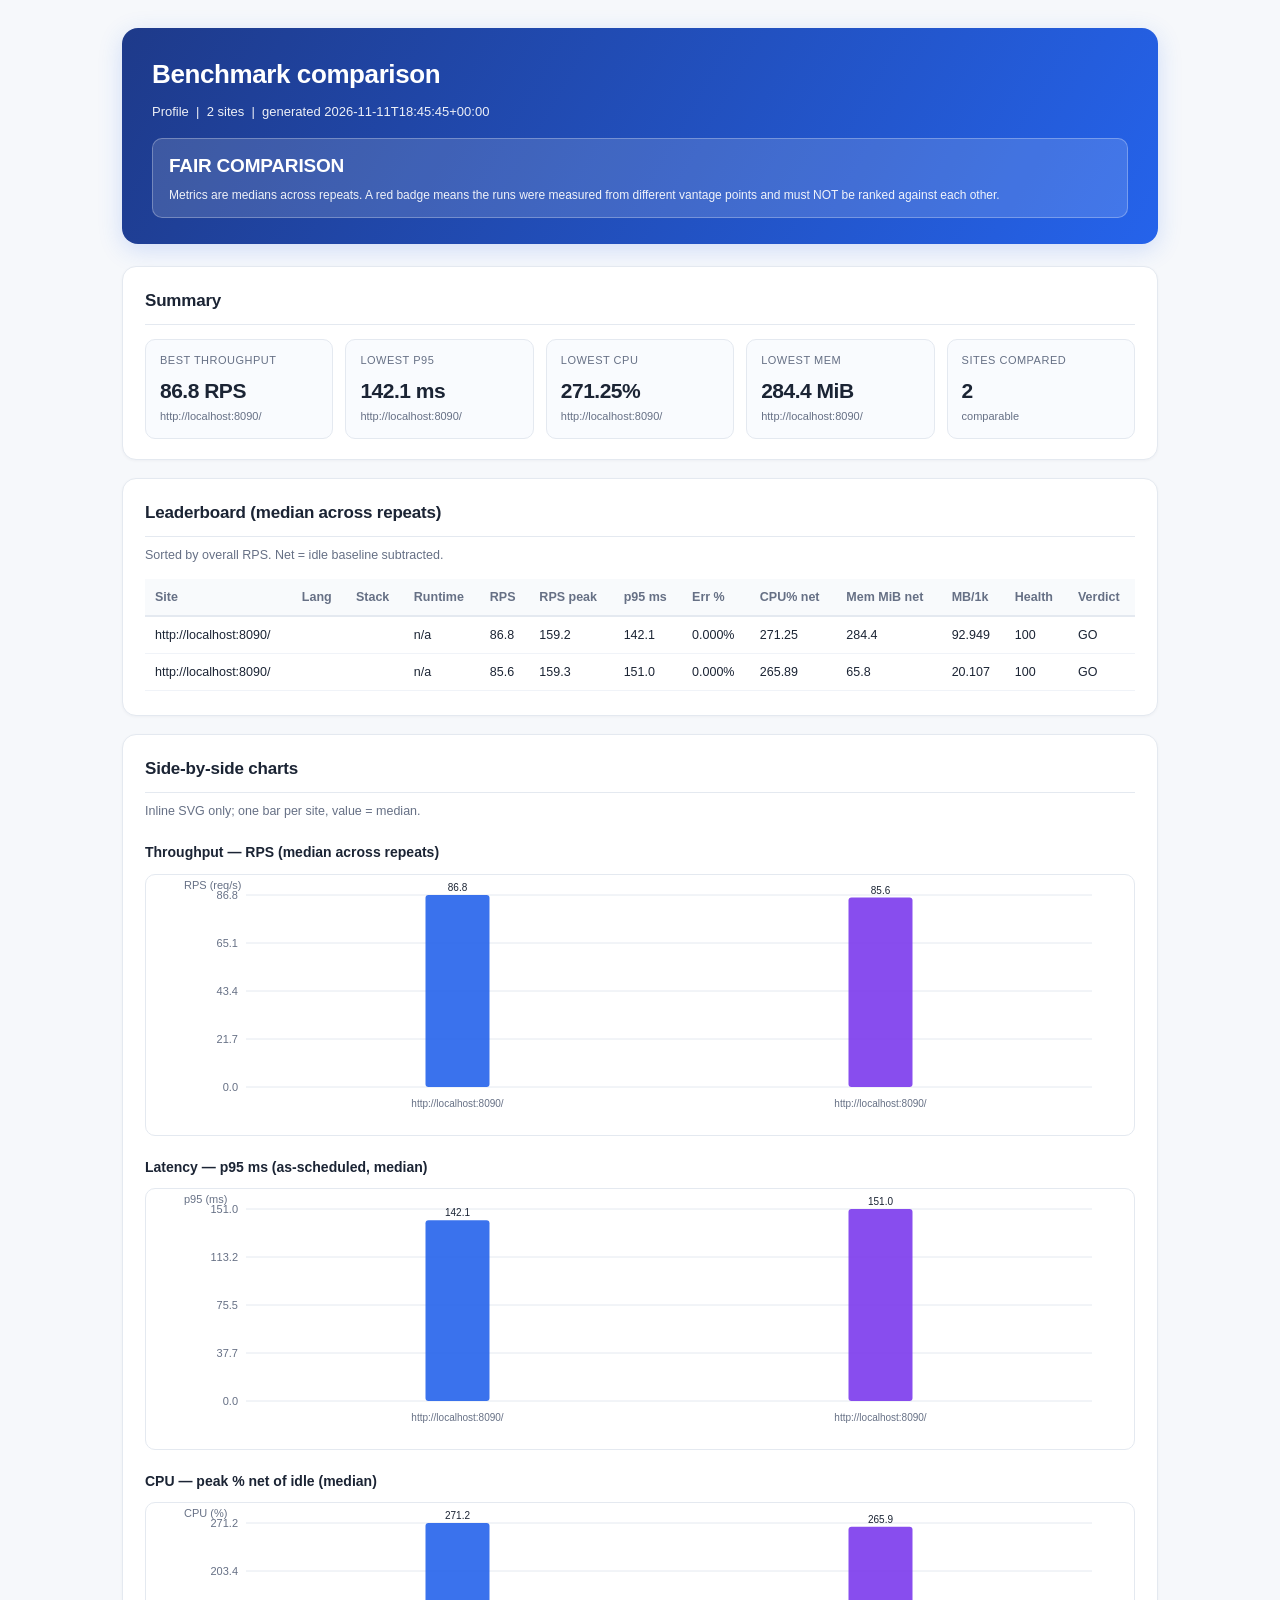
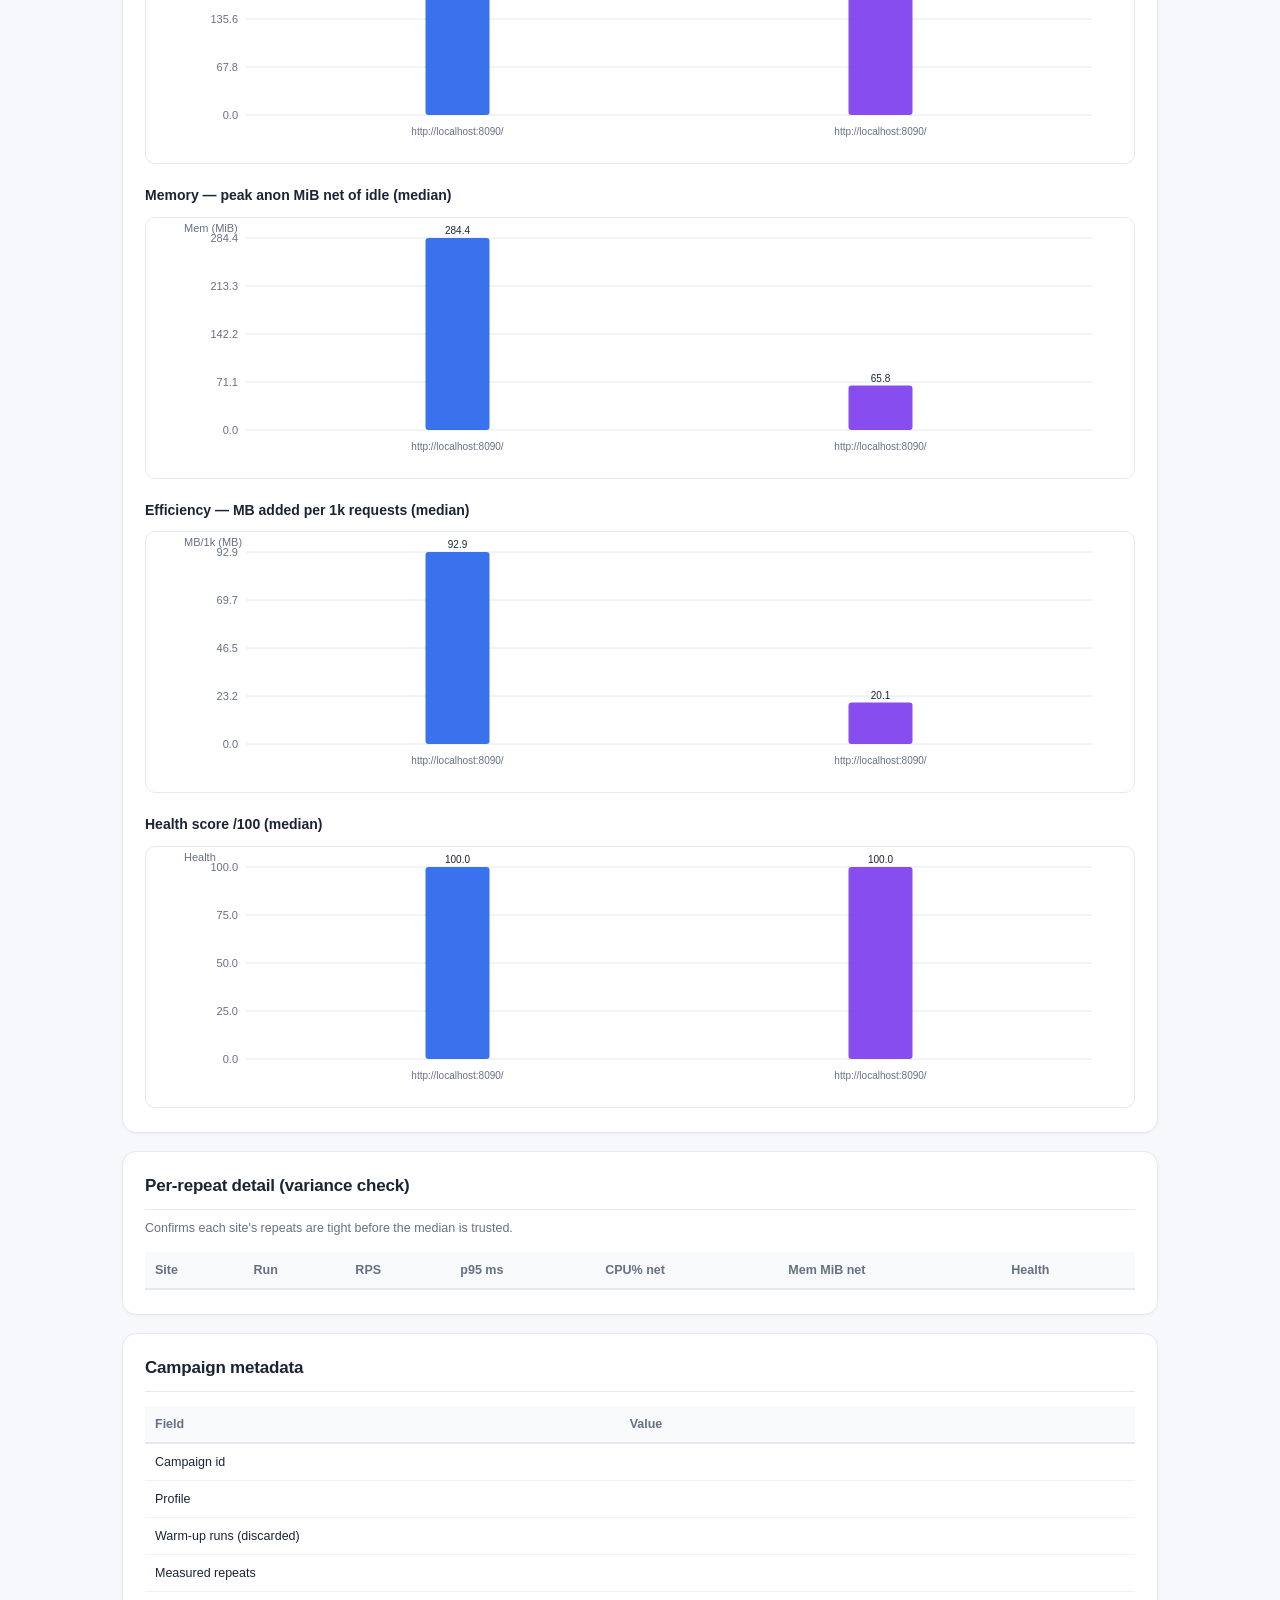
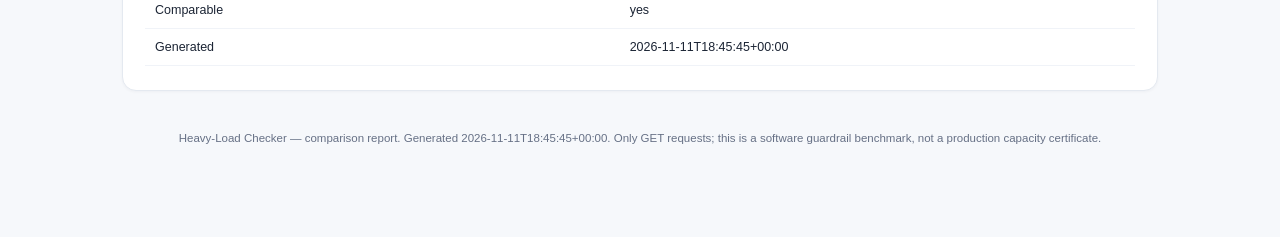
<file: benchmarks/compare-20261112-004545/report.html>
<!DOCTYPE html><html lang="en"><head><meta charset="utf-8">
<meta name="viewport" content="width=device-width,initial-scale=1">
<title>Heavy-Load Checker - Benchmark comparison</title>
<style>
*{box-sizing:border-box}
body{margin:0;background:#f6f8fb;color:#1b2434;
 font:14px/1.6 -apple-system,BlinkMacSystemFont,"Segoe UI",Roboto,Helvetica,Arial,sans-serif}
.wrap{max-width:1080px;margin:0 auto;padding:28px 22px 70px}
header.top{background:linear-gradient(120deg,#1e3a8a,#2563eb);color:#fff;
 border-radius:16px;padding:26px 30px;margin-bottom:22px;box-shadow:0 6px 24px rgba(37,99,235,.18)}
header.top h1{margin:0 0 6px;font-size:26px;letter-spacing:-.4px}
header.top p{margin:2px 0;opacity:.92;font-size:13px}
.vbox{margin-top:16px;background:rgba(255,255,255,.14);border:1px solid rgba(255,255,255,.28);
 border-radius:10px;padding:12px 16px}
.vbox .v{font-size:19px;font-weight:800;letter-spacing:-.2px}
.card{background:#ffffff;border:1px solid #e4e9f0;border-radius:14px;padding:20px 22px;
 margin-bottom:18px;box-shadow:0 1px 3px rgba(16,24,40,.04)}
h2{font-size:17px;margin:0 0 14px;padding-bottom:10px;border-bottom:1px solid #e4e9f0;
 letter-spacing:-.2px}
h3{font-size:14px;margin:20px 0 8px;color:#1b2434}
p.sub{color:#667085;margin:-6px 0 14px;font-size:12.5px}
table{border-collapse:collapse;width:100%;font-size:12.5px;margin:6px 0 4px}
th{background:#f8fafc;color:#667085;text-align:left;font-weight:700;
 padding:8px 10px;border-bottom:2px solid #e4e9f0;white-space:nowrap}
td{padding:8px 10px;border-bottom:1px solid #f0f3f8;vertical-align:top}
tr:hover td{background:#fbfcfe}
.kpis{display:grid;grid-template-columns:repeat(auto-fit,minmax(160px,1fr));gap:12px}
.kpi{background:#f9fbfe;border:1px solid #e4e9f0;border-radius:10px;padding:12px 14px}
.kl{font-size:11px;color:#667085;text-transform:uppercase;letter-spacing:.5px}
.kv{font-size:21px;font-weight:800;margin:4px 0 1px;letter-spacing:-.5px}
.ks{font-size:11px;color:#667085}
ul{margin:8px 0 4px;padding-left:20px}li{margin:5px 0}
.chart{border:1px solid #e4e9f0;border-radius:10px;overflow:hidden;margin:10px 0 4px}
.note{background:#f8fafc;border-left:3px solid #2563eb;padding:10px 14px;
 border-radius:0 8px 8px 0;color:#667085;font-size:12.5px;margin:10px 0}
.finding{border:1px solid #e4e9f0;border-left:4px solid #94a3b8;border-radius:0 10px 10px 0;
 padding:12px 16px;margin:10px 0;background:#fff}
.finding h4{margin:0 0 6px;font-size:13.5px}
.finding p{margin:4px 0;font-size:12.5px;color:#667085}
.finding .lbl{display:inline-block;min-width:92px;color:#1b2434;font-weight:600}
footer{color:#667085;font-size:11.5px;text-align:center;padding:20px}
code{background:#f1f5f9;padding:1px 5px;border-radius:4px;font-size:12px}
</style></head><body><div class="wrap">
<header class="top">
<h1>Benchmark comparison</h1>
<p>Profile <strong></strong> &nbsp;|&nbsp; 2 sites &nbsp;|&nbsp; generated 2026-11-11T18:45:45+00:00</p>
<div class="vbox"><div class="v" style="color:#fff">FAIR COMPARISON</div><div style="font-size:12px;margin-top:4px;opacity:.92">Metrics are medians across repeats. A red badge means the runs were measured from different vantage points and must NOT be ranked against each other.</div></div>
</header>
<section class="card"><h2>Summary</h2><div class="kpis"><div class="kpi"><div class="kl">Best throughput</div><div class="kv" style="color:#1b2434">86.8 RPS</div><div class="ks">http://localhost:8090/</div></div><div class="kpi"><div class="kl">Lowest p95</div><div class="kv" style="color:#1b2434">142.1 ms</div><div class="ks">http://localhost:8090/</div></div><div class="kpi"><div class="kl">Lowest CPU</div><div class="kv" style="color:#1b2434">271.25%</div><div class="ks">http://localhost:8090/</div></div><div class="kpi"><div class="kl">Lowest mem</div><div class="kv" style="color:#1b2434">284.4 MiB</div><div class="ks">http://localhost:8090/</div></div><div class="kpi"><div class="kl">Sites compared</div><div class="kv" style="color:#1b2434">2</div><div class="ks">comparable</div></div></div></section>
<section class="card"><h2>Leaderboard (median across repeats)</h2><p class="sub">Sorted by overall RPS. Net = idle baseline subtracted.</p><table class=""><thead><tr><th>Site</th><th>Lang</th><th>Stack</th><th>Runtime</th><th>RPS</th><th>RPS peak</th><th>p95 ms</th><th>Err %</th><th>CPU% net</th><th>Mem MiB net</th><th>MB/1k</th><th>Health</th><th>Verdict</th></tr></thead><tbody><tr><td>http://localhost:8090/</td><td></td><td> </td><td>n/a</td><td>86.8</td><td>159.2</td><td>142.1</td><td>0.000%</td><td>271.25</td><td>284.4</td><td>92.949</td><td>100</td><td>GO</td></tr><tr><td>http://localhost:8090/</td><td></td><td> </td><td>n/a</td><td>85.6</td><td>159.3</td><td>151.0</td><td>0.000%</td><td>265.89</td><td>65.8</td><td>20.107</td><td>100</td><td>GO</td></tr></tbody></table></section>
<section class="card"><h2>Side-by-side charts</h2><p class="sub">Inline SVG only; one bar per site, value = median.</p><h3>Throughput — RPS (median across repeats)</h3><div class="chart"><svg viewBox="0 0 940 260" width="100%" height="260" role="img" style="display:block" xmlns="http://www.w3.org/2000/svg"><rect width="940" height="260" fill="#ffffff"/><line x1="76.0" y1="212.0" x2="922.0" y2="212.0" stroke="#e4e9f0"/><text x="68.0" y="216.0" text-anchor="end" font-size="11" fill="#667085">0.0</text><line x1="76.0" y1="164.0" x2="922.0" y2="164.0" stroke="#e4e9f0"/><text x="68.0" y="168.0" text-anchor="end" font-size="11" fill="#667085">21.7</text><line x1="76.0" y1="116.0" x2="922.0" y2="116.0" stroke="#e4e9f0"/><text x="68.0" y="120.0" text-anchor="end" font-size="11" fill="#667085">43.4</text><line x1="76.0" y1="68.0" x2="922.0" y2="68.0" stroke="#e4e9f0"/><text x="68.0" y="72.0" text-anchor="end" font-size="11" fill="#667085">65.1</text><line x1="76.0" y1="20.0" x2="922.0" y2="20.0" stroke="#e4e9f0"/><text x="68.0" y="24.0" text-anchor="end" font-size="11" fill="#667085">86.8</text><rect x="255.5" y="20.0" width="64.0" height="192.0" rx="3" fill="#2563eb" opacity="0.9"/><text x="287.5" y="232.0" text-anchor="middle" font-size="10" fill="#667085">http://localhost:8090/</text><text x="287.5" y="16.0" text-anchor="middle" font-size="10" fill="#1b2434">86.8</text><rect x="678.5" y="22.6" width="64.0" height="189.4" rx="3" fill="#7c3aed" opacity="0.9"/><text x="710.5" y="232.0" text-anchor="middle" font-size="10" fill="#667085">http://localhost:8090/</text><text x="710.5" y="18.6" text-anchor="middle" font-size="10" fill="#1b2434">85.6</text><text x="14" y="14" font-size="11" fill="#667085">RPS (req/s)</text></svg></div><h3>Latency — p95 ms (as-scheduled, median)</h3><div class="chart"><svg viewBox="0 0 940 260" width="100%" height="260" role="img" style="display:block" xmlns="http://www.w3.org/2000/svg"><rect width="940" height="260" fill="#ffffff"/><line x1="76.0" y1="212.0" x2="922.0" y2="212.0" stroke="#e4e9f0"/><text x="68.0" y="216.0" text-anchor="end" font-size="11" fill="#667085">0.0</text><line x1="76.0" y1="164.0" x2="922.0" y2="164.0" stroke="#e4e9f0"/><text x="68.0" y="168.0" text-anchor="end" font-size="11" fill="#667085">37.7</text><line x1="76.0" y1="116.0" x2="922.0" y2="116.0" stroke="#e4e9f0"/><text x="68.0" y="120.0" text-anchor="end" font-size="11" fill="#667085">75.5</text><line x1="76.0" y1="68.0" x2="922.0" y2="68.0" stroke="#e4e9f0"/><text x="68.0" y="72.0" text-anchor="end" font-size="11" fill="#667085">113.2</text><line x1="76.0" y1="20.0" x2="922.0" y2="20.0" stroke="#e4e9f0"/><text x="68.0" y="24.0" text-anchor="end" font-size="11" fill="#667085">151.0</text><rect x="255.5" y="31.3" width="64.0" height="180.7" rx="3" fill="#2563eb" opacity="0.9"/><text x="287.5" y="232.0" text-anchor="middle" font-size="10" fill="#667085">http://localhost:8090/</text><text x="287.5" y="27.3" text-anchor="middle" font-size="10" fill="#1b2434">142.1</text><rect x="678.5" y="20.0" width="64.0" height="192.0" rx="3" fill="#7c3aed" opacity="0.9"/><text x="710.5" y="232.0" text-anchor="middle" font-size="10" fill="#667085">http://localhost:8090/</text><text x="710.5" y="16.0" text-anchor="middle" font-size="10" fill="#1b2434">151.0</text><text x="14" y="14" font-size="11" fill="#667085">p95 (ms)</text></svg></div><h3>CPU — peak % net of idle (median)</h3><div class="chart"><svg viewBox="0 0 940 260" width="100%" height="260" role="img" style="display:block" xmlns="http://www.w3.org/2000/svg"><rect width="940" height="260" fill="#ffffff"/><line x1="76.0" y1="212.0" x2="922.0" y2="212.0" stroke="#e4e9f0"/><text x="68.0" y="216.0" text-anchor="end" font-size="11" fill="#667085">0.0</text><line x1="76.0" y1="164.0" x2="922.0" y2="164.0" stroke="#e4e9f0"/><text x="68.0" y="168.0" text-anchor="end" font-size="11" fill="#667085">67.8</text><line x1="76.0" y1="116.0" x2="922.0" y2="116.0" stroke="#e4e9f0"/><text x="68.0" y="120.0" text-anchor="end" font-size="11" fill="#667085">135.6</text><line x1="76.0" y1="68.0" x2="922.0" y2="68.0" stroke="#e4e9f0"/><text x="68.0" y="72.0" text-anchor="end" font-size="11" fill="#667085">203.4</text><line x1="76.0" y1="20.0" x2="922.0" y2="20.0" stroke="#e4e9f0"/><text x="68.0" y="24.0" text-anchor="end" font-size="11" fill="#667085">271.2</text><rect x="255.5" y="20.0" width="64.0" height="192.0" rx="3" fill="#2563eb" opacity="0.9"/><text x="287.5" y="232.0" text-anchor="middle" font-size="10" fill="#667085">http://localhost:8090/</text><text x="287.5" y="16.0" text-anchor="middle" font-size="10" fill="#1b2434">271.2</text><rect x="678.5" y="23.8" width="64.0" height="188.2" rx="3" fill="#7c3aed" opacity="0.9"/><text x="710.5" y="232.0" text-anchor="middle" font-size="10" fill="#667085">http://localhost:8090/</text><text x="710.5" y="19.8" text-anchor="middle" font-size="10" fill="#1b2434">265.9</text><text x="14" y="14" font-size="11" fill="#667085">CPU (%)</text></svg></div><h3>Memory — peak anon MiB net of idle (median)</h3><div class="chart"><svg viewBox="0 0 940 260" width="100%" height="260" role="img" style="display:block" xmlns="http://www.w3.org/2000/svg"><rect width="940" height="260" fill="#ffffff"/><line x1="76.0" y1="212.0" x2="922.0" y2="212.0" stroke="#e4e9f0"/><text x="68.0" y="216.0" text-anchor="end" font-size="11" fill="#667085">0.0</text><line x1="76.0" y1="164.0" x2="922.0" y2="164.0" stroke="#e4e9f0"/><text x="68.0" y="168.0" text-anchor="end" font-size="11" fill="#667085">71.1</text><line x1="76.0" y1="116.0" x2="922.0" y2="116.0" stroke="#e4e9f0"/><text x="68.0" y="120.0" text-anchor="end" font-size="11" fill="#667085">142.2</text><line x1="76.0" y1="68.0" x2="922.0" y2="68.0" stroke="#e4e9f0"/><text x="68.0" y="72.0" text-anchor="end" font-size="11" fill="#667085">213.3</text><line x1="76.0" y1="20.0" x2="922.0" y2="20.0" stroke="#e4e9f0"/><text x="68.0" y="24.0" text-anchor="end" font-size="11" fill="#667085">284.4</text><rect x="255.5" y="20.0" width="64.0" height="192.0" rx="3" fill="#2563eb" opacity="0.9"/><text x="287.5" y="232.0" text-anchor="middle" font-size="10" fill="#667085">http://localhost:8090/</text><text x="287.5" y="16.0" text-anchor="middle" font-size="10" fill="#1b2434">284.4</text><rect x="678.5" y="167.6" width="64.0" height="44.4" rx="3" fill="#7c3aed" opacity="0.9"/><text x="710.5" y="232.0" text-anchor="middle" font-size="10" fill="#667085">http://localhost:8090/</text><text x="710.5" y="163.6" text-anchor="middle" font-size="10" fill="#1b2434">65.8</text><text x="14" y="14" font-size="11" fill="#667085">Mem (MiB)</text></svg></div><h3>Efficiency — MB added per 1k requests (median)</h3><div class="chart"><svg viewBox="0 0 940 260" width="100%" height="260" role="img" style="display:block" xmlns="http://www.w3.org/2000/svg"><rect width="940" height="260" fill="#ffffff"/><line x1="76.0" y1="212.0" x2="922.0" y2="212.0" stroke="#e4e9f0"/><text x="68.0" y="216.0" text-anchor="end" font-size="11" fill="#667085">0.0</text><line x1="76.0" y1="164.0" x2="922.0" y2="164.0" stroke="#e4e9f0"/><text x="68.0" y="168.0" text-anchor="end" font-size="11" fill="#667085">23.2</text><line x1="76.0" y1="116.0" x2="922.0" y2="116.0" stroke="#e4e9f0"/><text x="68.0" y="120.0" text-anchor="end" font-size="11" fill="#667085">46.5</text><line x1="76.0" y1="68.0" x2="922.0" y2="68.0" stroke="#e4e9f0"/><text x="68.0" y="72.0" text-anchor="end" font-size="11" fill="#667085">69.7</text><line x1="76.0" y1="20.0" x2="922.0" y2="20.0" stroke="#e4e9f0"/><text x="68.0" y="24.0" text-anchor="end" font-size="11" fill="#667085">92.9</text><rect x="255.5" y="20.0" width="64.0" height="192.0" rx="3" fill="#2563eb" opacity="0.9"/><text x="287.5" y="232.0" text-anchor="middle" font-size="10" fill="#667085">http://localhost:8090/</text><text x="287.5" y="16.0" text-anchor="middle" font-size="10" fill="#1b2434">92.9</text><rect x="678.5" y="170.5" width="64.0" height="41.5" rx="3" fill="#7c3aed" opacity="0.9"/><text x="710.5" y="232.0" text-anchor="middle" font-size="10" fill="#667085">http://localhost:8090/</text><text x="710.5" y="166.5" text-anchor="middle" font-size="10" fill="#1b2434">20.1</text><text x="14" y="14" font-size="11" fill="#667085">MB/1k (MB)</text></svg></div><h3>Health score /100 (median)</h3><div class="chart"><svg viewBox="0 0 940 260" width="100%" height="260" role="img" style="display:block" xmlns="http://www.w3.org/2000/svg"><rect width="940" height="260" fill="#ffffff"/><line x1="76.0" y1="212.0" x2="922.0" y2="212.0" stroke="#e4e9f0"/><text x="68.0" y="216.0" text-anchor="end" font-size="11" fill="#667085">0.0</text><line x1="76.0" y1="164.0" x2="922.0" y2="164.0" stroke="#e4e9f0"/><text x="68.0" y="168.0" text-anchor="end" font-size="11" fill="#667085">25.0</text><line x1="76.0" y1="116.0" x2="922.0" y2="116.0" stroke="#e4e9f0"/><text x="68.0" y="120.0" text-anchor="end" font-size="11" fill="#667085">50.0</text><line x1="76.0" y1="68.0" x2="922.0" y2="68.0" stroke="#e4e9f0"/><text x="68.0" y="72.0" text-anchor="end" font-size="11" fill="#667085">75.0</text><line x1="76.0" y1="20.0" x2="922.0" y2="20.0" stroke="#e4e9f0"/><text x="68.0" y="24.0" text-anchor="end" font-size="11" fill="#667085">100.0</text><rect x="255.5" y="20.0" width="64.0" height="192.0" rx="3" fill="#2563eb" opacity="0.9"/><text x="287.5" y="232.0" text-anchor="middle" font-size="10" fill="#667085">http://localhost:8090/</text><text x="287.5" y="16.0" text-anchor="middle" font-size="10" fill="#1b2434">100.0</text><rect x="678.5" y="20.0" width="64.0" height="192.0" rx="3" fill="#7c3aed" opacity="0.9"/><text x="710.5" y="232.0" text-anchor="middle" font-size="10" fill="#667085">http://localhost:8090/</text><text x="710.5" y="16.0" text-anchor="middle" font-size="10" fill="#1b2434">100.0</text><text x="14" y="14" font-size="11" fill="#667085">Health </text></svg></div></section>
<section class="card"><h2>Per-repeat detail (variance check)</h2><p class="sub">Confirms each site&#x27;s repeats are tight before the median is trusted.</p><table class=""><thead><tr><th>Site</th><th>Run</th><th>RPS</th><th>p95 ms</th><th>CPU% net</th><th>Mem MiB net</th><th>Health</th></tr></thead><tbody></tbody></table></section>
<section class="card"><h2>Campaign metadata</h2><table class=""><thead><tr><th>Field</th><th>Value</th></tr></thead><tbody><tr><td>Campaign id</td><td></td></tr><tr><td>Profile</td><td></td></tr><tr><td>Warm-up runs (discarded)</td><td></td></tr><tr><td>Measured repeats</td><td></td></tr><tr><td>Comparable</td><td>yes</td></tr><tr><td>Generated</td><td>2026-11-11T18:45:45+00:00</td></tr></tbody></table></section>
<footer>Heavy-Load Checker — comparison report. Generated 2026-11-11T18:45:45+00:00. Only GET requests; this is a software guardrail benchmark, not a production capacity certificate.</footer>
</div></body></html>
</file>
